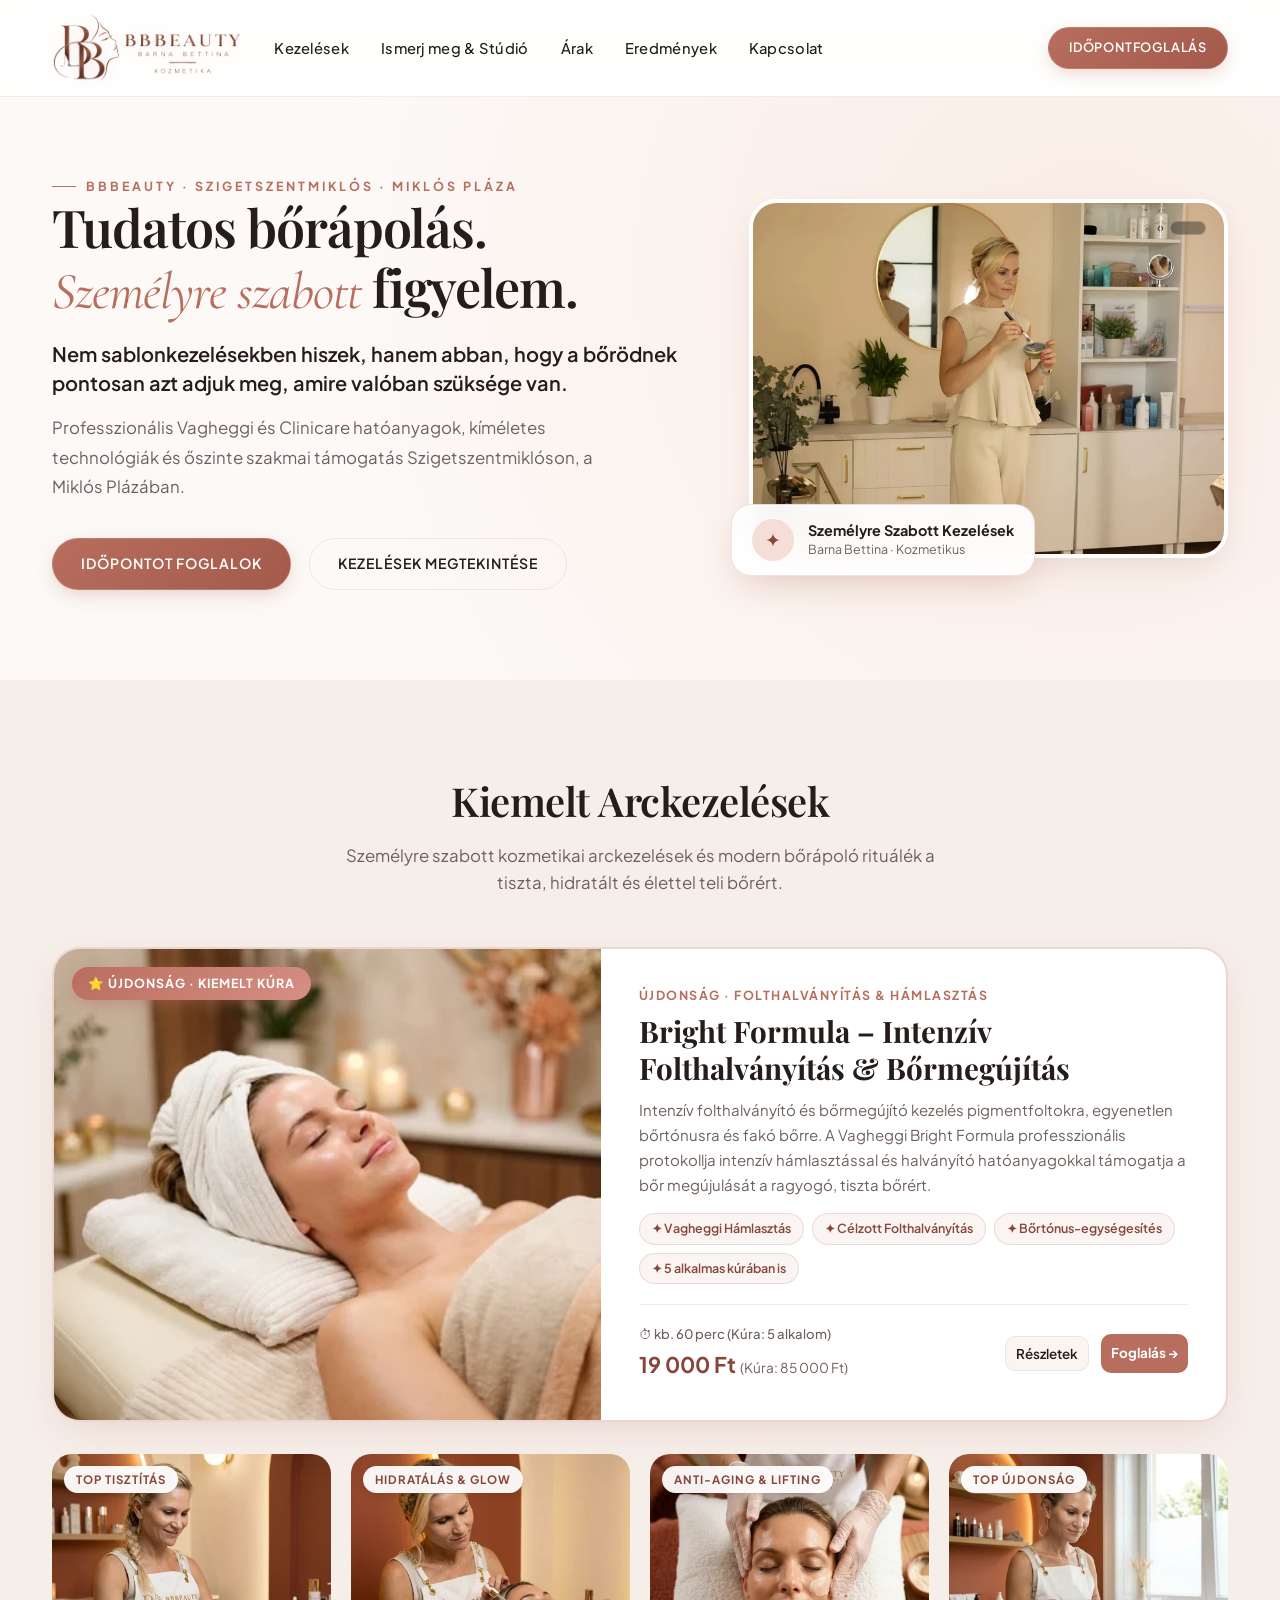
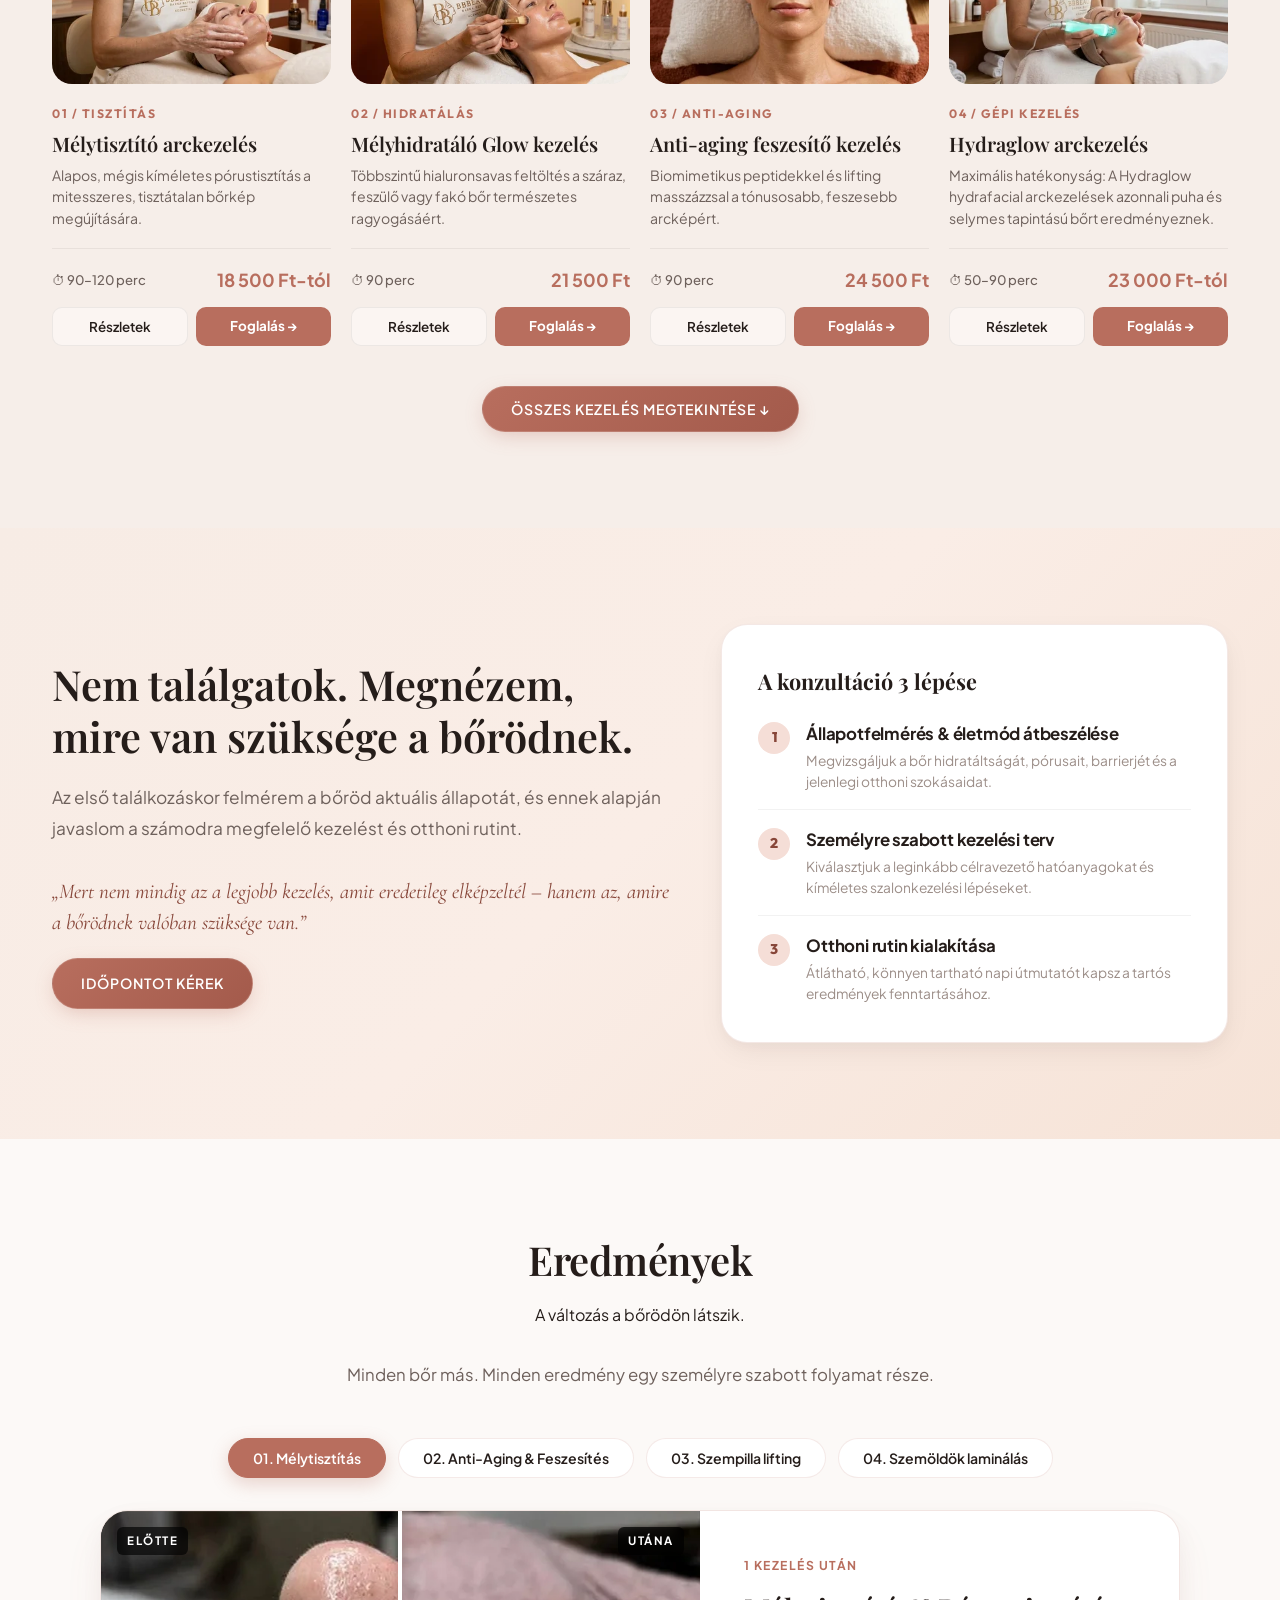
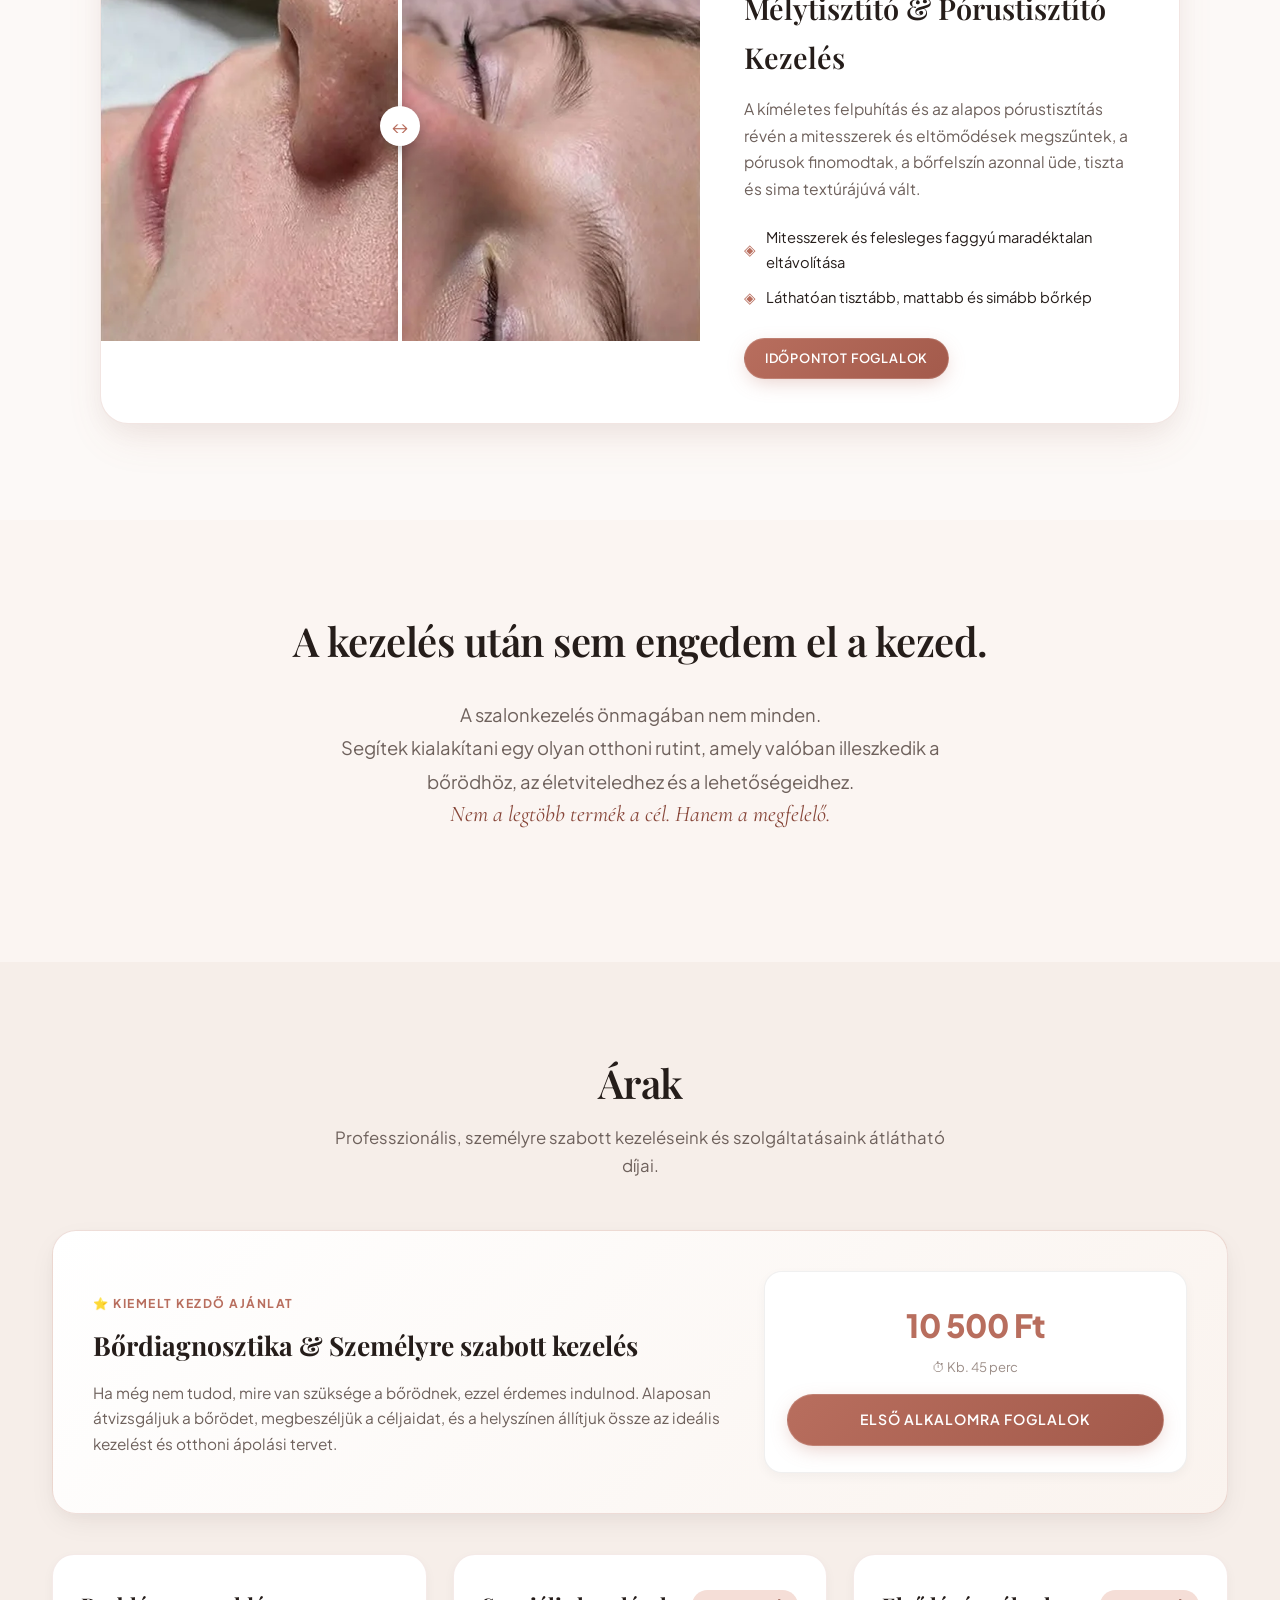
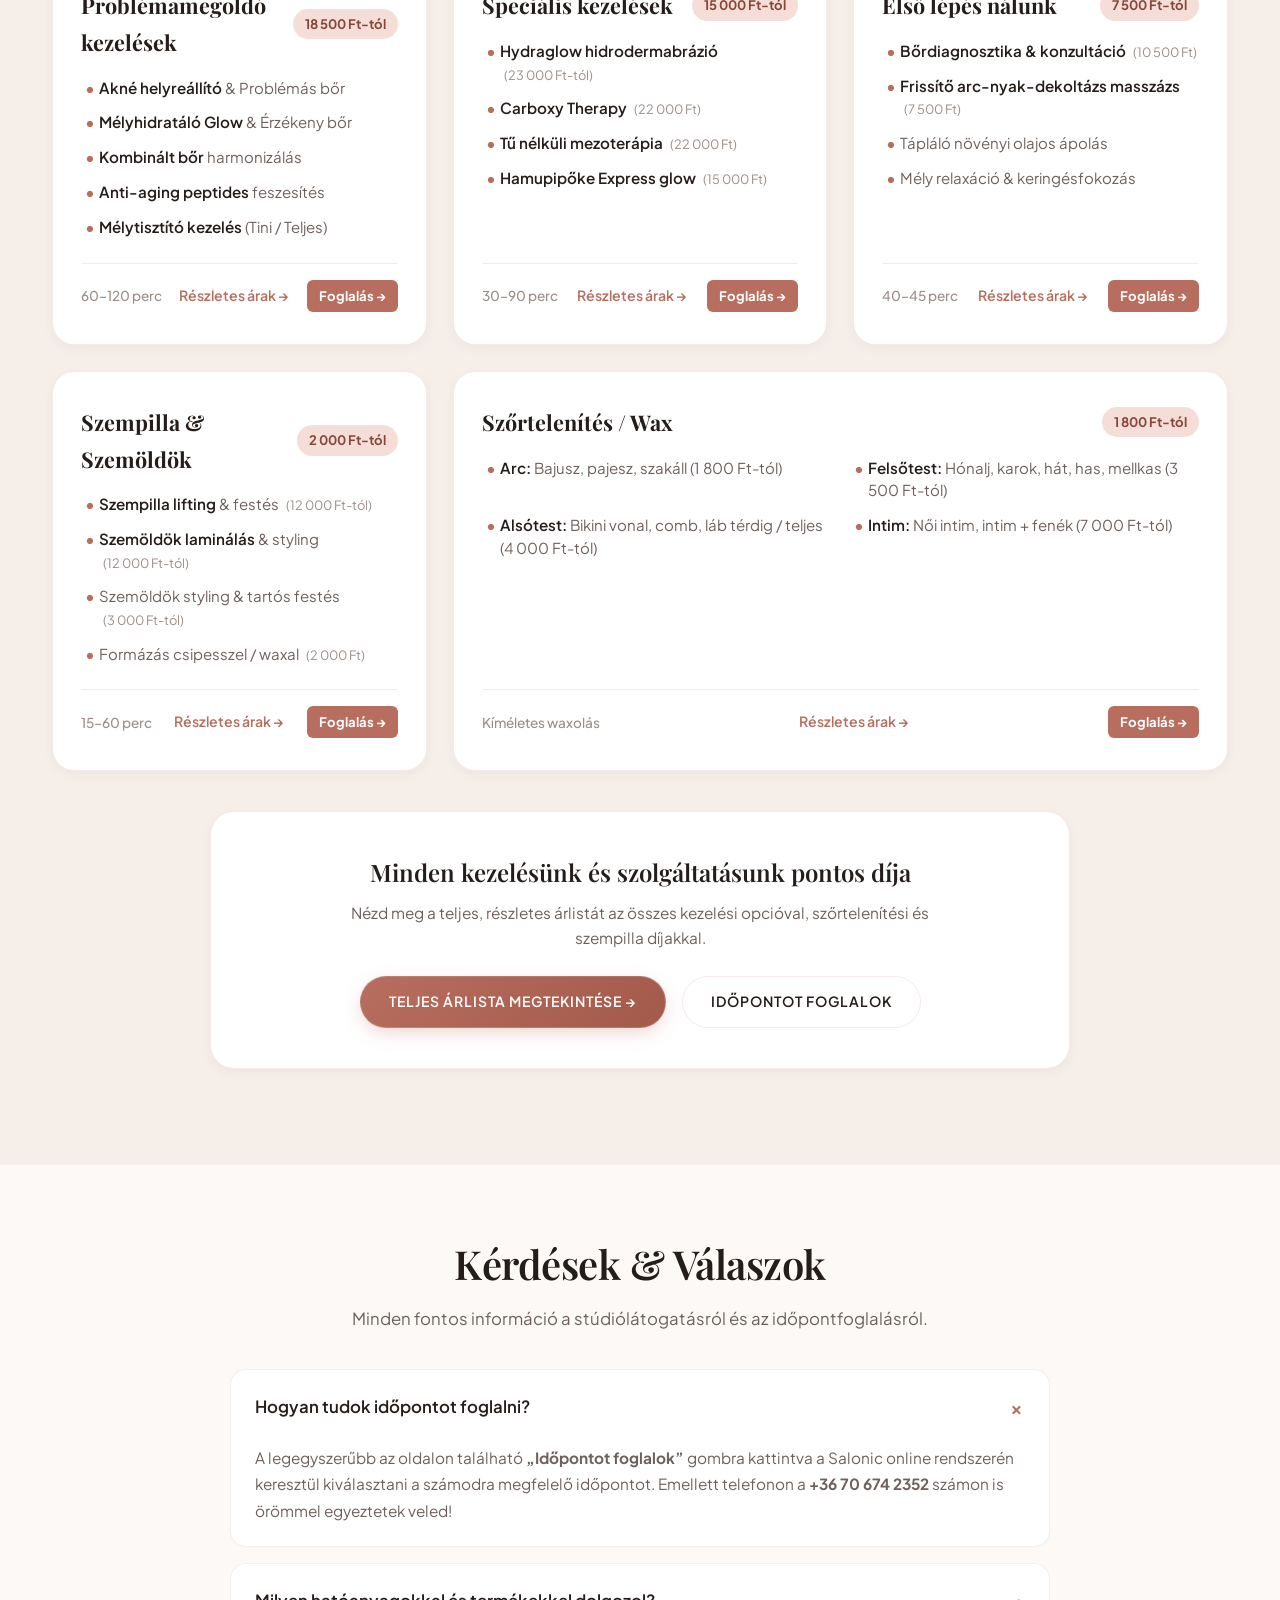
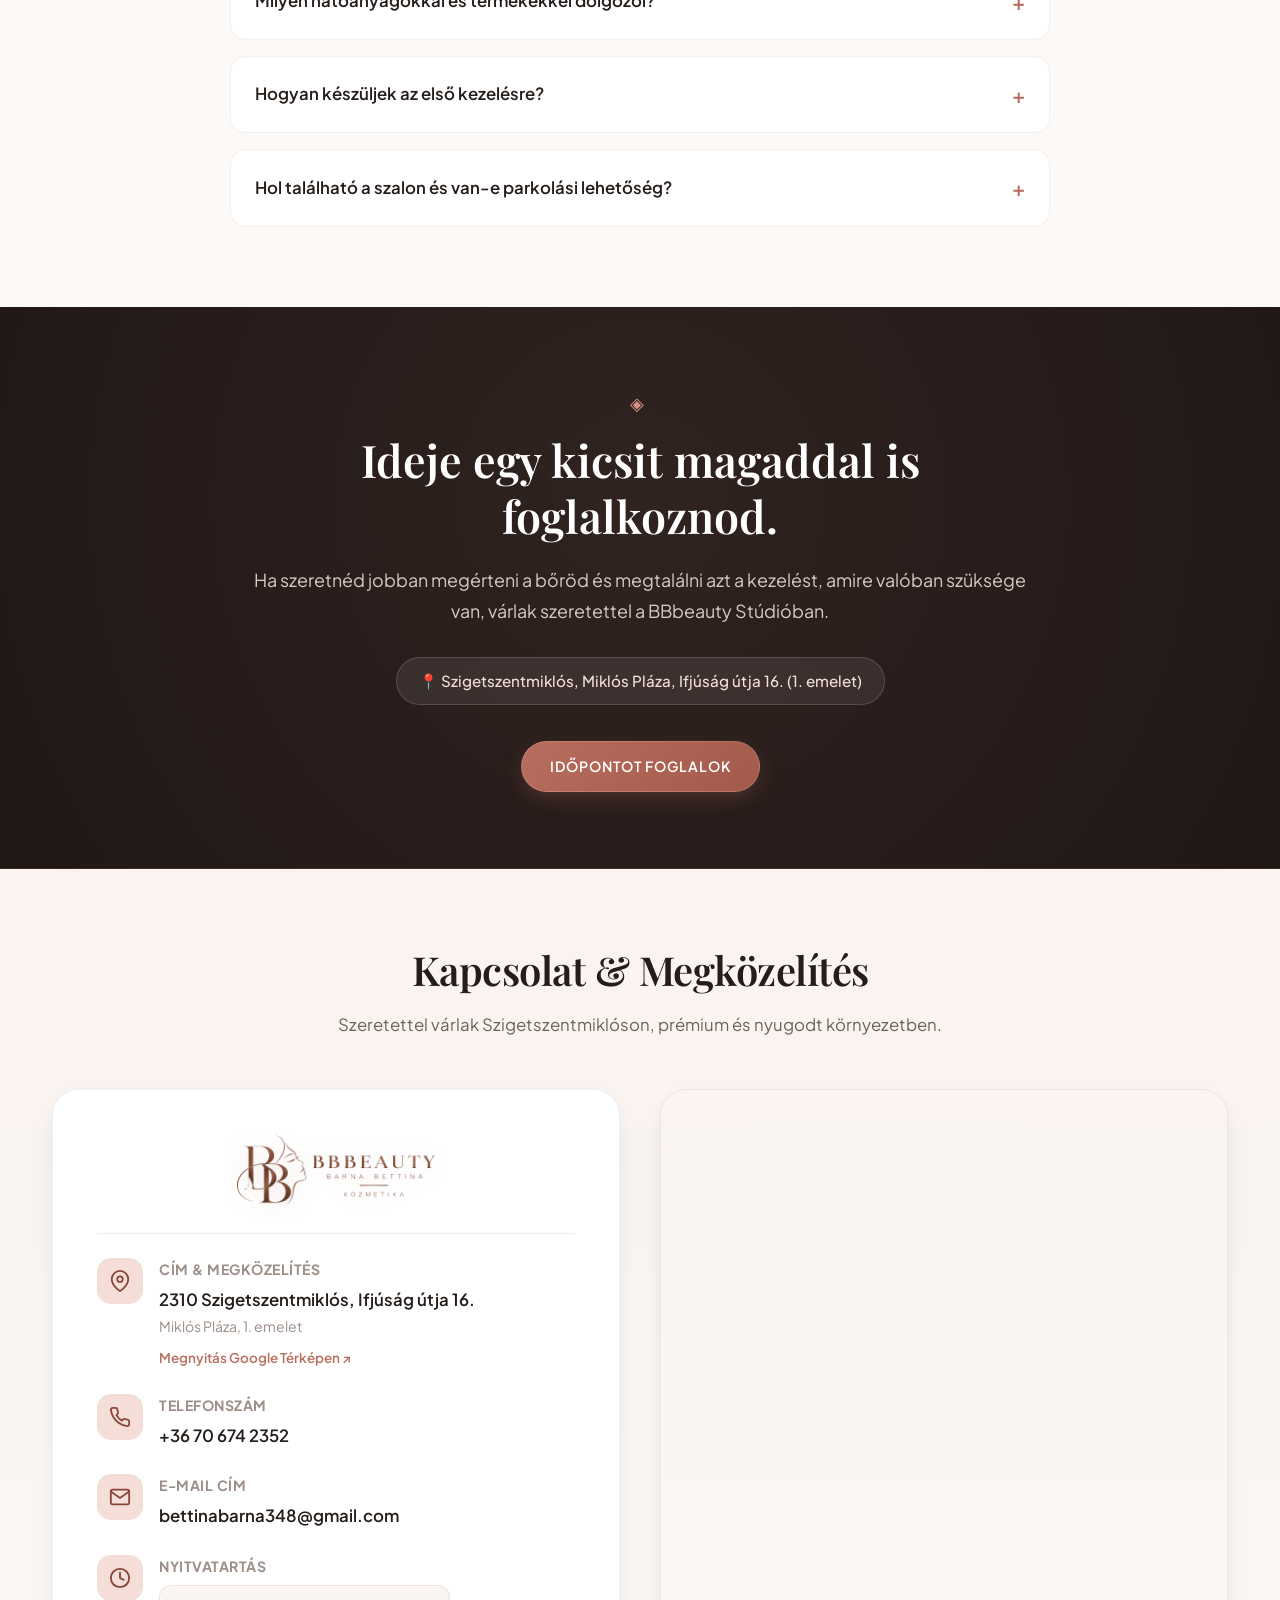
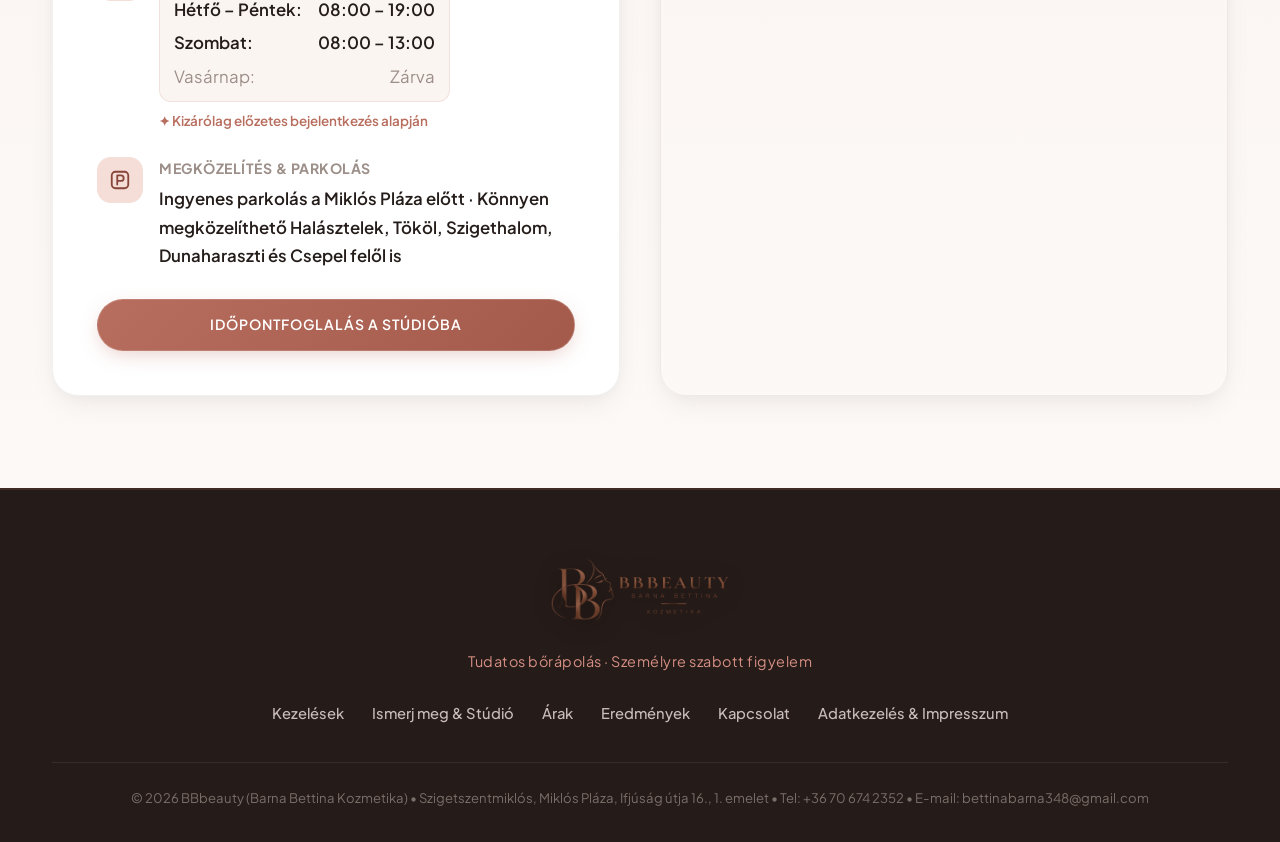
<file: index.html>
<!DOCTYPE html>

<html lang="hu">
<head>
<!-- Google tag (gtag.js) -->
<script async src="https://www.googletagmanager.com/gtag/js?id=G-3BNVEBYM7K"></script>
<script>
  window.dataLayer = window.dataLayer || [];
  function gtag(){dataLayer.push(arguments);}
  gtag('js', new Date());

  gtag('config', 'G-3BNVEBYM7K');
  gtag('config', 'AW-18446564317');
</script>
<meta charset="utf-8"/>
<meta content="width=device-width, initial-scale=1.0" name="viewport"/>
<title>BBbeauty Kozmetika Szigetszentmiklós · Prémium Arckezelések</title>
<meta content="Tudatos bőrápolás Szigetszentmiklóson a Miklós Plázában. Vagheggi és Clinicare kezelések, mélytisztítás, hialuronsavas és oxigénes arckezelések. Foglalj időpontot!" name="description"/>
<meta content="index, follow, max-image-preview:large, max-snippet:-1, max-video-preview:-1" name="robots"/>
<link href="https://bbbeautykozmetika.hu/" rel="canonical"/>
<link href="favicon.ico" rel="icon" sizes="any"/>
<link href="favicon-32x32.png" rel="icon" sizes="32x32" type="image/png"/>
<link href="favicon-16x16.png" rel="icon" sizes="16x16" type="image/png"/>
<link href="apple-touch-icon.png" rel="apple-touch-icon"/>
<link href="manifest.json" rel="manifest"/>
<meta content="#B86E5E" name="theme-color"/>
<!-- OpenGraph / Social SEO -->
<meta content="website" property="og:type"/>
<meta content="hu_HU" property="og:locale"/>
<meta content="https://bbbeautykozmetika.hu/" property="og:url"/>
<meta content="BBbeauty Kozmetika Szigetszentmiklós" property="og:site_name"/>
<meta content="BBbeauty Kozmetika Szigetszentmiklós · Prémium Arckezelések" property="og:title"/>
<meta content="Tudatos bőrápolás Szigetszentmiklóson a Miklós Plázában. Vagheggi és Clinicare kezelések, mélytisztítás, hialuronsavas és oxigénes arckezelések. Foglalj időpontot!" property="og:description"/>
<meta content="https://bbbeautykozmetika.hu/images/bbbeauty-oxytech-glow-arckezeles-szigetszentmiklos-1200.jpg" property="og:image"/>
<meta content="1200" property="og:image:width"/>
<meta content="900" property="og:image:height"/>
<meta content="BBbeauty Kozmetika Szigetszentmiklós - Barna Bettina" property="og:image:alt"/>
<meta content="summary_large_image" name="twitter:card"/>
<meta content="BBbeauty Kozmetika Szigetszentmiklós · Prémium Arckezelések" name="twitter:title"/>
<meta content="https://bbbeautykozmetika.hu/images/bbbeauty-oxytech-glow-arckezeles-szigetszentmiklos-1200.jpg" name="twitter:image"/>
<!-- Schema.org LocalBusiness Structured Data -->
<script type="application/ld+json">
{
  "@context": "https://schema.org",
  "@graph": [
    {
      "@type": "BeautySalon",
      "@id": "https://bbbeautykozmetika.hu/#salon",
      "name": "BBbeauty Kozmetika - Barna Bettina",
      "url": "https://bbbeautykozmetika.hu/",
      "image": [
        "https://bbbeautykozmetika.hu/images/bbbeauty-bright-formula-folthalvanyito-kezeles-1200.jpg",
        "https://bbbeautykozmetika.hu/images/bbbeauty-oxytech-glow-arckezeles-szigetszentmiklos-1200.jpg",
        "https://bbbeautykozmetika.hu/images/bbbeauty-barna-bettina-kozmetikus-szigetszentmiklos-1200.jpg"
      ],
      "description": "Személyre szabott arckezelések, tudatos bőrápolás, Vagheggi Bright Formula hámlasztás, gépi kezelések és olasz fitokozmetika Szigetszentmiklóson a Miklós Plázában.",
      "serviceType": [
        "Kozmetika Szigetszentmiklós",
        "Bright Formula pigmentfolt halványítás és hámlasztás",
        "Bőrmegújító arckezelések",
        "Személyre szabott arckezelés",
        "Arctisztítás és akné kezelés",
        "Hydraglow hidrodermabrázió",
        "Anti-aging kezelés",
        "Szempilla lifting",
        "Szemöldök laminálás"
      ],
      "areaServed": [
        "Szigetszentmiklós",
        "Halásztelek",
        "Tököl",
        "Szigethalom",
        "Dunaharaszti",
        "Csepel"
      ],
      "address": {
        "@type": "PostalAddress",
        "streetAddress": "Ifjúság útja 16., Miklós Pláza 1. emelet",
        "addressLocality": "Szigetszentmiklós",
        "postalCode": "2310",
        "addressCountry": "HU"
      },
      "geo": {
        "@type": "GeoCoordinates",
        "latitude": 47.3456,
        "longitude": 19.0483
      },
      "telephone": "+36706742352",
      "email": "bettinabarna348@gmail.com",
      "priceRange": "$$",
      "openingHoursSpecification": [
        {
          "@type": "OpeningHoursSpecification",
          "dayOfWeek": ["Monday", "Tuesday", "Wednesday", "Thursday", "Friday"],
          "opens": "08:00",
          "closes": "19:00"
        },
        {
          "@type": "OpeningHoursSpecification",
          "dayOfWeek": "Saturday",
          "opens": "08:00",
          "closes": "13:00"
        }
      ]
    },
    {
      "@type": "FAQPage",
      "@id": "https://bbbeautykozmetika.hu/#faq",
      "mainEntity": [
        {
          "@type": "Question",
          "name": "Hogyan tudok időpontot foglalni?",
          "acceptedAnswer": {
            "@type": "Answer",
            "text": "A legegyszerűbb az oldalon található 'Időpontot foglalok' gombra kattintva a Salonic online rendszerén keresztül kiválasztani a számodra megfelelő időpontot. Emellett telefonon a +36 70 674 2352 számon is egyeztethetünk."
          }
        },
        {
          "@type": "Question",
          "name": "Milyen hatóanyagokkal és termékekkel dolgozol?",
          "acceptedAnswer": {
            "@type": "Answer",
            "text": "A kezelések során professzionális, magas hatóanyag-tartalmú Vagheggi olasz fitokozmetikumokkal és Clinicare orvos-kozmetikai termékekkel dolgozom a bőr egyéni állapotához igazítva."
          }
        },
        {
          "@type": "Question",
          "name": "Hogyan készüljek az első kezelésre?",
          "acceptedAnswer": {
            "@type": "Answer",
            "text": "Különösebb előkészület nem szükséges. Nyugodtan érkezhetsz sminkben is, a stúdióban kíméletesen megtisztítom az arcodat. Érdemes átgondolnod, milyen termékeket használsz most otthon."
          }
        },
        {
          "@type": "Question",
          "name": "Hol található a szalon és van-e parkolási lehetőség?",
          "acceptedAnswer": {
            "@type": "Answer",
            "text": "A stúdió Szigetszentmiklóson, a Miklós Pláza 1. emeletén található (Ifjúság útja 16.). Az épület előtt kényelmes és ingyenes parkolóhelyek állnak rendelkezésedre."
          }
        }
      ]
    }
  ]
}
</script>
<!-- Google Fonts (Non-blocking Asynchronous Preloading) -->
<link href="https://fonts.googleapis.com" rel="preconnect"/>
<link crossorigin="" href="https://fonts.gstatic.com" rel="preconnect"/>
<link as="style" href="https://fonts.googleapis.com/css2?family=Cormorant+Garamond:ital,wght@0,400;0,500;0,600;0,700;1,400;1,600&amp;family=Outfit:wght@400;500;600;700;800&amp;family=Playfair+Display:ital,wght@0,400;0,600;0,700;1,400&amp;family=Plus+Jakarta+Sans:wght@300;400;500;600;700;800&amp;display=swap" rel="preload"/>
<link href="https://fonts.googleapis.com/css2?family=Cormorant+Garamond:ital,wght@0,400;0,500;0,600;0,700;1,400;1,600&amp;family=Outfit:wght@400;500;600;700;800&amp;family=Playfair+Display:ital,wght@0,400;0,600;0,700;1,400&amp;family=Plus+Jakarta+Sans:wght@300;400;500;600;700;800&amp;display=swap" media="print" onload="this.media='all'" rel="stylesheet"/>
<noscript>
<link href="https://fonts.googleapis.com/css2?family=Cormorant+Garamond:ital,wght@0,400;0,500;0,600;0,700;1,400;1,600&amp;family=Outfit:wght@400;500;600;700;800&amp;family=Playfair+Display:ital,wght@0,400;0,600;0,700;1,400&amp;family=Plus+Jakarta+Sans:wght@300;400;500;600;700;800&amp;display=swap" rel="stylesheet"/>
</noscript>
<link href="styles.css?v=8.2" rel="stylesheet"/>
</head>
<body id="top">
<!-- ================= HEADER & NAVIGATION ================= -->
<header class="site-header">
<div class="container">
<nav class="navbar">
<a class="brand-logo" href="#top" title="BBbeauty - Vissza a tetejére">
<img alt="BBbeauty Logo Szigetszentmiklós" class="brand-logo-img" height="60" src="images/logonyujtott.png" width="168"/>
</a>
<ul class="nav-links">
<li><a class="nav-link" href="#kezelesek">Kezelések</a></li>
<li><a class="nav-link" href="rolam.html">Ismerj meg &amp; Stúdió</a></li>
<li><a class="nav-link" href="arak.html">Árak</a></li>
<li><a class="nav-link" href="#eredmenyek">Eredmények</a></li>
<li><a class="nav-link" href="#kapcsolat">Kapcsolat</a></li>
</ul>
<div class="nav-actions">
<a class="btn btn-primary btn-sm" href="https://bbbeautykozmetika.salonic.hu/showServices/?employeeId=33059&amp;placeId=14908&amp;serviceId=0" rel="noopener noreferrer" target="_blank">
            Időpontfoglalás
          </a>
<button aria-label="Menü megnyitása" class="hamburger-btn">
<span></span><span></span><span></span>
</button>
</div>
</nav>
</div>
</header>
<!-- Mobil Drawer Menü -->
<div class="drawer-backdrop"></div>
<div aria-hidden="true" class="mobile-nav-drawer">
<div class="drawer-header">
<img alt="BBbeauty Logo" decoding="async" height="54" loading="lazy" src="images/logonyujtott.png" style="height: 52px; width: auto; object-fit: contain;" width="150"/>
<button aria-label="Menü bezárása" class="drawer-close-btn">×</button>
</div>
<ul class="drawer-links">
<li><a href="#kezelesek">Kezelések</a></li>
<li><a href="rolam.html">Ismerj meg &amp; Stúdió</a></li>
<li><a href="arak.html">Árak</a></li>
<li><a href="#eredmenyek">Eredmények</a></li>
<li><a href="#arcdiagnosztika">Arcdiagnosztika</a></li>
<li><a href="#gyik">GYIK</a></li>
<li><a href="#kapcsolat">Kapcsolat</a></li>
</ul>
<div style="margin-top: auto; padding-top: 24px;">
<a class="btn btn-primary" href="https://bbbeautykozmetika.salonic.hu/showServices/?employeeId=33059&amp;placeId=14908&amp;serviceId=0" rel="noopener noreferrer" style="width: 100%;" target="_blank">
        Időpontfoglalás
      </a>
</div>
</div>
<!-- ================= 1. HERO SZEKCIÓ (SLIDERREL & V8 BRANDING) ================= -->
<section class="hero-section">
<div class="container">
<div class="hero-grid">
<div class="hero-content">
<div class="hero-tag">BBbeauty · Szigetszentmiklós · Miklós Pláza</div>
<h1 class="hero-title">
            Tudatos bőrápolás.<br/>
<em>Személyre szabott</em> figyelem.
          </h1>
<p class="hero-subtitle">
            Nem sablonkezelésekben hiszek, hanem abban, hogy a bőrödnek pontosan azt adjuk meg, amire valóban szüksége van.
          </p>
<p class="hero-lead">
            Professzionális Vagheggi és Clinicare hatóanyagok, kíméletes technológiák és őszinte szakmai támogatás Szigetszentmiklóson, a Miklós Plázában.
          </p>
<div class="hero-actions">
<a class="btn btn-primary" href="https://bbbeautykozmetika.salonic.hu/showServices/?employeeId=33059&amp;placeId=14908&amp;serviceId=0" rel="noopener noreferrer" target="_blank">
              Időpontot foglalok
            </a>
<a class="btn btn-outline" href="#kezelesek">
              Kezelések megtekintése
            </a>
</div>
</div>
<div class="hero-visual">
<div class="portrait-card">
<!-- 3 Képes Finom Hero Slider -->
<div class="hero-slider-frame">
<div class="hero-slide active">
<img alt="BBbeauty Kozmetika Szigetszentmiklós - Professzionális tálkeverés és hatóanyagok előkészítése" fetchpriority="high" height="450" loading="eager" sizes="(max-width: 768px) 100vw, 600px" src="images/bbbeauty-szalon-kezeles-elokeszites-800.webp" srcset="images/bbbeauty-szalon-kezeles-elokeszites-480.webp 480w, images/bbbeauty-szalon-kezeles-elokeszites-800.webp 800w, images/bbbeauty-szalon-kezeles-elokeszites-1200.webp 1200w" width="600"/>
</div>
<div class="hero-slide">
<img alt="BBbeauty Kozmetika - Exkluzív kezelőágy és prémium szalonkörnyezet Szigetszentmiklóson" decoding="async" height="600" loading="lazy" sizes="(max-width: 768px) 100vw, 600px" src="images/bbbeauty-szalon-kezeloagy-vagheggi-800.webp" srcset="images/bbbeauty-szalon-kezeloagy-vagheggi-480.webp 480w, images/bbbeauty-szalon-kezeloagy-vagheggi-800.webp 800w, images/bbbeauty-szalon-kezeloagy-vagheggi-1200.webp 1200w" width="600"/>
</div>
<div class="hero-slide">
<img alt="BBbeauty Kozmetika - Barna Bettina kozmetikus a kezelőágynál" decoding="async" height="600" loading="lazy" sizes="(max-width: 768px) 100vw, 600px" src="images/bbbeauty-barna-bettina-kezeles-kozben-800.webp" srcset="images/bbbeauty-barna-bettina-kezeles-kozben-480.webp 480w, images/bbbeauty-barna-bettina-kezeles-kozben-800.webp 800w, images/bbbeauty-barna-bettina-kezeles-kozben-1200.webp 1200w" width="600"/>
</div>
<!-- Slider navigációs pontok -->
<div class="hero-slider-dots">
<button aria-label="1. kép megtekintése" class="slider-dot active"></button>
<button aria-label="2. kép megtekintése" class="slider-dot"></button>
<button aria-label="3. kép megtekintése" class="slider-dot"></button>
</div>
</div>
<!-- Lebegő Prémium Badge -->
<div class="portrait-floating-badge">
<div class="floating-badge-icon">✦</div>
<div>
<div class="floating-badge-title">Személyre Szabott Kezelések</div>
<div class="floating-badge-sub">Barna Bettina · Kozmetikus</div>
</div>
</div>
</div>
</div>
</div>
</div>
</section>
<!-- ================= 2. KEZELÉSEK (TOP 4 KÉPES KÁRTYA & TELJES KATALÓGUS) ================= -->
<section class="site-section section-alt" id="kezelesek">
<div class="container">
<div class="section-head-center">
<h2 class="section-title-large">Kiemelt Arckezelések</h2>
<p class="section-desc">
          Személyre szabott kozmetikai arckezelések és modern bőrápoló rituálék a tiszta, hidratált és élettel teli bőrért.
        </p>
</div>
<!-- 1. Fekvő Kiemelt Kezelés (Bright Formula – Intenzív Folthalványítás & Hámlasztás) -->
<div class="v8-signature-card">
<div class="v8-signature-img-wrap">
<img alt="BBbeauty Kozmetika Szigetszentmiklós - Bright Formula folthalványító és hámlasztó kezelés" height="900" loading="lazy" sizes="(max-width: 600px) 100vw, (max-width: 1024px) 50vw, 360px" src="images/bbbeauty-bright-formula-folthalvanyito-kezeles-800.webp" srcset="images/bbbeauty-bright-formula-folthalvanyito-kezeles-480.webp 480w, images/bbbeauty-bright-formula-folthalvanyito-kezeles-800.webp 800w, images/bbbeauty-bright-formula-folthalvanyito-kezeles-1200.webp 1200w" width="1200"/>
<span class="v8-signature-badge">⭐ Újdonság · Kiemelt Kúra</span>
</div>
<div class="v8-signature-body">
<div>
<span class="v8-signature-tag">Újdonság · Folthalványítás &amp; Hámlasztás</span>
<h3 class="v8-signature-title">Bright Formula – Intenzív Folthalványítás &amp; Bőrmegújítás</h3>
<p class="v8-signature-desc">
              Intenzív folthalványító és bőrmegújító kezelés pigmentfoltokra, egyenetlen bőrtónusra és fakó bőrre. A Vagheggi Bright Formula professzionális protokollja intenzív hámlasztással és halványító hatóanyagokkal támogatja a bőr megújulását a ragyogó, tiszta bőrért.
            </p>
<div class="v8-signature-features">
<span class="v8-signature-pill">✦ Vagheggi Hámlasztás</span>
<span class="v8-signature-pill">✦ Célzott Folthalványítás</span>
<span class="v8-signature-pill">✦ Bőrtónus-egységesítés</span>
<span class="v8-signature-pill">✦ 5 alkalmas kúrában is</span>
</div>
</div>
<div class="v8-signature-footer">
<div class="v8-signature-meta">
<span class="v8-signature-duration">⏱ kb. 60 perc (Kúra: 5 alkalom)</span>
<span class="v8-signature-price">19 000 Ft <span style="font-size: 0.85rem; font-weight: normal; color: var(--text-muted);">(Kúra: 85 000 Ft)</span></span>
</div>
<div class="v8-signature-actions">
<button class="btn-detail-link btn-treatment-detail" data-id="bright-formula">Részletek</button>
<a class="btn-card-book" href="https://bbbeautykozmetika.salonic.hu/selectDate/?employeeId=33059&amp;placeId=14908&amp;serviceId=481673&amp;back=/selectEmployee/?placeId=14908&amp;serviceId=481673" rel="noopener noreferrer" target="_blank">Foglalás →</a>
</div>
</div>
</div>
</div>
<!-- 2. További 4 Kiemelt Kezelés (4-es Kártyarács) -->
<div class="v8-top-grid">
<!-- 1. Mélytisztító arckezelés -->
<div class="v8-top-card">
<div class="v8-top-img-wrap">
<img alt="BBbeauty Kozmetika Szigetszentmiklós - Mélytisztító arckezelés és pórustisztítás" height="900" loading="lazy" sizes="(max-width: 600px) 100vw, (max-width: 1024px) 50vw, 360px" src="images/bbbeauty-melytisztito-arckezeles-szigetszentmiklos-800.webp" srcset="images/bbbeauty-melytisztito-arckezeles-szigetszentmiklos-480.webp 480w, images/bbbeauty-melytisztito-arckezeles-szigetszentmiklos-800.webp 800w, images/bbbeauty-melytisztito-arckezeles-szigetszentmiklos-1200.webp 1200w" width="1200"/>
<span class="v8-top-badge">Top Tisztítás</span>
</div>
<div class="v8-top-body">
<div>
<span class="v8-top-num">01 / TISZTÍTÁS</span>
<h3 class="v8-top-title">Mélytisztító arckezelés</h3>
<p class="v8-top-desc">Alapos, mégis kíméletes pórustisztítás a mitesszeres, tisztátalan bőrkép megújítására.</p>
</div>
<div class="v8-top-footer">
<div class="v8-top-meta">
<span class="v8-top-duration">⏱ 90–120 perc</span>
<span class="v8-top-price">18 500 Ft-tól</span>
</div>
<div class="card-action-btns">
<button class="btn-detail-link btn-treatment-detail" data-id="melytisztito-arckezeles">Részletek</button>
<a class="btn-card-book btn-treatment-detail" data-id="melytisztito-arckezeles" href="https://bbbeautykozmetika.salonic.hu/selectEmployee/?placeId=14908&amp;serviceId=479903" rel="noopener noreferrer">Foglalás →</a>
</div>
</div>
</div>
</div>
<!-- 2. Mélyhidratáló Glow kezelés -->
<div class="v8-top-card">
<div class="v8-top-img-wrap">
<img alt="BBbeauty Kozmetika Szigetszentmiklós - Mélyhidratáló Glow hialuronsavas arckezelés" height="900" loading="lazy" sizes="(max-width: 600px) 100vw, (max-width: 1024px) 50vw, 360px" src="images/bbbeauty-melyhidralato-glow-arckezeles-800.webp" srcset="images/bbbeauty-melyhidralato-glow-arckezeles-480.webp 480w, images/bbbeauty-melyhidralato-glow-arckezeles-800.webp 800w, images/bbbeauty-melyhidralato-glow-arckezeles-1200.webp 1200w" width="1200"/>
<span class="v8-top-badge">Hidratálás &amp; Glow</span>
</div>
<div class="v8-top-body">
<div>
<span class="v8-top-num">02 / HIDRATÁLÁS</span>
<h3 class="v8-top-title">Mélyhidratáló Glow kezelés</h3>
<p class="v8-top-desc">Többszintű hialuronsavas feltöltés a száraz, feszülő vagy fakó bőr természetes ragyogásáért.</p>
</div>
<div class="v8-top-footer">
<div class="v8-top-meta">
<span class="v8-top-duration">⏱ 90 perc</span>
<span class="v8-top-price">21 500 Ft</span>
</div>
<div class="card-action-btns">
<button class="btn-detail-link btn-treatment-detail" data-id="melyhidralato-glow">Részletek</button>
<a class="btn-card-book" href="https://bbbeautykozmetika.salonic.hu/selectEmployee/?placeId=14908&amp;serviceId=479908" rel="noopener noreferrer" target="_blank">Foglalás →</a>
</div>
</div>
</div>
</div>
<!-- 3. Anti-aging feszesítő kezelés -->
<div class="v8-top-card">
<div class="v8-top-img-wrap">
<img alt="BBbeauty Kozmetika Szigetszentmiklós - Anti-aging peptides lifting kezelés" height="900" loading="lazy" sizes="(max-width: 600px) 100vw, (max-width: 1024px) 50vw, 360px" src="images/bbbeauty-anti-aging-feszesito-kezeles-800.webp" srcset="images/bbbeauty-anti-aging-feszesito-kezeles-480.webp 480w, images/bbbeauty-anti-aging-feszesito-kezeles-800.webp 800w, images/bbbeauty-anti-aging-feszesito-kezeles-1200.webp 1200w" width="1200"/>
<span class="v8-top-badge">Anti-Aging &amp; Lifting</span>
</div>
<div class="v8-top-body">
<div>
<span class="v8-top-num">03 / ANTI-AGING</span>
<h3 class="v8-top-title">Anti-aging feszesítő kezelés</h3>
<p class="v8-top-desc">Biomimetikus peptidekkel és lifting masszázzsal a tónusosabb, feszesebb arcképért.</p>
</div>
<div class="v8-top-footer">
<div class="v8-top-meta">
<span class="v8-top-duration">⏱ 90 perc</span>
<span class="v8-top-price">24 500 Ft</span>
</div>
<div class="card-action-btns">
<button class="btn-detail-link btn-treatment-detail" data-id="anti-aging-feszesito">Részletek</button>
<a class="btn-card-book" href="https://bbbeautykozmetika.salonic.hu/selectEmployee/?placeId=14908&amp;serviceId=479914" rel="noopener noreferrer" target="_blank">Foglalás →</a>
</div>
</div>
</div>
</div>
<!-- 4. Hydraglow hidrodermabráziós arckezelés -->
<div class="v8-top-card">
<div class="v8-top-img-wrap">
<img alt="BBbeauty Kozmetika Szigetszentmiklós - Hydraglow hidrodermabráziós arckezelés" height="900" loading="lazy" sizes="(max-width: 600px) 100vw, (max-width: 1024px) 50vw, 360px" src="images/bbbeauty-hydraglow-hidrodermabrazio-kezeles-800.webp" srcset="images/bbbeauty-hydraglow-hidrodermabrazio-kezeles-480.webp 480w, images/bbbeauty-hydraglow-hidrodermabrazio-kezeles-800.webp 800w, images/bbbeauty-hydraglow-hidrodermabrazio-kezeles-1200.webp 1200w" width="1200"/>
<span class="v8-top-badge">Top Újdonság</span>
</div>
<div class="v8-top-body">
<div>
<span class="v8-top-num">04 / GÉPI KEZELÉS</span>
<h3 class="v8-top-title">Hydraglow arckezelés</h3>
<p class="v8-top-desc">Maximális hatékonyság: A Hydraglow hydrafacial arckezelések azonnali puha és selymes tapintású bőrt eredményeznek.</p>
</div>
<div class="v8-top-footer">
<div class="v8-top-meta">
<span class="v8-top-duration">⏱ 50–90 perc</span>
<span class="v8-top-price">23 000 Ft-tól</span>
</div>
<div class="card-action-btns">
<button class="btn-detail-link btn-treatment-detail" data-id="hydraglow-arckezeles">Részletek</button>
<a class="btn-card-book btn-treatment-detail" data-id="hydraglow-arckezeles" href="https://bbbeautykozmetika.salonic.hu/selectEmployee/?placeId=14908&amp;serviceId=480622" rel="noopener noreferrer">Foglalás →</a>
</div>
</div>
</div>
</div>
</div>
<!-- Összes kezelés megtekintése Gomb -->
<div style="text-align: center;">
<button class="btn btn-primary" id="toggleCatalogBtn">
          Összes kezelés megtekintése ↓
        </button>
</div>
<!-- Lenyíló / Részletes Katalógus Blokk (9 Kezelés Kategória Szűrőkkel) -->
<div class="treatments-catalog-wrap" id="catalogWrap" style="display: none;">
<div class="filter-tabs-bar">
<button class="filter-tab-btn active" data-filter="all">Összes Kezelés</button>
<button class="filter-tab-btn" data-filter="bormegujitas">Bőrmegújítás &amp; Halványítás</button>
<button class="filter-tab-btn" data-filter="cleansing">Mélytisztítás</button>
<button class="filter-tab-btn" data-filter="glow">Hidratálás &amp; Glow</button>
<button class="filter-tab-btn" data-filter="antiaging">Anti-aging &amp; Feszesítés</button>
<button class="filter-tab-btn" data-filter="problemas">Problémás Bőr</button>
<button class="filter-tab-btn" data-filter="sensitive">Érzékeny Bőr</button>
<button class="filter-tab-btn" data-filter="special">Gépi Kezelések</button>
</div>
<div class="treatments-grid">
<!-- 1. Bright Formula – Intenzív folthalványító & bőrmegújító kezelés -->
<div class="treatment-card-item" data-category="bormegujitas">
<div class="treatment-img-wrap">
<img alt="BBbeauty Kozmetika Szigetszentmiklós - Bright Formula folthalványító és hámlasztó kezelés" height="900" loading="lazy" sizes="(max-width: 600px) 100vw, (max-width: 1024px) 50vw, 360px" src="images/bbbeauty-bright-formula-folthalvanyito-kezeles-800.webp" srcset="images/bbbeauty-bright-formula-folthalvanyito-kezeles-480.webp 480w, images/bbbeauty-bright-formula-folthalvanyito-kezeles-800.webp 800w, images/bbbeauty-bright-formula-folthalvanyito-kezeles-1200.webp 1200w" width="1200"/>
<span class="treatment-badge-tag">⭐ Kiemelt Kúra</span>
</div>
<div class="treatment-body">
<div>
<h3 class="treatment-title">Bright Formula – Folthalványítás</h3>
<p class="treatment-desc">Intenzív folthalványító &amp; bőrmegújító kezelés pigmentfoltokra, egyenetlen bőrtónusra Vagheggi hámlasztással.</p>
</div>
<div class="treatment-footer">
<div class="treatment-meta-info">
<span class="treatment-duration">⏱ 60 perc</span>
<span class="treatment-price">19 000 Ft</span>
</div>
<div class="card-action-btns">
<button class="btn-detail-link btn-treatment-detail" data-id="bright-formula">Részletek</button>
<a class="btn-card-book" href="https://bbbeautykozmetika.salonic.hu/selectDate/?employeeId=33059&amp;placeId=14908&amp;serviceId=481673&amp;back=/selectEmployee/?placeId=14908&amp;serviceId=481673" rel="noopener noreferrer" target="_blank">Foglalás →</a>
</div>
</div>
</div>
</div>
<!-- 2. BBbeauty OxyTech Glow -->
<div class="treatment-card-item" data-category="bormegujitas special glow antiaging">
<div class="treatment-img-wrap">
<img alt="BBbeauty Kozmetika Szigetszentmiklós - OxyTech Glow oxigénes kezelés" height="900" loading="lazy" sizes="(max-width: 600px) 100vw, (max-width: 1024px) 50vw, 360px" src="images/bbbeauty-oxytech-glow-arckezeles-szigetszentmiklos-800.webp" srcset="images/bbbeauty-oxytech-glow-arckezeles-szigetszentmiklos-480.webp 480w, images/bbbeauty-oxytech-glow-arckezeles-szigetszentmiklos-800.webp 800w, images/bbbeauty-oxytech-glow-arckezeles-szigetszentmiklos-1200.webp 1200w" width="1200"/>
<span class="treatment-badge-tag">Csúcs-technológia</span>
</div>
<div class="treatment-body">
<div>
<h3 class="treatment-title">BBbeauty OxyTech Glow</h3>
<p class="treatment-desc">Komplex non-invazív oxigénterápia: gyengéd CO₂ hámlasztás, ultrahangos szérumbevitel és RF bőrfeszesítés.</p>
</div>
<div class="treatment-footer">
<div class="treatment-meta-info">
<span class="treatment-duration">⏱ 60 perc</span>
<span class="treatment-price">29 000 Ft</span>
</div>
<div class="card-action-btns">
<button class="btn-detail-link btn-treatment-detail" data-id="oxytech-glow">Részletek</button>
<a class="btn-card-book" href="https://bbbeautykozmetika.salonic.hu/selectEmployee/?placeId=14908&amp;serviceId=480621" rel="noopener noreferrer" target="_blank">Foglalás →</a>
</div>
</div>
</div>
</div>
<!-- 2. Mélytisztító arckezelés -->
<div class="treatment-card-item" data-category="cleansing">
<div class="treatment-img-wrap">
<img alt="BBbeauty Kozmetika Szigetszentmiklós - Mélytisztító arckezelés és pórustisztítás" height="900" loading="lazy" sizes="(max-width: 600px) 100vw, (max-width: 1024px) 50vw, 360px" src="images/bbbeauty-melytisztito-arckezeles-szigetszentmiklos-800.webp" srcset="images/bbbeauty-melytisztito-arckezeles-szigetszentmiklos-480.webp 480w, images/bbbeauty-melytisztito-arckezeles-szigetszentmiklos-800.webp 800w, images/bbbeauty-melytisztito-arckezeles-szigetszentmiklos-1200.webp 1200w" width="1200"/>
<span class="treatment-badge-tag">Mélytisztítás</span>
</div>
<div class="treatment-body">
<div>
<h3 class="treatment-title">Mélytisztító arckezelés</h3>
<p class="treatment-desc">Alapos, mégis kíméletes pórustisztítás a mitesszeres, tisztátalan bőrkép megújítására.</p>
</div>
<div class="treatment-footer">
<div class="treatment-meta-info">
<span class="treatment-duration">⏱ 90–120 perc</span>
<span class="treatment-price">18 500 Ft-tól</span>
</div>
<div class="card-action-btns">
<button class="btn-detail-link btn-treatment-detail" data-id="melytisztito-arckezeles">Részletek</button>
<a class="btn-card-book btn-treatment-detail" data-id="melytisztito-arckezeles" href="https://bbbeautykozmetika.salonic.hu/selectEmployee/?placeId=14908&amp;serviceId=479903" rel="noopener noreferrer">Foglalás →</a>
</div>
</div>
</div>
</div>
<!-- 3. Mélyhidratáló Glow kezelés -->
<div class="treatment-card-item" data-category="glow">
<div class="treatment-img-wrap">
<img alt="BBbeauty Kozmetika Szigetszentmiklós - Mélyhidratáló Glow hialuronsavas arckezelés" height="900" loading="lazy" sizes="(max-width: 600px) 100vw, (max-width: 1024px) 50vw, 360px" src="images/bbbeauty-melyhidralato-glow-arckezeles-800.webp" srcset="images/bbbeauty-melyhidralato-glow-arckezeles-480.webp 480w, images/bbbeauty-melyhidralato-glow-arckezeles-800.webp 800w, images/bbbeauty-melyhidralato-glow-arckezeles-1200.webp 1200w" width="1200"/>
<span class="treatment-badge-tag">Hidratálás</span>
</div>
<div class="treatment-body">
<div>
<h3 class="treatment-title">Mélyhidratáló Glow kezelés</h3>
<p class="treatment-desc">Többszintű hialuronsavas feltöltés a száraz, feszülő vagy fakó bőr természetes ragyogásáért.</p>
</div>
<div class="treatment-footer">
<div class="treatment-meta-info">
<span class="treatment-duration">⏱ 90 perc</span>
<span class="treatment-price">21 500 Ft</span>
</div>
<div class="card-action-btns">
<button class="btn-detail-link btn-treatment-detail" data-id="melyhidralato-glow">Részletek</button>
<a class="btn-card-book" href="https://bbbeautykozmetika.salonic.hu/selectEmployee/?placeId=14908&amp;serviceId=479908" rel="noopener noreferrer" target="_blank">Foglalás →</a>
</div>
</div>
</div>
</div>
<!-- 4. Anti-aging feszesítő kezelés -->
<div class="treatment-card-item" data-category="antiaging">
<div class="treatment-img-wrap">
<img alt="BBbeauty Kozmetika Szigetszentmiklós - Anti-aging peptides lifting kezelés" height="900" loading="lazy" sizes="(max-width: 600px) 100vw, (max-width: 1024px) 50vw, 360px" src="images/bbbeauty-anti-aging-feszesito-kezeles-800.webp" srcset="images/bbbeauty-anti-aging-feszesito-kezeles-480.webp 480w, images/bbbeauty-anti-aging-feszesito-kezeles-800.webp 800w, images/bbbeauty-anti-aging-feszesito-kezeles-1200.webp 1200w" width="1200"/>
<span class="treatment-badge-tag">Anti-Aging</span>
</div>
<div class="treatment-body">
<div>
<h3 class="treatment-title">Anti-aging feszesítő kezelés</h3>
<p class="treatment-desc">Biomimetikus peptidekkel és lifting masszázzsal a tónusosabb, feszesebb arcképért.</p>
</div>
<div class="treatment-footer">
<div class="treatment-meta-info">
<span class="treatment-duration">⏱ 90 perc</span>
<span class="treatment-price">24 500 Ft</span>
</div>
<div class="card-action-btns">
<button class="btn-detail-link btn-treatment-detail" data-id="anti-aging-feszesito">Részletek</button>
<a class="btn-card-book" href="https://bbbeautykozmetika.salonic.hu/selectEmployee/?placeId=14908&amp;serviceId=479914" rel="noopener noreferrer" target="_blank">Foglalás →</a>
</div>
</div>
</div>
</div>
<!-- 5. Akné helyreállító kezelés -->
<div class="treatment-card-item" data-category="problemas">
<div class="treatment-img-wrap">
<img alt="BBbeauty Kozmetika Szigetszentmiklós - Akné helyreállító problémás bőr kezelés" height="900" loading="lazy" sizes="(max-width: 600px) 100vw, (max-width: 1024px) 50vw, 360px" src="images/bbbeauty-problemas-bor-akne-kezeles-800.webp" srcset="images/bbbeauty-problemas-bor-akne-kezeles-480.webp 480w, images/bbbeauty-problemas-bor-akne-kezeles-800.webp 800w, images/bbbeauty-problemas-bor-akne-kezeles-1200.webp 1200w" width="1200"/>
<span class="treatment-badge-tag">Kiegyensúlyozás</span>
</div>
<div class="treatment-body">
<div>
<h3 class="treatment-title">Akné helyreállító kezelés</h3>
<p class="treatment-desc">Gyulladáscsökkentő, faggyúszabályozó ápolás mitesszeres, aknéra hajlamos bőrre.</p>
</div>
<div class="treatment-footer">
<div class="treatment-meta-info">
<span class="treatment-duration">⏱ 90 perc</span>
<span class="treatment-price">21 500 Ft</span>
</div>
<div class="card-action-btns">
<button class="btn-detail-link btn-treatment-detail" data-id="akne-helyreallito">Részletek</button>
<a class="btn-card-book" href="https://bbbeautykozmetika.salonic.hu/selectEmployee/?placeId=14908&amp;serviceId=479906" rel="noopener noreferrer" target="_blank">Foglalás →</a>
</div>
</div>
</div>
</div>
<!-- 6. Érzékeny bőr nyugtató rituálé -->
<div class="treatment-card-item" data-category="sensitive">
<div class="treatment-img-wrap">
<img alt="BBbeauty Kozmetika Szigetszentmiklós - Érzékeny bőr nyugtató barrier rituálé" height="900" loading="lazy" sizes="(max-width: 600px) 100vw, (max-width: 1024px) 50vw, 360px" src="images/bbbeauty-erzekeny-bor-nyugtato-kezeles-800.webp" srcset="images/bbbeauty-erzekeny-bor-nyugtato-kezeles-480.webp 480w, images/bbbeauty-erzekeny-bor-nyugtato-kezeles-800.webp 800w, images/bbbeauty-erzekeny-bor-nyugtato-kezeles-1200.webp 1200w" width="1200"/>
<span class="treatment-badge-tag">Bőrbarrier</span>
</div>
<div class="treatment-body">
<div>
<h3 class="treatment-title">Érzékeny bőr nyugtató rituálé</h3>
<p class="treatment-desc">Kifejezetten irritált, reaktív vagy kipirosodásra hajlamos arcbőr kíméletes megnyugtatása.</p>
</div>
<div class="treatment-footer">
<div class="treatment-meta-info">
<span class="treatment-duration">⏱ 90 perc</span>
<span class="treatment-price">23 500 Ft</span>
</div>
<div class="card-action-btns">
<button class="btn-detail-link btn-treatment-detail" data-id="erzekeny-bor-nyugtato">Részletek</button>
<a class="btn-card-book" href="https://bbbeautykozmetika.salonic.hu/selectEmployee/?placeId=14908&amp;serviceId=479910" rel="noopener noreferrer" target="_blank">Foglalás →</a>
</div>
</div>
</div>
</div>
<!-- 7. Kombinált bőrregeneráló kezelés -->
<div class="treatment-card-item" data-category="problemas glow">
<div class="treatment-img-wrap">
<img alt="BBbeauty Kozmetika Szigetszentmiklós - Kombinált bőrregeneráló maszkos kezelés" height="900" loading="lazy" sizes="(max-width: 600px) 100vw, (max-width: 1024px) 50vw, 360px" src="images/bbbeauty-kombinalt-bor-regeneralo-kezeles-800.webp" srcset="images/bbbeauty-kombinalt-bor-regeneralo-kezeles-480.webp 480w, images/bbbeauty-kombinalt-bor-regeneralo-kezeles-800.webp 800w, images/bbbeauty-kombinalt-bor-regeneralo-kezeles-1200.webp 1200w" width="1200"/>
<span class="treatment-badge-tag">Regenerálás</span>
</div>
<div class="treatment-body">
<div>
<h3 class="treatment-title">Kombinált bőrregeneráló kezelés</h3>
<p class="treatment-desc">Kombinált és egyensúlyát vesztett bőr komplex megújítása hatóanyagos mélytáplálással.</p>
</div>
<div class="treatment-footer">
<div class="treatment-meta-info">
<span class="treatment-duration">⏱ 60–90 perc</span>
<span class="treatment-price">18 500 Ft-tól</span>
</div>
<div class="card-action-btns">
<button class="btn-detail-link btn-treatment-detail" data-id="kombinalt-bor-kezeles">Részletek</button>
<a class="btn-card-book btn-treatment-detail" data-id="kombinalt-bor-kezeles" href="https://bbbeautykozmetika.salonic.hu/selectEmployee/?placeId=14908&amp;serviceId=479911" rel="noopener noreferrer">Foglalás →</a>
</div>
</div>
</div>
</div>
<!-- 8. Hydraglow hidrodermabráziós arckezelés -->
<div class="treatment-card-item" data-category="special">
<div class="treatment-img-wrap">
<img alt="BBbeauty Kozmetika Szigetszentmiklós - Hydraglow hidrodermabráziós arckezelés" height="900" loading="lazy" sizes="(max-width: 600px) 100vw, (max-width: 1024px) 50vw, 360px" src="images/bbbeauty-hydraglow-hidrodermabrazio-kezeles-800.webp" srcset="images/bbbeauty-hydraglow-hidrodermabrazio-kezeles-480.webp 480w, images/bbbeauty-hydraglow-hidrodermabrazio-kezeles-800.webp 800w, images/bbbeauty-hydraglow-hidrodermabrazio-kezeles-1200.webp 1200w" width="1200"/>
<span class="treatment-badge-tag">Hydrafacial</span>
</div>
<div class="treatment-body">
<div>
<h3 class="treatment-title">Hydraglow arckezelés</h3>
<p class="treatment-desc">Vákuumos Vortex folyadéksugaras pórustisztítás, savas hámlasztás és hatóanyag-bevitel.</p>
</div>
<div class="treatment-footer">
<div class="treatment-meta-info">
<span class="treatment-duration">⏱ 50–90 perc</span>
<span class="treatment-price">23 000 Ft-tól</span>
</div>
<div class="card-action-btns">
<button class="btn-detail-link btn-treatment-detail" data-id="hydraglow-arckezeles">Részletek</button>
<a class="btn-card-book btn-treatment-detail" data-id="hydraglow-arckezeles" href="https://bbbeautykozmetika.salonic.hu/selectEmployee/?placeId=14908&amp;serviceId=480622" rel="noopener noreferrer">Foglalás →</a>
</div>
</div>
</div>
</div>
<!-- 9. Carboxy Therapy -->
<div class="treatment-card-item" data-category="special">
<div class="treatment-img-wrap">
<img alt="BBbeauty Kozmetika Szigetszentmiklós - Carboxy Therapy CO2 megújító kezelés" height="900" loading="lazy" sizes="(max-width: 600px) 100vw, (max-width: 1024px) 50vw, 360px" src="images/bbbeauty-carboxy-therapy-arckezeles-800.webp" srcset="images/bbbeauty-carboxy-therapy-arckezeles-480.webp 480w, images/bbbeauty-carboxy-therapy-arckezeles-800.webp 800w, images/bbbeauty-carboxy-therapy-arckezeles-1200.webp 1200w" width="1200"/>
<span class="treatment-badge-tag">Oxigénterápia</span>
</div>
<div class="treatment-body">
<div>
<h3 class="treatment-title">Carboxy Therapy</h3>
<p class="treatment-desc">Szén-dioxid-alapú kezelés a mikrokeringés felpezsdítésére és a bőrlégzés támogatására.</p>
</div>
<div class="treatment-footer">
<div class="treatment-meta-info">
<span class="treatment-duration">⏱ 60 perc</span>
<span class="treatment-price">22 000 Ft</span>
</div>
<div class="card-action-btns">
<button class="btn-detail-link btn-treatment-detail" data-id="carboxy-therapy">Részletek</button>
<a class="btn-card-book" href="https://bbbeautykozmetika.salonic.hu/selectEmployee/?placeId=14908&amp;serviceId=479955" rel="noopener noreferrer" target="_blank">Foglalás →</a>
</div>
</div>
</div>
</div>
<!-- 10. Tű nélküli mezoterápia -->
<div class="treatment-card-item" data-category="special">
<div class="treatment-img-wrap">
<img alt="BBbeauty Kozmetika Szigetszentmiklós - Tű nélküli mezoterápia elektroporáció" height="900" loading="lazy" sizes="(max-width: 600px) 100vw, (max-width: 1024px) 50vw, 360px" src="images/bbbeauty-tu-nelkuli-mezoterapia-kezeles-800.webp" srcset="images/bbbeauty-tu-nelkuli-mezoterapia-kezeles-480.webp 480w, images/bbbeauty-tu-nelkuli-mezoterapia-kezeles-800.webp 800w, images/bbbeauty-tu-nelkuli-mezoterapia-kezeles-1200.webp 1200w" width="1200"/>
<span class="treatment-badge-tag">Elektroporáció</span>
</div>
<div class="treatment-body">
<div>
<h3 class="treatment-title">Tű nélküli mezoterápia</h3>
<p class="treatment-desc">Modern elektroporációs kezelés tűszúrás nélkül, steril orvosi hatóanyag-bevitellel.</p>
</div>
<div class="treatment-footer">
<div class="treatment-meta-info">
<span class="treatment-duration">⏱ 60 perc</span>
<span class="treatment-price">22 000 Ft</span>
</div>
<div class="card-action-btns">
<button class="btn-detail-link btn-treatment-detail" data-id="tu-nelkuli-mezoterapia">Részletek</button>
<a class="btn-card-book" href="https://bbbeautykozmetika.salonic.hu/selectEmployee/?placeId=14908&amp;serviceId=479956" rel="noopener noreferrer" target="_blank">Foglalás →</a>
</div>
</div>
</div>
</div>
<!-- 11. Hamupipőke Express -->
<div class="treatment-card-item" data-category="glow">
<div class="treatment-img-wrap">
<img alt="BBbeauty Kozmetika Szigetszentmiklós - Hamupipőke Express ragyogásfokozó kezelés" height="900" loading="lazy" sizes="(max-width: 600px) 100vw, (max-width: 1024px) 50vw, 360px" src="images/bbbeauty-hamupipoke-expressz-arckezeles-800.webp" srcset="images/bbbeauty-hamupipoke-expressz-arckezeles-480.webp 480w, images/bbbeauty-hamupipoke-expressz-arckezeles-800.webp 800w, images/bbbeauty-hamupipoke-expressz-arckezeles-1200.webp 1200w" width="1200"/>
<span class="treatment-badge-tag">Expressz Glow</span>
</div>
<div class="treatment-body">
<div>
<h3 class="treatment-title">Hamupipőke Express</h3>
<p class="treatment-desc">Gyors bőrfelfrissítés fontos esemény előtt az azonnali, üde és sima ragyogásért.</p>
</div>
<div class="treatment-footer">
<div class="treatment-meta-info">
<span class="treatment-duration">⏱ 30 perc</span>
<span class="treatment-price">15 000 Ft</span>
</div>
<div class="card-action-btns">
<button class="btn-detail-link btn-treatment-detail" data-id="hamupipoke-expressz">Részletek</button>
<a class="btn-card-book" href="https://bbbeautykozmetika.salonic.hu/selectEmployee/?placeId=14908&amp;serviceId=479957" rel="noopener noreferrer" target="_blank">Foglalás →</a>
</div>
</div>
</div>
</div>
</div>
</div>
</div>
</section>
<!-- ================= 3. ARCDIAGNOSZTIKA ================= -->
<section class="diagnostics-section" id="arcdiagnosztika">
<div class="container">
<div class="diagnostics-grid">
<div>
<h2 class="diagnostics-headline">
            Nem találgatok. Megnézem, mire van szüksége a bőrödnek.
          </h2>
<p class="diagnostics-text">
            Az első találkozáskor felmérem a bőröd aktuális állapotát, és ennek alapján javaslom a számodra megfelelő
            kezelést és otthoni rutint.
          </p>
<div class="diagnostics-quote-line">
            „Mert nem mindig az a legjobb kezelés, amit eredetileg elképzeltél – hanem az, amire a bőrödnek valóban
            szüksége van.”
          </div>
<a class="btn btn-primary" href="https://bbbeautykozmetika.salonic.hu/selectEmployee/?placeId=14908&amp;serviceId=479899" rel="noopener noreferrer" target="_blank">
            Időpontot kérek
          </a>
</div>
<div class="diagnostics-card">
<h3 style="font-family: var(--font-serif); font-size: 1.35rem; color: var(--text-main); margin-bottom: 20px;">
            A konzultáció 3 lépése
          </h3>
<div class="diag-steps-list">
<div class="diag-step-item">
<div class="diag-step-num">1</div>
<div>
<div class="diag-step-title">Állapotfelmérés &amp; életmód átbeszélése</div>
<div class="diag-step-desc">Megvizsgáljuk a bőr hidratáltságát, pórusait, barrierjét és a jelenlegi
                  otthoni szokásaidat.</div>
</div>
</div>
<div class="diag-step-item">
<div class="diag-step-num">2</div>
<div>
<div class="diag-step-title">Személyre szabott kezelési terv</div>
<div class="diag-step-desc">Kiválasztjuk a leginkább célravezető hatóanyagokat és kíméletes
                  szalonkezelési lépéseket.</div>
</div>
</div>
<div class="diag-step-item">
<div class="diag-step-num">3</div>
<div>
<div class="diag-step-title">Otthoni rutin kialakítása</div>
<div class="diag-step-desc">Átlátható, könnyen tartható napi útmutatót kapsz a tartós eredmények
                  fenntartásához.</div>
</div>
</div>
</div>
</div>
</div>
</div>
</section>
<!-- ================= 4. EREDMÉNYEK (BEFORE/AFTER SLIDER) ================= -->
<section class="site-section" id="eredmenyek">
<div class="container">
<div class="section-head-center">
<h2 class="section-title-large">Eredmények</h2>
<div class="results-subheading">
          A változás a bőrödön látszik.
        </div>
<p class="section-desc">
          Minden bőr más. Minden eredmény egy személyre szabott folyamat része.
        </p>
</div>
<div class="results-showcase">
<!-- Esettanulmány fülek -->
<div class="case-tabs-bar">
<button class="case-tab-btn active" data-index="0">01. Mélytisztítás</button>
<button class="case-tab-btn" data-index="1">02. Anti-Aging &amp; Feszesítés</button>
<button class="case-tab-btn" data-index="2">03. Szempilla lifting</button>
<button class="case-tab-btn" data-index="3">04. Szemöldök laminálás</button>
</div>
<!-- 1. Slide: Mélytisztítás -->
<div class="case-slide active" data-index="0">
<div class="ba-slider-container">
<div class="ba-img after">
<img alt="BBbeauty Szigetszentmiklós - Mélytisztító arckezelés eredménye utána" decoding="async" height="600" loading="lazy" sizes="(max-width: 768px) 100vw, 550px" src="images/bbbeauty-melytisztitas-eredmeny-utana-800.webp" srcset="images/bbbeauty-melytisztitas-eredmeny-utana-480.webp 480w, images/bbbeauty-melytisztitas-eredmeny-utana-800.webp 800w, images/bbbeauty-melytisztitas-eredmeny-utana-1200.webp 1200w" width="800"/>
<span class="ba-tag tag-after">Utána</span>
</div>
<div class="ba-img before">
<img alt="BBbeauty Szigetszentmiklós - Mélytisztító arckezelés előtt - mitesszeres pórusok" decoding="async" height="600" loading="lazy" sizes="(max-width: 768px) 100vw, 550px" src="images/bbbeauty-melytisztitas-eredmeny-elotte-800.webp" srcset="images/bbbeauty-melytisztitas-eredmeny-elotte-480.webp 480w, images/bbbeauty-melytisztitas-eredmeny-elotte-800.webp 800w, images/bbbeauty-melytisztitas-eredmeny-elotte-1200.webp 1200w" width="800"/>
<span class="ba-tag tag-before">Előtte</span>
</div>
<div class="ba-slider-handle">
<div class="ba-handle-btn">↔</div>
</div>
</div>
<div class="case-info-content">
<span class="case-badge">1 kezelés után</span>
<h3 class="case-title">Mélytisztító &amp; Pórustisztító Kezelés</h3>
<p class="case-text">
              A kíméletes felpuhítás és az alapos pórustisztítás révén a mitesszerek és eltömődések megszűntek, a pórusok finomodtak, a bőrfelszín azonnal üde, tiszta és sima textúrájúvá vált.
            </p>
<div class="case-points">
<div class="case-point-item">Mitesszerek és felesleges faggyú maradéktalan eltávolítása</div>
<div class="case-point-item">Láthatóan tisztább, mattabb és simább bőrkép</div>
</div>
<div>
<a class="btn btn-primary btn-sm" href="https://bbbeautykozmetika.salonic.hu/selectEmployee/?placeId=14908&amp;serviceId=479904" rel="noopener noreferrer" target="_blank">
                Időpontot foglalok
              </a>
</div>
</div>
</div>
<!-- 2. Slide: Anti-aging -->
<div class="case-slide" data-index="1">
<div class="ba-slider-container">
<div class="ba-img after">
<img alt="BBbeauty Szigetszentmiklós - Anti-aging feszesítő kezelés eredménye utána" decoding="async" height="600" loading="lazy" sizes="(max-width: 768px) 100vw, 550px" src="images/bbbeauty-antiaging-eredmeny-utana-800.webp" srcset="images/bbbeauty-antiaging-eredmeny-utana-480.webp 480w, images/bbbeauty-antiaging-eredmeny-utana-800.webp 800w, images/bbbeauty-antiaging-eredmeny-utana-1200.webp 1200w" width="800"/>
<span class="ba-tag tag-after">Utána</span>
</div>
<div class="ba-img before">
<img alt="BBbeauty Szigetszentmiklós - Anti-aging kezelés előtt - finom vonalak" decoding="async" height="600" loading="lazy" sizes="(max-width: 768px) 100vw, 550px" src="images/bbbeauty-antiaging-eredmeny-elotte-800.webp" srcset="images/bbbeauty-antiaging-eredmeny-elotte-480.webp 480w, images/bbbeauty-antiaging-eredmeny-elotte-800.webp 800w, images/bbbeauty-antiaging-eredmeny-elotte-1200.webp 1200w" width="800"/>
<span class="ba-tag tag-before">Előtte</span>
</div>
<div class="ba-slider-handle">
<div class="ba-handle-btn">↔</div>
</div>
</div>
<div class="case-info-content">
<span class="case-badge">Kezelés után</span>
<h3 class="case-title">Anti-Aging Peptides Feszesítés</h3>
<p class="case-text">
              A biomimetikus peptidek és a célzott lifting masszázs hatására a finom mimikai vonalak kisimultak, a bőr tónusosabb, feszesebb, hidratáltabb és élettel teli lett.
            </p>
<div class="case-points">
<div class="case-point-item">Mimikai vonalak és ráncok látható finomodása</div>
<div class="case-point-item">Feszesebb arckontúr, feltöltött és ragyogó bőr</div>
</div>
<div>
<a class="btn btn-primary btn-sm" href="https://bbbeautykozmetika.salonic.hu/selectEmployee/?placeId=14908&amp;serviceId=479914" rel="noopener noreferrer" target="_blank">
                Időpontot foglalok
              </a>
</div>
</div>
</div>
<!-- 3. Slide: Szempilla lifting -->
<div class="case-slide" data-index="2">
<div class="ba-slider-container">
<div class="ba-img after">
<img alt="BBbeauty Szigetszentmiklós - Szempilla lifting és tartós festés utána" decoding="async" height="600" loading="lazy" sizes="(max-width: 768px) 100vw, 550px" src="images/bbbeauty-szempillalifting-eredmeny-utana-800.webp" srcset="images/bbbeauty-szempillalifting-eredmeny-utana-480.webp 480w, images/bbbeauty-szempillalifting-eredmeny-utana-800.webp 800w, images/bbbeauty-szempillalifting-eredmeny-utana-1200.webp 1200w" width="800"/>
<span class="ba-tag tag-after">Utána</span>
</div>
<div class="ba-img before">
<img alt="BBbeauty Szigetszentmiklós - Szempilla lifting előtt" decoding="async" height="600" loading="lazy" sizes="(max-width: 768px) 100vw, 550px" src="images/bbbeauty-szempillalifting-eredmeny-elotte-800.webp" srcset="images/bbbeauty-szempillalifting-eredmeny-elotte-480.webp 480w, images/bbbeauty-szempillalifting-eredmeny-elotte-800.webp 800w, images/bbbeauty-szempillalifting-eredmeny-elotte-1200.webp 1200w" width="800"/>
<span class="ba-tag tag-before">Előtte</span>
</div>
<div class="ba-slider-handle">
<div class="ba-handle-btn">↔</div>
</div>
</div>
<div class="case-info-content">
<span class="case-badge">Tartós 6–8 hét</span>
<h3 class="case-title">Szempilla Lifting &amp; Tartós Festés</h3>
<p class="case-text">
              A saját szempillák tövétől való kíméletes megemelése és mélyfekete festése optikailag azonnal megnyitja a tekintetet, dúsabb és íveltebb hatást biztosítva hetekig.
            </p>
<div class="case-points">
<div class="case-point-item">Természetes íveltség és azonnal nyitottabb tekintet</div>
<div class="case-point-item">Szempillaspirál nélküli, rendezett és tartós hatás</div>
</div>
<div>
<a class="btn btn-primary btn-sm" href="https://bbbeautykozmetika.salonic.hu/selectEmployee/?placeId=14908&amp;serviceId=479960" rel="noopener noreferrer" target="_blank">
                Időpontot foglalok
              </a>
</div>
</div>
</div>
<!-- 4. Slide: Szemöldök laminálás -->
<div class="case-slide" data-index="3">
<div class="ba-slider-container">
<div class="ba-img after">
<img alt="BBbeauty Szigetszentmiklós - Szemöldök laminálás és styling utána" decoding="async" height="600" loading="lazy" sizes="(max-width: 768px) 100vw, 550px" src="images/bbbeauty-szemoldoklaminalas-eredmeny-utana-800.webp" srcset="images/bbbeauty-szemoldoklaminalas-eredmeny-utana-480.webp 480w, images/bbbeauty-szemoldoklaminalas-eredmeny-utana-800.webp 800w, images/bbbeauty-szemoldoklaminalas-eredmeny-utana-1200.webp 1200w" width="800"/>
<span class="ba-tag tag-after">Utána</span>
</div>
<div class="ba-img before">
<img alt="BBbeauty Szigetszentmiklós - Szemöldök laminálás előtt" decoding="async" height="600" loading="lazy" sizes="(max-width: 768px) 100vw, 550px" src="images/bbbeauty-szemoldoklaminalas-eredmeny-elotte-800.webp" srcset="images/bbbeauty-szemoldoklaminalas-eredmeny-elotte-480.webp 480w, images/bbbeauty-szemoldoklaminalas-eredmeny-elotte-800.webp 800w, images/bbbeauty-szemoldoklaminalas-eredmeny-elotte-1200.webp 1200w" width="800"/>
<span class="ba-tag tag-before">Előtte</span>
</div>
<div class="ba-slider-handle">
<div class="ba-handle-btn">↔</div>
</div>
</div>
<div class="case-info-content">
<span class="case-badge">Tartós 5–7 hét</span>
<h3 class="case-title">Szemöldök Laminálás &amp; Styling</h3>
<p class="case-text">
              A kósza vagy ritkásnak tűnő szőrszálak precíz irányba fésülése, tartós fixálása és formázása, amely telt, dús és szimmetrikus szemöldökívet ad az arc karakterének.
            </p>
<div class="case-points">
<div class="case-point-item">Dúsabb, szimmetrikus és rendezett szemöldökforma</div>
<div class="case-point-item">Precíz festés és hosszantartó tartás a mindennapokban</div>
</div>
<div>
<a class="btn btn-primary btn-sm" href="https://bbbeautykozmetika.salonic.hu/selectEmployee/?placeId=14908&amp;serviceId=479964" rel="noopener noreferrer" target="_blank">
                Időpontot foglalok
              </a>
</div>
</div>
</div>
</div>
</div>
</section>
<!-- ================= 5. OTTHONI BŐRÁPOLÁS ================= -->
<section class="site-section section-subtle" id="otthoni-apolas">
<div class="container">
<div class="section-head-center" style="max-width: 820px; margin: 0 auto; text-align: center;">
<h2 class="section-title-large">A kezelés után sem engedem el a kezed.</h2>
<p class="section-desc" style="font-size: 1.15rem; line-height: 1.8; margin-top: 16px;">
          A szalonkezelés önmagában nem minden.<br/>
          Segítek kialakítani egy olyan otthoni rutint, amely valóban illeszkedik a bőrödhöz, az életviteledhez és a
          lehetőségeidhez.
        </p>
<div class="home-care-statement">
          Nem a legtöbb termék a cél. Hanem a megfelelő.
        </div>
</div>
</div>
</section>
<!-- ================= 6. ÁRAK SZEKCIÓ ================= -->
<section class="site-section section-alt" id="arak">
<div class="container">
<div class="section-head-center">
<h2 class="section-title-large">Árak</h2>
<p class="section-desc">
          Professzionális, személyre szabott kezeléseink és szolgáltatásaink átlátható díjai.
        </p>
</div>
<!-- Kiemelt Első Lépés Nálunk Kártya -->
<div class="pricing-first-card">
<div>
<span class="first-tag">⭐ Kiemelt Kezdő Ajánlat</span>
<h3 class="first-title">Bőrdiagnosztika &amp; Személyre szabott kezelés</h3>
<p class="first-desc">
            Ha még nem tudod, mire van szüksége a bőrödnek, ezzel érdemes indulnod. Alaposan átvizsgáljuk a bőrödet,
            megbeszéljük a céljaidat, és a helyszínen állítjuk össze az ideális kezelést és otthoni ápolási tervet.
          </p>
</div>
<div class="first-action-box">
<div class="first-price">10 500 Ft</div>
<div class="first-time">⏱ Kb. 45 perc</div>
<a class="btn btn-primary" href="https://bbbeautykozmetika.salonic.hu/selectEmployee/?placeId=14908&amp;serviceId=479899" rel="noopener noreferrer" style="width: 100%;" target="_blank">
            Első alkalomra foglalok
          </a>
</div>
</div>
<!-- Kategória Áttekintés Rács -->
<div class="pricing-cat-grid">
<!-- 1. Probléma megoldó kezelések -->
<div class="price-box">
<div>
<div class="price-box-title">
<span>Problémamegoldó kezelések</span>
<span class="price-box-badge">18 500 Ft-tól</span>
</div>
<ul class="price-box-list">
<li><strong>Akné helyreállító</strong> &amp; Problémás bőr</li>
<li><strong>Mélyhidratáló Glow</strong> &amp; Érzékeny bőr</li>
<li><strong>Kombinált bőr</strong> harmonizálás</li>
<li><strong>Anti-aging peptides</strong> feszesítés</li>
<li><strong>Mélytisztító kezelés</strong> (Tini / Teljes)</li>
</ul>
</div>
<div class="price-box-footer">
<span class="price-box-duration">60–120 perc</span>
<a class="price-box-link" href="arak.html#problema-megoldo">Részletes árak →</a>
<a class="price-box-book-link" href="https://bbbeautykozmetika.salonic.hu/showServices/?employeeId=33059&amp;placeId=14908&amp;serviceId=0" rel="noopener noreferrer" target="_blank">Foglalás →</a>
</div>
</div>
<!-- 2. Speciális kezelések -->
<div class="price-box">
<div>
<div class="price-box-title">
<span>Speciális kezelések</span>
<span class="price-box-badge">15 000 Ft-tól</span>
</div>
<ul class="price-box-list">
<li><strong>Hydraglow hidrodermabrázió</strong> <span class="price-item-sub">(23 000 Ft-tól)</span></li>
<li><strong>Carboxy Therapy</strong> <span class="price-item-sub">(22 000 Ft)</span></li>
<li><strong>Tű nélküli mezoterápia</strong> <span class="price-item-sub">(22 000 Ft)</span></li>
<li><strong>Hamupipőke Express glow</strong> <span class="price-item-sub">(15 000 Ft)</span></li>
</ul>
</div>
<div class="price-box-footer">
<span class="price-box-duration">30–90 perc</span>
<a class="price-box-link" href="arak.html#specialis">Részletes árak →</a>
<a class="price-box-book-link" href="https://bbbeautykozmetika.salonic.hu/showServices/?employeeId=33059&amp;placeId=14908&amp;serviceId=0" rel="noopener noreferrer" target="_blank">Foglalás →</a>
</div>
</div>
<!-- 3. Frissítő masszázs & Első lépés -->
<div class="price-box">
<div>
<div class="price-box-title">
<span>Első lépés nálunk</span>
<span class="price-box-badge">7 500 Ft-tól</span>
</div>
<ul class="price-box-list">
<li><strong>Bőrdiagnosztika &amp; konzultáció</strong> <span class="price-item-sub">(10 500 Ft)</span></li>
<li><strong>Frissítő arc-nyak-dekoltázs masszázs</strong> <span class="price-item-sub">(7 500 Ft)</span></li>
<li>Tápláló növényi olajos ápolás</li>
<li>Mély relaxáció &amp; keringésfokozás</li>
</ul>
</div>
<div class="price-box-footer">
<span class="price-box-duration">40–45 perc</span>
<a class="price-box-link" href="arak.html#elso-lepes">Részletes árak →</a>
<a class="price-box-book-link" href="https://bbbeautykozmetika.salonic.hu/showServices/?employeeId=33059&amp;placeId=14908&amp;serviceId=0" rel="noopener noreferrer" target="_blank">Foglalás →</a>
</div>
</div>
<!-- 4. Szempilla & Szemöldök -->
<div class="price-box">
<div>
<div class="price-box-title">
<span>Szempilla &amp; Szemöldök</span>
<span class="price-box-badge">2 000 Ft-tól</span>
</div>
<ul class="price-box-list">
<li><strong>Szempilla lifting</strong> &amp; festés <span class="price-item-sub">(12 000 Ft-tól)</span></li>
<li><strong>Szemöldök laminálás</strong> &amp; styling <span class="price-item-sub">(12 000 Ft-tól)</span></li>
<li>Szemöldök styling &amp; tartós festés <span class="price-item-sub">(3 000 Ft-tól)</span></li>
<li>Formázás csipesszel / waxal <span class="price-item-sub">(2 000 Ft)</span></li>
</ul>
</div>
<div class="price-box-footer">
<span class="price-box-duration">15–60 perc</span>
<a class="price-box-link" href="arak.html#szempilla-szemoldok">Részletes árak →</a>
<a class="price-box-book-link" href="https://bbbeautykozmetika.salonic.hu/showServices/?employeeId=33059&amp;placeId=14908&amp;serviceId=0" rel="noopener noreferrer" target="_blank">Foglalás →</a>
</div>
</div>
<!-- 5. Szőrtelenítés / Wax -->
<div class="price-box price-box-wide">
<div>
<div class="price-box-title">
<span>Szőrtelenítés / Wax</span>
<span class="price-box-badge">1 800 Ft-tól</span>
</div>
<ul class="price-box-list price-box-list-grid">
<li><strong>Arc:</strong> Bajusz, pajesz, szakáll (1 800 Ft-tól)</li>
<li><strong>Felsőtest:</strong> Hónalj, karok, hát, has, mellkas (3 500 Ft-tól)</li>
<li><strong>Alsótest:</strong> Bikini vonal, comb, láb térdig / teljes (4 000 Ft-tól)</li>
<li><strong>Intim:</strong> Női intim, intim + fenék (7 000 Ft-tól)</li>
</ul>
</div>
<div class="price-box-footer">
<span class="price-box-duration">Kíméletes waxolás</span>
<a class="price-box-link" href="arak.html#szortelenites">Részletes árak →</a>
<a class="price-box-book-link" href="https://bbbeautykozmetika.salonic.hu/showServices/?employeeId=33059&amp;placeId=14908&amp;serviceId=0" rel="noopener noreferrer" target="_blank">Foglalás →</a>
</div>
</div>
</div>
<!-- Központi Árlista Navigációs Sáv -->
<div class="price-banner-box">
<h3 class="price-banner-title">Minden kezelésünk és szolgáltatásunk pontos díja</h3>
<p class="price-banner-desc">
          Nézd meg a teljes, részletes árlistát az összes kezelési opcióval, szőrtelenítési és szempilla díjakkal.
        </p>
<div style="display: flex; justify-content: center; gap: 16px; flex-wrap: wrap;">
<a class="btn btn-primary" href="arak.html">
            Teljes árlista megtekintése →
          </a>
<a class="btn btn-outline" href="https://bbbeautykozmetika.salonic.hu/showServices/?employeeId=33059&amp;placeId=14908&amp;serviceId=0" rel="noopener noreferrer" target="_blank">
            Időpontot foglalok
          </a>
</div>
</div>
</div>
</section>
<!-- ================= 7. GYIK ================= -->
<section class="site-section" id="gyik">
<div class="container">
<div class="section-head-center">
<h2 class="section-title-large">Kérdések &amp; Válaszok</h2>
<p class="section-desc">Minden fontos információ a stúdiólátogatásról és az időpontfoglalásról.</p>
</div>
<div class="faq-wrap">
<div class="faq-item open">
<div class="faq-header">
<span>Hogyan tudok időpontot foglalni?</span>
<span class="faq-icon">+</span>
</div>
<div class="faq-body">
<p>
              A legegyszerűbb az oldalon található <strong>„Időpontot foglalok”</strong> gombra kattintva a Salonic online rendszerén keresztül kiválasztani a számodra megfelelő időpontot. Emellett telefonon a <strong>+36 70 674 2352</strong> számon is örömmel egyeztetek veled!
            </p>
</div>
</div>
<div class="faq-item">
<div class="faq-header">
<span>Milyen hatóanyagokkal és termékekkel dolgozol?</span>
<span class="faq-icon">+</span>
</div>
<div class="faq-body">
<p>
              A kezelések során professzionális, magas hatóanyag-tartalmú kozmetikumokkal dolgozom, a bőr aktuális állapotához és egyéni igényeihez igazítva.
            </p>
<p>
              Kiemelt márkám a <strong>Vagheggi</strong>, amelynek professzionális kezelési protokolljait és otthoni bőrápolási termékeit is alkalmazom.
            </p>
<p>
              A kezelések során többek között olyan értékes hatóanyagokkal dolgozom, mint:
            </p>
<ul class="faq-body-list">
<li>hialuronsav</li>
<li>peptidek</li>
<li>antioxidánsok</li>
<li>vitaminok</li>
<li>növényi kivonatok &amp; exoszómák</li>
<li>AHA-savak</li>
<li style="grid-column: span 2;">bőrazonos és hidratáló összetevők</li>
</ul>
<p>
              Bizonyos célzott kezelésekhez (pl. Carboxy Therapy, Hamupipőke Express) a <strong>Clinicare</strong> professzionális hatóanyagait és kezelési protokolljait alkalmazom.
            </p>
</div>
</div>
<div class="faq-item">
<div class="faq-header">
<span>Hogyan készüljek az első kezelésre?</span>
<span class="faq-icon">+</span>
</div>
<div class="faq-body">
<p>
              Különösebb előkészület nem szükséges. Nyugodtan érkezhetsz sminkben is, a stúdióban kíméletesen megtisztítom az arcodat. Érdemes átgondolnod, milyen termékeket használsz most otthon, hogy a bőrdiagnosztika során azokat is át tudjuk beszélni.
            </p>
</div>
</div>
<div class="faq-item">
<div class="faq-header">
<span>Hol található a szalon és van-e parkolási lehetőség?</span>
<span class="faq-icon">+</span>
</div>
<div class="faq-body">
<p>
              A stúdió <strong>Szigetszentmiklóson, a Miklós Pláza 1. emeletén</strong> található (Ifjúság útja 16.). Az épület előtt kényelmes és ingyenes parkolóhelyek állnak rendelkezésedre.
            </p>
</div>
</div>
</div>
</div>
</section>
<!-- ================= 8. ZÁRÓ CTA SZEKCIÓ ================= -->
<section class="final-cta-section" id="idopont">
<div class="container">
<div class="final-cta-card">
<div class="final-cta-ornament">◈</div>
<h2 class="final-cta-title">
          Ideje egy kicsit magaddal is foglalkoznod.
        </h2>
<p class="final-cta-desc">
          Ha szeretnéd jobban megérteni a bőröd és megtalálni azt a kezelést, amire valóban szüksége van, várlak
          szeretettel a BBbeauty Stúdióban.
        </p>
<div class="final-location-badge">
          📍 Szigetszentmiklós, Miklós Pláza, Ifjúság útja 16. (1. emelet)
        </div>
<div>
<a class="btn btn-primary" href="https://bbbeautykozmetika.salonic.hu/showServices/?employeeId=33059&amp;placeId=14908&amp;serviceId=0" rel="noopener noreferrer" target="_blank">
            Időpontot foglalok
          </a>
</div>
</div>
</div>
</section>
<!-- ================= 9. KAPCSOLAT & TÉRKÉP ================= -->
<section class="site-section" id="kapcsolat">
<div class="container">
<div class="section-head-center">
<h2 class="section-title-large">Kapcsolat &amp; Megközelítés</h2>
<p class="section-desc">Szeretettel várlak Szigetszentmiklóson, prémium és nyugodt környezetben.</p>
</div>
<div class="contact-grid">
<div class="contact-card-box">
<div>
<div style="text-align: center; margin-bottom: 24px; padding-bottom: 20px; border-bottom: 1px solid var(--border-subtle);">
<img alt="BBbeauty Logo" src="images/logonyujtott.png" style="height: 72px; width: auto; object-fit: contain; display: inline-block; filter: drop-shadow(0 2px 10px rgba(184, 110, 94, 0.22));"/>
</div>
<div class="contact-items" style="margin-top: 0;">
<div class="contact-row-item">
<div class="contact-icon-bubble">
<svg fill="none" height="20" stroke="currentColor" stroke-linecap="round" stroke-linejoin="round" stroke-width="2" viewbox="0 0 24 24" width="20"><path d="M21 10c0 7-9 13-9 13s-9-6-9-13a9 9 0 0 1 18 0z"></path><circle cx="12" cy="10" r="3"></circle></svg>
</div>
<div class="contact-details">
<strong>Cím &amp; Megközelítés</strong>
<span>2310 Szigetszentmiklós, Ifjúság útja 16.</span>
<div style="font-size: 0.88rem; color: var(--text-light); margin-bottom: 4px;">Miklós Pláza, 1. emelet</div>
<a href="https://www.google.com/maps/search/?api=1&amp;query=Mikl%C3%B3s+Pl%C3%A1za+Szigetszentmikl%C3%B3s+Ifj%C3%BAs%C3%A1g+%C3%BAtja+16" rel="noopener noreferrer" style="font-size: 0.84rem; color: var(--primary); font-weight: 600; display: inline-flex; align-items: center; gap: 4px;" target="_blank">
                    Megnyitás Google Térképen ↗
                  </a>
</div>
</div>
<div class="contact-row-item">
<div class="contact-icon-bubble">
<svg fill="none" height="20" stroke="currentColor" stroke-linecap="round" stroke-linejoin="round" stroke-width="2" viewbox="0 0 24 24" width="20"><path d="M22 16.92v3a2 2 0 0 1-2.18 2 19.79 19.79 0 0 1-8.63-3.07 19.5 19.5 0 0 1-6-6 19.79 19.79 0 0 1-3.07-8.67A2 2 0 0 1 4.11 2h3a2 2 0 0 1 2 1.72 12.84 12.84 0 0 0 .7 2.81 2 2 0 0 1-.45 2.11L8.09 9.91a16 16 0 0 0 6 6l1.27-1.27a2 2 0 0 1 2.11-.45 12.84 12.84 0 0 0 2.81.7A2 2 0 0 1 22 16.92z"></path></svg>
</div>
<div class="contact-details">
<strong>Telefonszám</strong>
<a href="tel:+36706742352">+36 70 674 2352</a>
</div>
</div>
<div class="contact-row-item">
<div class="contact-icon-bubble">
<svg fill="none" height="20" stroke="currentColor" stroke-linecap="round" stroke-linejoin="round" stroke-width="2" viewbox="0 0 24 24" width="20"><path d="M4 4h16c1.1 0 2 .9 2 2v12c0 1.1-.9 2-2 2H4c-1.1 0-2-.9-2-2V6c0-1.1.9-2 2-2z"></path><polyline points="22,6 12,13 2,6"></polyline></svg>
</div>
<div class="contact-details">
<strong>E-mail cím</strong>
<a href="mailto:bettinabarna348@gmail.com">bettinabarna348@gmail.com</a>
</div>
</div>
<div class="contact-row-item">
<div class="contact-icon-bubble">
<svg fill="none" height="20" stroke="currentColor" stroke-linecap="round" stroke-linejoin="round" stroke-width="2" viewbox="0 0 24 24" width="20"><circle cx="12" cy="12" r="10"></circle><polyline points="12 6 12 12 16 14"></polyline></svg>
</div>
<div class="contact-details">
<strong>Nyitvatartás</strong>
<div class="opening-hours-grid">
<div class="hours-row">
<span class="hours-day">Hétfő – Péntek:</span>
<span class="hours-time">08:00 – 19:00</span>
</div>
<div class="hours-row">
<span class="hours-day">Szombat:</span>
<span class="hours-time">08:00 – 13:00</span>
</div>
<div class="hours-row is-closed">
<span class="hours-day">Vasárnap:</span>
<span class="hours-time">Zárva</span>
</div>
</div>
<div class="hours-note">✦ Kizárólag előzetes bejelentkezés alapján</div>
</div>
</div>
<div class="contact-row-item">
<div class="contact-icon-bubble">
<svg fill="none" height="20" stroke="currentColor" stroke-linecap="round" stroke-linejoin="round" stroke-width="2" viewbox="0 0 24 24" width="20"><rect height="18" rx="4" width="18" x="3" y="3"></rect><path d="M9 17V7h4a3 3 0 0 1 0 6H9"></path></svg>
</div>
<div class="contact-details">
<strong>Megközelítés &amp; Parkolás</strong>
<span>Ingyenes parkolás a Miklós Pláza előtt · Könnyen megközelíthető Halásztelek, Tököl, Szigethalom, Dunaharaszti és Csepel felől is</span>
</div>
</div>
</div>
</div>
<a class="btn btn-primary" href="https://bbbeautykozmetika.salonic.hu/showServices/?employeeId=33059&amp;placeId=14908&amp;serviceId=0" rel="noopener noreferrer" style="width: 100%;" target="_blank">
            Időpontfoglalás a stúdióba
          </a>
</div>
<div class="map-container">
<iframe loading="lazy" referrerpolicy="no-referrer-when-downgrade" src="https://maps.google.com/maps?q=Mikl%C3%B3s+Pl%C3%A1za,+Szigetszentmikl%C3%B3s,+Ifj%C3%BAs%C3%A1g+%C3%BAtja+16,+2310&amp;t=&amp;z=16&amp;ie=UTF8&amp;iwloc=&amp;output=embed" title="BBbeauty Kozmetika - Miklós Pláza, Szigetszentmiklós, Ifjúság útja 16.">
</iframe>
</div>
</div>
</div>
</section>
<!-- ================= FOOTER ================= -->
<footer class="site-footer">
<div class="container">
<div class="footer-logo-wrap">
<img alt="BBbeauty Logo - Barna Bettina Kozmetika" class="footer-logo-img" height="76" src="images/logonyujtott.png" width="200"/>
</div>
<div class="footer-tagline">Tudatos bőrápolás · Személyre szabott figyelem</div>
<div class="footer-links">
<a href="#kezelesek">Kezelések</a>
<a href="rolam.html">Ismerj meg &amp; Stúdió</a>
<a href="arak.html">Árak</a>
<a href="#eredmenyek">Eredmények</a>
<a href="#kapcsolat">Kapcsolat</a>
<a href="adatvedelem.html">Adatkezelés &amp; Impresszum</a>
</div>
<div class="footer-copyright">
        © 2026 BBbeauty (Barna Bettina Kozmetika) • Szigetszentmiklós, Miklós Pláza, Ifjúság útja 16., 1. emelet • Tel: <a href="tel:+36706742352" style="color: inherit; text-decoration: none;">+36 70 674 2352</a> • E-mail: <a href="mailto:bettinabarna348@gmail.com" style="color: inherit; text-decoration: none;">bettinabarna348@gmail.com</a></div>
</div>
</footer>
<!-- ================= KEZELÉS RÉSZLETEK MODAL (BŐVÍTETT) ================= -->
<div aria-labelledby="modalTitle" aria-modal="true" class="modal-backdrop" id="treatmentDetailModal" role="dialog">
<div class="modal-container-card">
<button aria-label="Ablak bezárása" class="modal-close-btn">×</button>
<span class="section-badge" id="modalBadge" style="margin-bottom: 8px;">Kezelés</span>
<h2 id="modalTitle" style="font-family: var(--font-serif); font-size: 1.6rem; color: var(--text-main); margin-bottom: 6px;">Kezelés Neve</h2>
<div id="modalSubtitle" style="font-size: 0.95rem; font-weight: 600; color: var(--primary); margin-bottom: 16px;"></div>
<!-- Tagline kiemelés (pl. Hydraglow) -->
<div class="modal-tagline" id="modalTagline" style="display: none;"></div>
<!-- Változatok és Árak áttekintő blokk -->
<div id="modalPricingWrap" style="margin-bottom: 20px; display: none;">
<span class="modal-section-title">Elérhető Változatok &amp; Árak</span>
<div class="modal-pricing-grid" id="modalPricingGrid"></div>
</div>
<!-- Részletes leírás -->
<div style="margin-bottom: 18px;">
<span class="modal-section-title">Kezelés Leírása</span>
<p id="modalDesc" style="font-size: 0.94rem; color: var(--text-muted); line-height: 1.6;"></p>
</div>
<!-- Kinek ajánlott -->
<div style="margin-bottom: 18px;">
<span class="modal-section-title">Kinek ajánlott?</span>
<ul class="modal-bullet-list" id="modalAudienceList"></ul>
</div>
<!-- Kiemelt hatóanyagok -->
<div id="modalIngredientsWrap" style="margin-bottom: 18px; display: none;">
<span class="modal-section-title">Kiemelt Hatóanyagok</span>
<div class="modal-ingredients-grid" id="modalIngredientsList"></div>
</div>
<!-- Mit fogsz érezni? -->
<div id="modalFeelingsWrap" style="margin-bottom: 18px; display: none;">
<span class="modal-section-title">Mit fogsz érezni a kezelés alatt és után?</span>
<ul class="modal-bullet-list" id="modalFeelingsList"></ul>
</div>
<!-- Kezelés lépései / változatok -->
<div style="margin-bottom: 20px;">
<span class="modal-section-title">Kezelés Lépései &amp; Protokoll</span>
<div id="modalStepsContainer"></div>
</div>
<!-- Otthoni ápolás támogatása -->
<div id="modalHomeCareWrap" style="margin-bottom: 22px; display: none; background: var(--bg-main); padding: 14px 16px; border-radius: 12px; border: 1px solid var(--border-subtle);">
<span class="modal-section-title" style="margin-bottom: 4px;">Otthoni ápolás támogatása</span>
<p id="modalHomeCare" style="font-size: 0.88rem; color: var(--text-muted); line-height: 1.5; margin: 0;"></p>
</div>
<!-- Modal Lábléc & Foglalás -->
<div class="modal-footer-wrap">
<div>
<span style="font-size: 0.78rem; color: var(--text-light); display: block;">Ár:</span>
<strong id="modalPriceVal" style="font-size: 1.3rem; color: var(--primary);">18 500 Ft-tól</strong>
</div>
<div id="modalFooterActions" style="display: flex; gap: 8px; flex-wrap: wrap;">
<a class="btn btn-primary" href="https://bbbeautykozmetika.salonic.hu/showServices/?employeeId=33059&amp;placeId=14908&amp;serviceId=0" id="modalBookBtn" rel="noopener noreferrer" target="_blank">
          Időpontot kérek
        </a>
</div>
</div>
</div>
</div>
<!-- Scripts -->
<script src="treatments-data.js?v=8.1"></script>
<script src="script.js?v=8.2"></script>
</body>
</html>
</file>
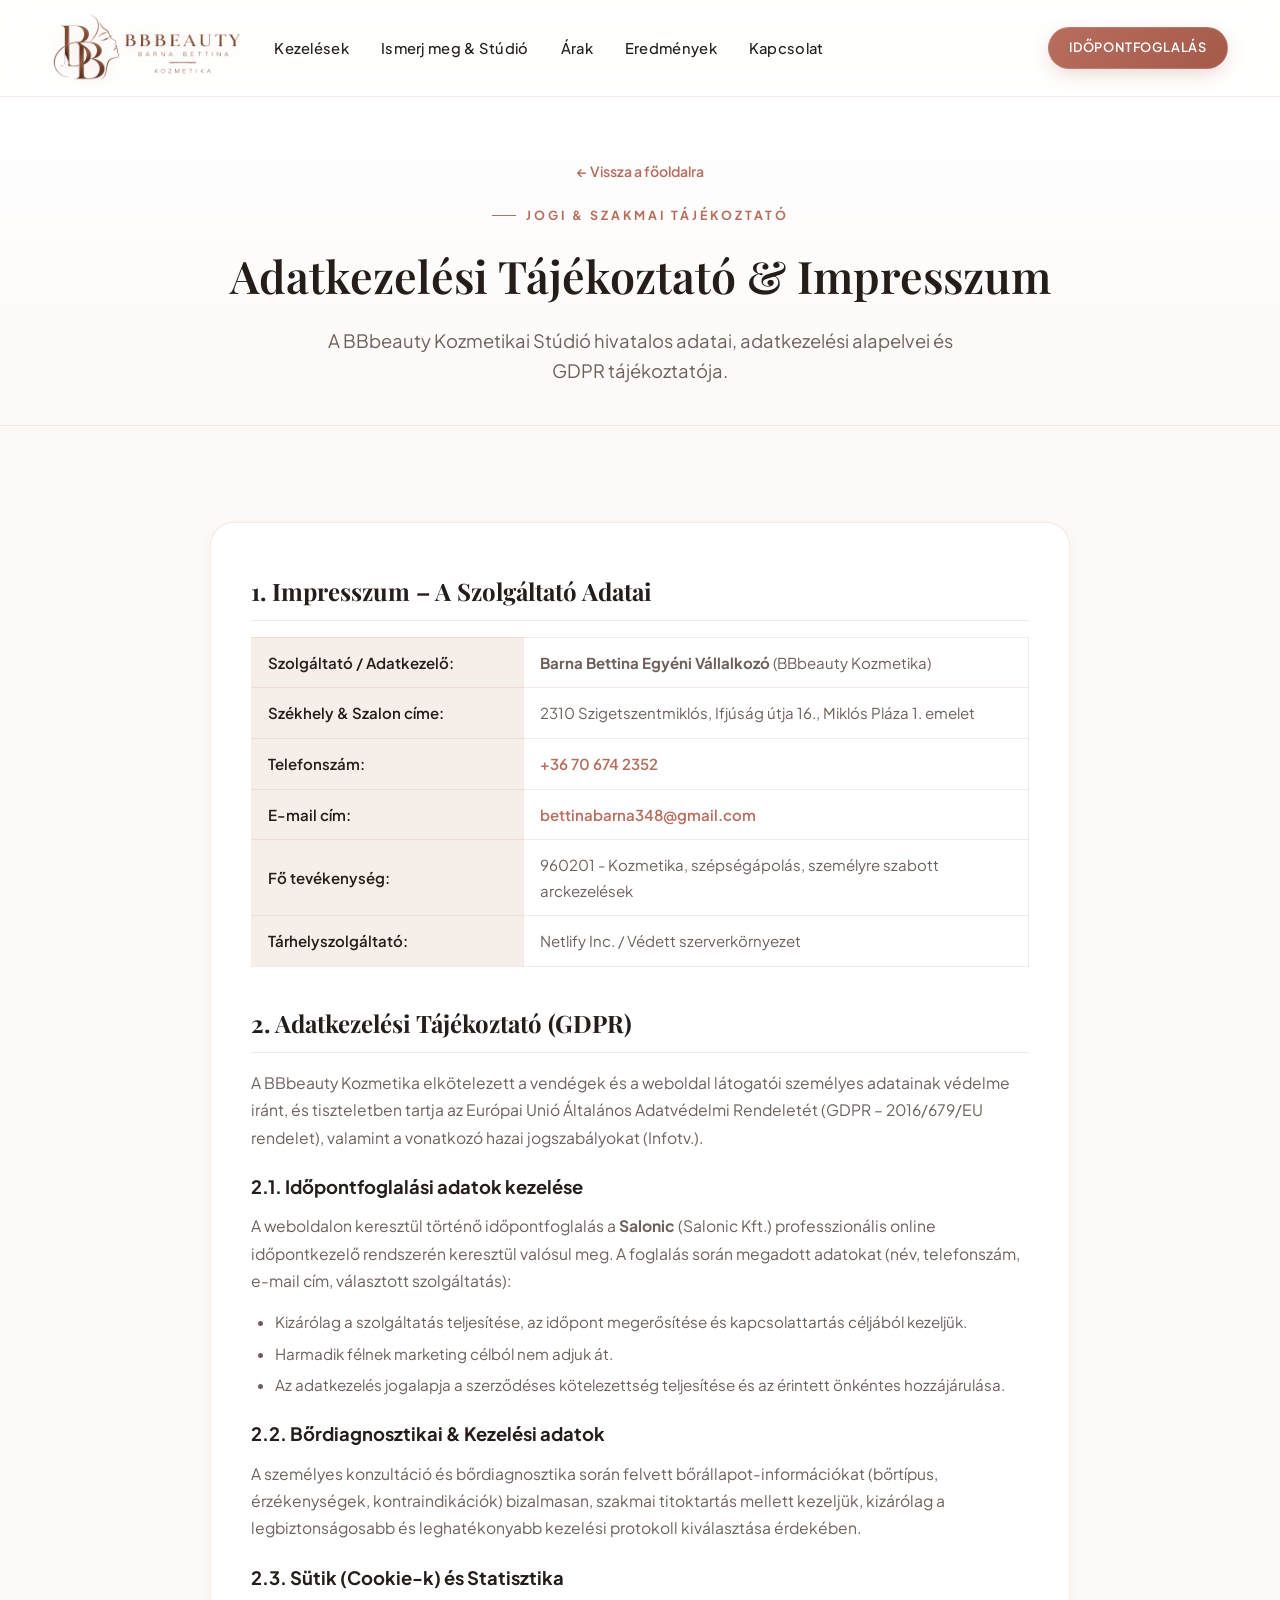
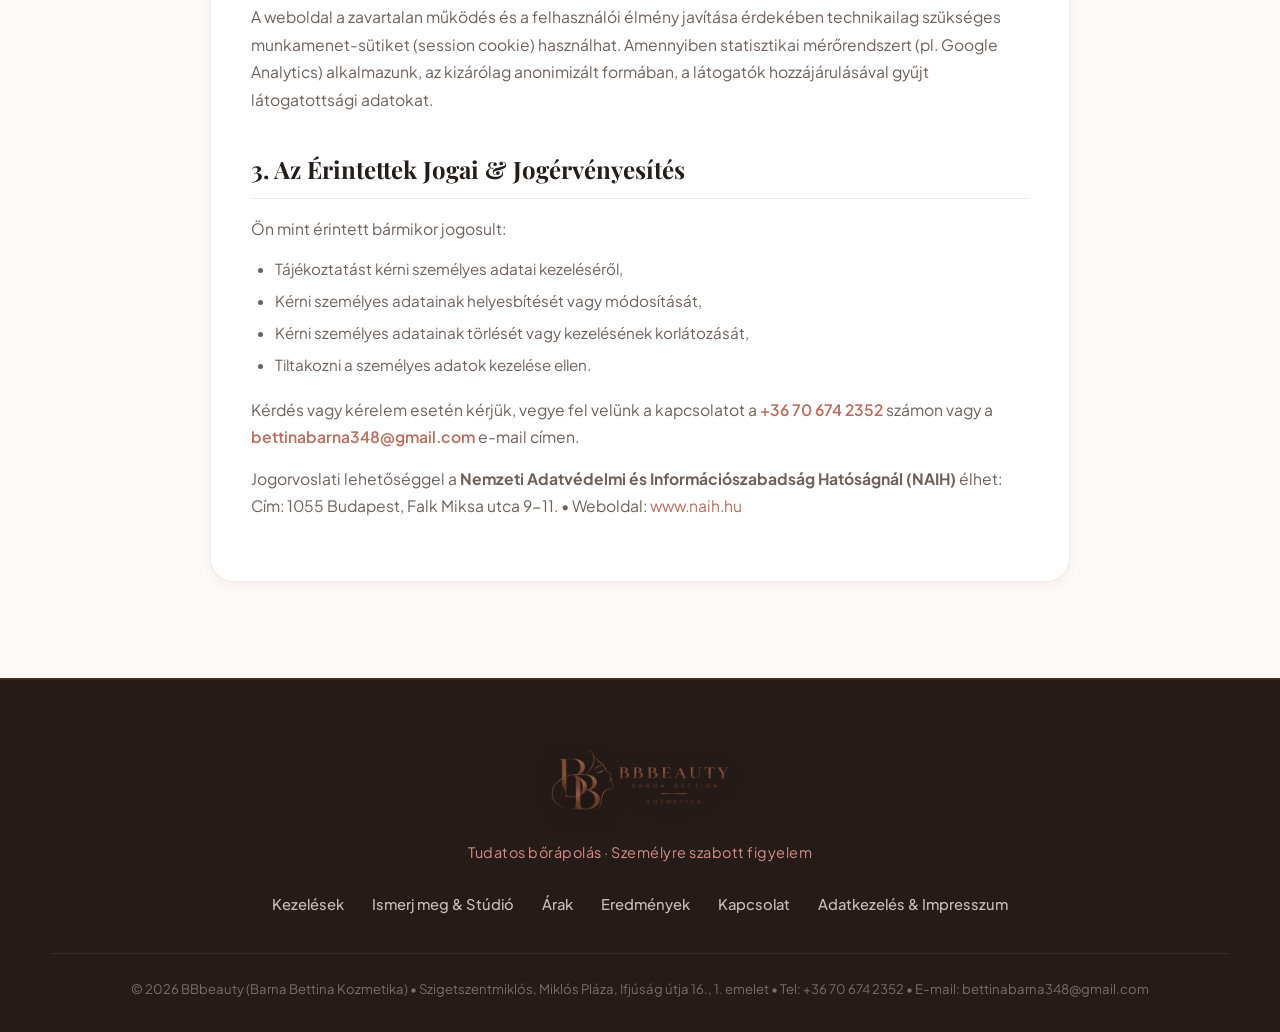
<file: adatvedelem.html>
<!DOCTYPE html>

<html lang="hu">
<head>
<!-- Google tag (gtag.js) -->
<script async src="https://www.googletagmanager.com/gtag/js?id=G-3BNVEBYM7K"></script>
<script>
  window.dataLayer = window.dataLayer || [];
  function gtag(){dataLayer.push(arguments);}
  gtag('js', new Date());

  gtag('config', 'G-3BNVEBYM7K');
  gtag('config', 'AW-18446564317');
</script>
<meta charset="utf-8"/>
<meta content="width=device-width, initial-scale=1.0" name="viewport"/>
<title>Adatkezelési Tájékoztató &amp; Impresszum | BBbeauty Szigetszentmiklós</title>
<meta content="BBbeauty Kozmetika (Barna Bettina) hivatalos adatkezelési tájékoztatója és impresszuma. Szigetszentmiklós, Miklós Pláza." name="description"/>
<meta content="index, follow" name="robots"/>
<link href="https://bbbeautykozmetika.hu/adatvedelem.html" rel="canonical"/>
<link href="favicon.ico" rel="icon" sizes="any"/>
<link href="favicon-32x32.png" rel="icon" sizes="32x32" type="image/png"/>
<link href="favicon-16x16.png" rel="icon" sizes="16x16" type="image/png"/>
<link href="apple-touch-icon.png" rel="apple-touch-icon"/>
<link href="manifest.json" rel="manifest"/>
<meta content="#B86E5E" name="theme-color"/>
<!-- OpenGraph / Social SEO -->
<meta content="article" property="og:type"/>
<meta content="hu_HU" property="og:locale"/>
<meta content="https://bbbeautykozmetika.hu/adatvedelem.html" property="og:url"/>
<meta content="BBbeauty Kozmetika Szigetszentmiklós" property="og:site_name"/>
<meta content="Adatkezelési Tájékoztató &amp; Impresszum | BBbeauty Szigetszentmiklós" property="og:title"/>
<meta content="BBbeauty Kozmetika (Barna Bettina) hivatalos adatkezelési tájékoztatója és impresszuma. Szigetszentmiklós, Miklós Pláza." property="og:description"/>
<meta content="https://bbbeautykozmetika.hu/images/bbbeauty-oxytech-glow-arckezeles-szigetszentmiklos-1200.jpg" property="og:image"/>
<meta content="summary_large_image" name="twitter:card"/>
<!-- Google Fonts (Non-blocking Asynchronous Preloading) -->
<link href="https://fonts.googleapis.com" rel="preconnect"/>
<link crossorigin="" href="https://fonts.gstatic.com" rel="preconnect"/>
<link as="style" href="https://fonts.googleapis.com/css2?family=Cormorant+Garamond:ital,wght@0,400;0,500;0,600;0,700;1,400;1,600&amp;family=Outfit:wght@400;500;600;700;800&amp;family=Playfair+Display:ital,wght@0,400;0,600;0,700;1,400&amp;family=Plus+Jakarta+Sans:wght@300;400;500;600;700;800&amp;display=swap" rel="preload"/>
<link href="https://fonts.googleapis.com/css2?family=Cormorant+Garamond:ital,wght@0,400;0,500;0,600;0,700;1,400;1,600&amp;family=Outfit:wght@400;500;600;700;800&amp;family=Playfair+Display:ital,wght@0,400;0,600;0,700;1,400&amp;family=Plus+Jakarta+Sans:wght@300;400;500;600;700;800&amp;display=swap" media="print" onload="this.media='all'" rel="stylesheet"/>
<noscript>
<link href="https://fonts.googleapis.com/css2?family=Cormorant+Garamond:ital,wght@0,400;0,500;0,600;0,700;1,400;1,600&amp;family=Outfit:wght@400;500;600;700;800&amp;family=Playfair+Display:ital,wght@0,400;0,600;0,700;1,400&amp;family=Plus+Jakarta+Sans:wght@300;400;500;600;700;800&amp;display=swap" rel="stylesheet"/>
</noscript>
<link href="styles.css?v=8.2" rel="stylesheet"/>
<style>
    .legal-content-wrap {
      max-width: 860px;
      margin: 0 auto;
      background: var(--bg-surface);
      border: 1px solid var(--border-subtle);
      border-radius: 24px;
      padding: 48px 40px;
      box-shadow: var(--shadow-sm);
    }
    .legal-section-block {
      margin-bottom: 36px;
    }
    .legal-section-block:last-child {
      margin-bottom: 0;
    }
    .legal-h2 {
      font-family: var(--font-serif);
      font-size: 1.5rem;
      color: var(--text-main);
      margin-bottom: 16px;
      padding-bottom: 8px;
      border-bottom: 1px solid var(--border-subtle);
    }
    .legal-p {
      font-size: 0.98rem;
      color: var(--text-muted);
      line-height: 1.75;
      margin-bottom: 14px;
    }
    .legal-list {
      margin: 12px 0 18px 24px;
      color: var(--text-muted);
      font-size: 0.95rem;
      line-height: 1.7;
    }
    .legal-list li {
      margin-bottom: 6px;
    }
    .data-table {
      width: 100%;
      border-collapse: collapse;
      margin: 16px 0 24px 0;
      font-size: 0.94rem;
    }
    .data-table th, .data-table td {
      padding: 12px 16px;
      border: 1px solid var(--border-subtle);
      text-align: left;
    }
    .data-table th {
      background: var(--bg-alt);
      color: var(--text-main);
      font-weight: 600;
      width: 35%;
    }
    .data-table td {
      color: var(--text-muted);
      background: var(--bg-surface);
    }
    @media (max-width: 600px) {
      .legal-content-wrap {
        padding: 32px 20px;
      }
      .data-table th, .data-table td {
        padding: 8px 10px;
        font-size: 0.88rem;
      }
    }
  </style>
</head>
<body id="top">
<!-- ================= HEADER & NAVIGATION ================= -->
<header class="site-header">
<div class="container">
<nav class="navbar">
<a class="brand-logo" href="index.html" title="BBbeauty - Vissza a főoldalra">
<img alt="BBbeauty Logo" class="brand-logo-img" height="60" src="images/logonyujtott.png" width="168"/>
</a>
<ul class="nav-links">
<li><a class="nav-link" href="index.html#kezelesek">Kezelések</a></li>
<li><a class="nav-link" href="rolam.html">Ismerj meg &amp; Stúdió</a></li>
<li><a class="nav-link" href="arak.html">Árak</a></li>
<li><a class="nav-link" href="index.html#eredmenyek">Eredmények</a></li>
<li><a class="nav-link" href="index.html#kapcsolat">Kapcsolat</a></li>
</ul>
<div class="nav-actions">
<a class="btn btn-primary btn-sm" href="https://bbbeautykozmetika.salonic.hu/showServices/?employeeId=33059&amp;placeId=14908&amp;serviceId=0" rel="noopener noreferrer" target="_blank">
            Időpontfoglalás
          </a>
<button aria-label="Menü megnyitása" class="hamburger-btn">
<span></span><span></span><span></span>
</button>
</div>
</nav>
</div>
</header>
<!-- Mobil Drawer Menü -->
<div class="drawer-backdrop"></div>
<div aria-hidden="true" class="mobile-nav-drawer">
<div class="drawer-header">
<img alt="BBbeauty Logo" decoding="async" height="54" loading="lazy" src="images/logonyujtott.png" style="height: 52px; width: auto; object-fit: contain;" width="150"/>
<button aria-label="Menü bezárása" class="drawer-close-btn">×</button>
</div>
<ul class="drawer-links">
<li><a href="index.html#kezelesek">Kezelések</a></li>
<li><a href="rolam.html">Ismerj meg &amp; Stúdió</a></li>
<li><a href="arak.html">Árak</a></li>
<li><a href="index.html#eredmenyek">Eredmények</a></li>
<li><a href="index.html#arcdiagnosztika">Arcdiagnosztika</a></li>
<li><a href="index.html#gyik">GYIK</a></li>
<li><a href="index.html#kapcsolat">Kapcsolat</a></li>
</ul>
<div style="margin-top: auto; padding-top: 24px;">
<a class="btn btn-primary" href="https://bbbeautykozmetika.salonic.hu/showServices/?employeeId=33059&amp;placeId=14908&amp;serviceId=0" rel="noopener noreferrer" style="width: 100%;" target="_blank">
        Időpontfoglalás
      </a>
</div>
</div>
<!-- ================= HERO ================= -->
<section class="page-hero">
<div class="container">
<div style="margin-bottom: 12px;">
<a href="index.html" style="font-size: 0.88rem; font-weight: 600; color: var(--primary);">← Vissza a főoldalra</a>
</div>
<div class="hero-tag" style="margin-bottom: 12px;">Jogi &amp; Szakmai Tájékoztató</div>
<h1 class="page-hero-title">Adatkezelési Tájékoztató &amp; Impresszum</h1>
<p class="page-hero-subtitle">
        A BBbeauty Kozmetikai Stúdió hivatalos adatai, adatkezelési alapelvei és GDPR tájékoztatója.
      </p>
</div>
</section>
<!-- ================= MAIN CONTENT ================= -->
<main class="site-section">
<div class="container">
<div class="legal-content-wrap">
<!-- 1. Impresszum -->
<div class="legal-section-block">
<h2 class="legal-h2">1. Impresszum – A Szolgáltató Adatai</h2>
<table class="data-table">
<tbody>
<tr>
<th>Szolgáltató / Adatkezelő:</th>
<td><strong>Barna Bettina Egyéni Vállalkozó</strong> (BBbeauty Kozmetika)</td>
</tr>
<tr>
<th>Székhely &amp; Szalon címe:</th>
<td>2310 Szigetszentmiklós, Ifjúság útja 16., Miklós Pláza 1. emelet</td>
</tr>
<tr>
<th>Telefonszám:</th>
<td><a href="tel:+36706742352" style="color: var(--primary); font-weight: 600;">+36 70 674 2352</a></td>
</tr>
<tr>
<th>E-mail cím:</th>
<td><a href="mailto:bettinabarna348@gmail.com" style="color: var(--primary); font-weight: 600;">bettinabarna348@gmail.com</a></td>
</tr>
<tr>
<th>Fő tevékenység:</th>
<td>960201 - Kozmetika, szépségápolás, személyre szabott arckezelések</td>
</tr>
<tr>
<th>Tárhelyszolgáltató:</th>
<td>Netlify Inc. / Védett szerverkörnyezet</td>
</tr>
</tbody>
</table>
</div>
<!-- 2. Adatkezelési Alapelvek -->
<div class="legal-section-block">
<h2 class="legal-h2">2. Adatkezelési Tájékoztató (GDPR)</h2>
<p class="legal-p">
            A BBbeauty Kozmetika elkötelezett a vendégek és a weboldal látogatói személyes adatainak védelme iránt, és tiszteletben tartja az Európai Unió Általános Adatvédelmi Rendeletét (GDPR – 2016/679/EU rendelet), valamint a vonatkozó hazai jogszabályokat (Infotv.).
          </p>
<h3 style="font-size: 1.15rem; color: var(--text-main); margin: 20px 0 10px 0;">2.1. Időpontfoglalási adatok kezelése</h3>
<p class="legal-p">
            A weboldalon keresztül történő időpontfoglalás a <strong>Salonic</strong> (Salonic Kft.) professzionális online időpontkezelő rendszerén keresztül valósul meg. A foglalás során megadott adatokat (név, telefonszám, e-mail cím, választott szolgáltatás):
          </p>
<ul class="legal-list">
<li>Kizárólag a szolgáltatás teljesítése, az időpont megerősítése és kapcsolattartás céljából kezeljük.</li>
<li>Harmadik félnek marketing célból nem adjuk át.</li>
<li>Az adatkezelés jogalapja a szerződéses kötelezettség teljesítése és az érintett önkéntes hozzájárulása.</li>
</ul>
<h3 style="font-size: 1.15rem; color: var(--text-main); margin: 20px 0 10px 0;">2.2. Bőrdiagnosztikai &amp; Kezelési adatok</h3>
<p class="legal-p">
            A személyes konzultáció és bőrdiagnosztika során felvett bőrállapot-információkat (bőrtípus, érzékenységek, kontraindikációk) bizalmasan, szakmai titoktartás mellett kezeljük, kizárólag a legbiztonságosabb és leghatékonyabb kezelési protokoll kiválasztása érdekében.
          </p>
<h3 style="font-size: 1.15rem; color: var(--text-main); margin: 20px 0 10px 0;">2.3. Sütik (Cookie-k) és Statisztika</h3>
<p class="legal-p">
            A weboldal a zavartalan működés és a felhasználói élmény javítása érdekében technikailag szükséges munkamenet-sütiket (session cookie) használhat. Amennyiben statisztikai mérőrendszert (pl. Google Analytics) alkalmazunk, az kizárólag anonimizált formában, a látogatók hozzájárulásával gyűjt látogatottsági adatokat.
          </p>
</div>
<!-- 3. Érintettek Jogai -->
<div class="legal-section-block">
<h2 class="legal-h2">3. Az Érintettek Jogai &amp; Jogérvényesítés</h2>
<p class="legal-p">
            Ön mint érintett bármikor jogosult:
          </p>
<ul class="legal-list">
<li>Tájékoztatást kérni személyes adatai kezeléséről,</li>
<li>Kérni személyes adatainak helyesbítését vagy módosítását,</li>
<li>Kérni személyes adatainak törlését vagy kezelésének korlátozását,</li>
<li>Tiltakozni a személyes adatok kezelése ellen.</li>
</ul>
<p class="legal-p">
            Kérdés vagy kérelem esetén kérjük, vegye fel velünk a kapcsolatot a <a href="tel:+36706742352" style="color: var(--primary); font-weight: 600;">+36 70 674 2352</a> számon vagy a <a href="mailto:bettinabarna348@gmail.com" style="color: var(--primary); font-weight: 600;">bettinabarna348@gmail.com</a> e-mail címen.
          </p>
<p class="legal-p">
            Jogorvoslati lehetőséggel a <strong>Nemzeti Adatvédelmi és Információszabadság Hatóságnál (NAIH)</strong> élhet:<br/>
            Cím: 1055 Budapest, Falk Miksa utca 9-11. • Weboldal: <a href="https://www.naih.hu" rel="noopener noreferrer" style="color: var(--primary);" target="_blank">www.naih.hu</a>
</p>
</div>
</div>
</div>
</main>
<!-- ================= FOOTER ================= -->
<footer class="site-footer">
<div class="container">
<div class="footer-logo-wrap">
<img alt="BBbeauty Logo - Barna Bettina Kozmetika" class="footer-logo-img" height="76" src="images/logonyujtott.png" width="200"/>
</div>
<div class="footer-tagline">Tudatos bőrápolás · Személyre szabott figyelem</div>
<div class="footer-links">
<a href="index.html#kezelesek">Kezelések</a>
<a href="rolam.html">Ismerj meg &amp; Stúdió</a>
<a href="arak.html">Árak</a>
<a href="index.html#eredmenyek">Eredmények</a>
<a href="index.html#kapcsolat">Kapcsolat</a>
<a href="adatvedelem.html">Adatkezelés &amp; Impresszum</a>
</div>
<div class="footer-copyright">
        © 2026 BBbeauty (Barna Bettina Kozmetika) • Szigetszentmiklós, Miklós Pláza, Ifjúság útja 16., 1. emelet • Tel: <a href="tel:+36706742352" style="color: inherit; text-decoration: none;">+36 70 674 2352</a> • E-mail: <a href="mailto:bettinabarna348@gmail.com" style="color: inherit; text-decoration: none;">bettinabarna348@gmail.com</a></div>
</div>
</footer>
<script src="script.js?v=8.2"></script>
</body>
</html>
</file>
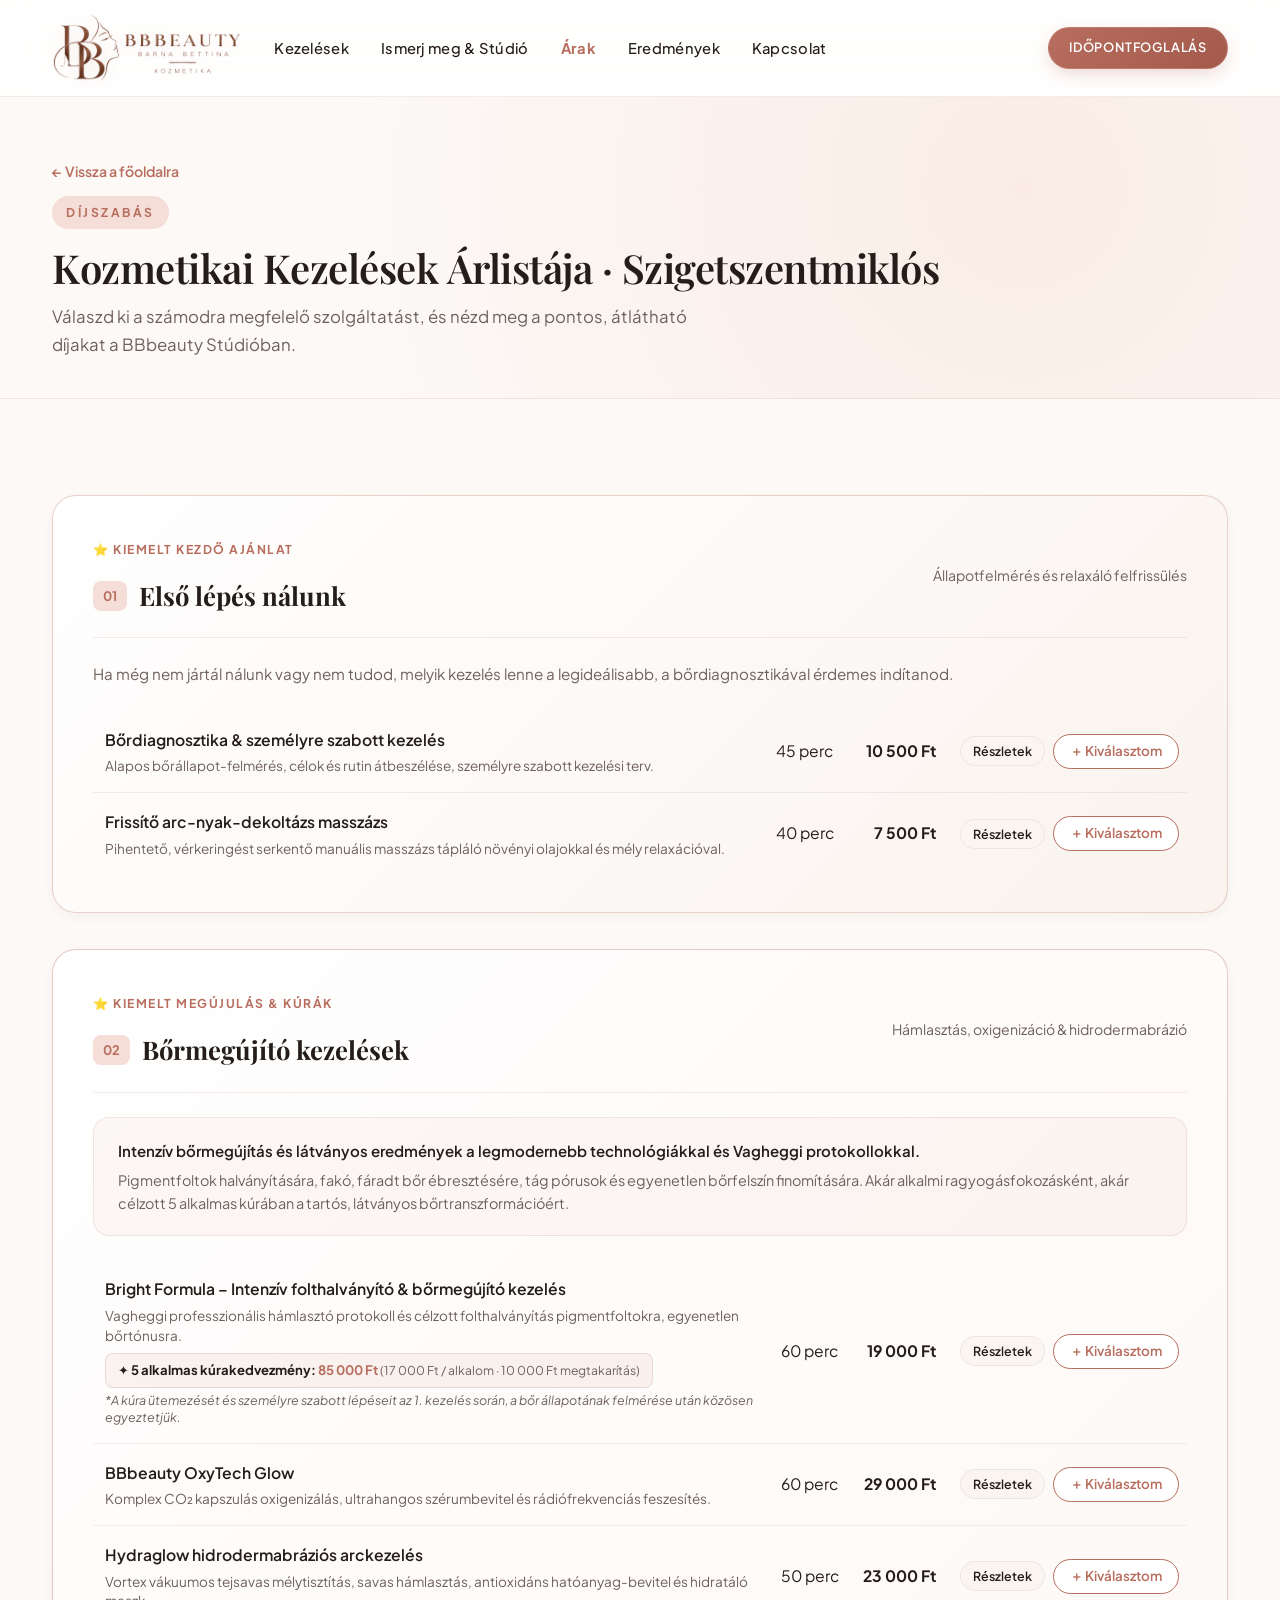
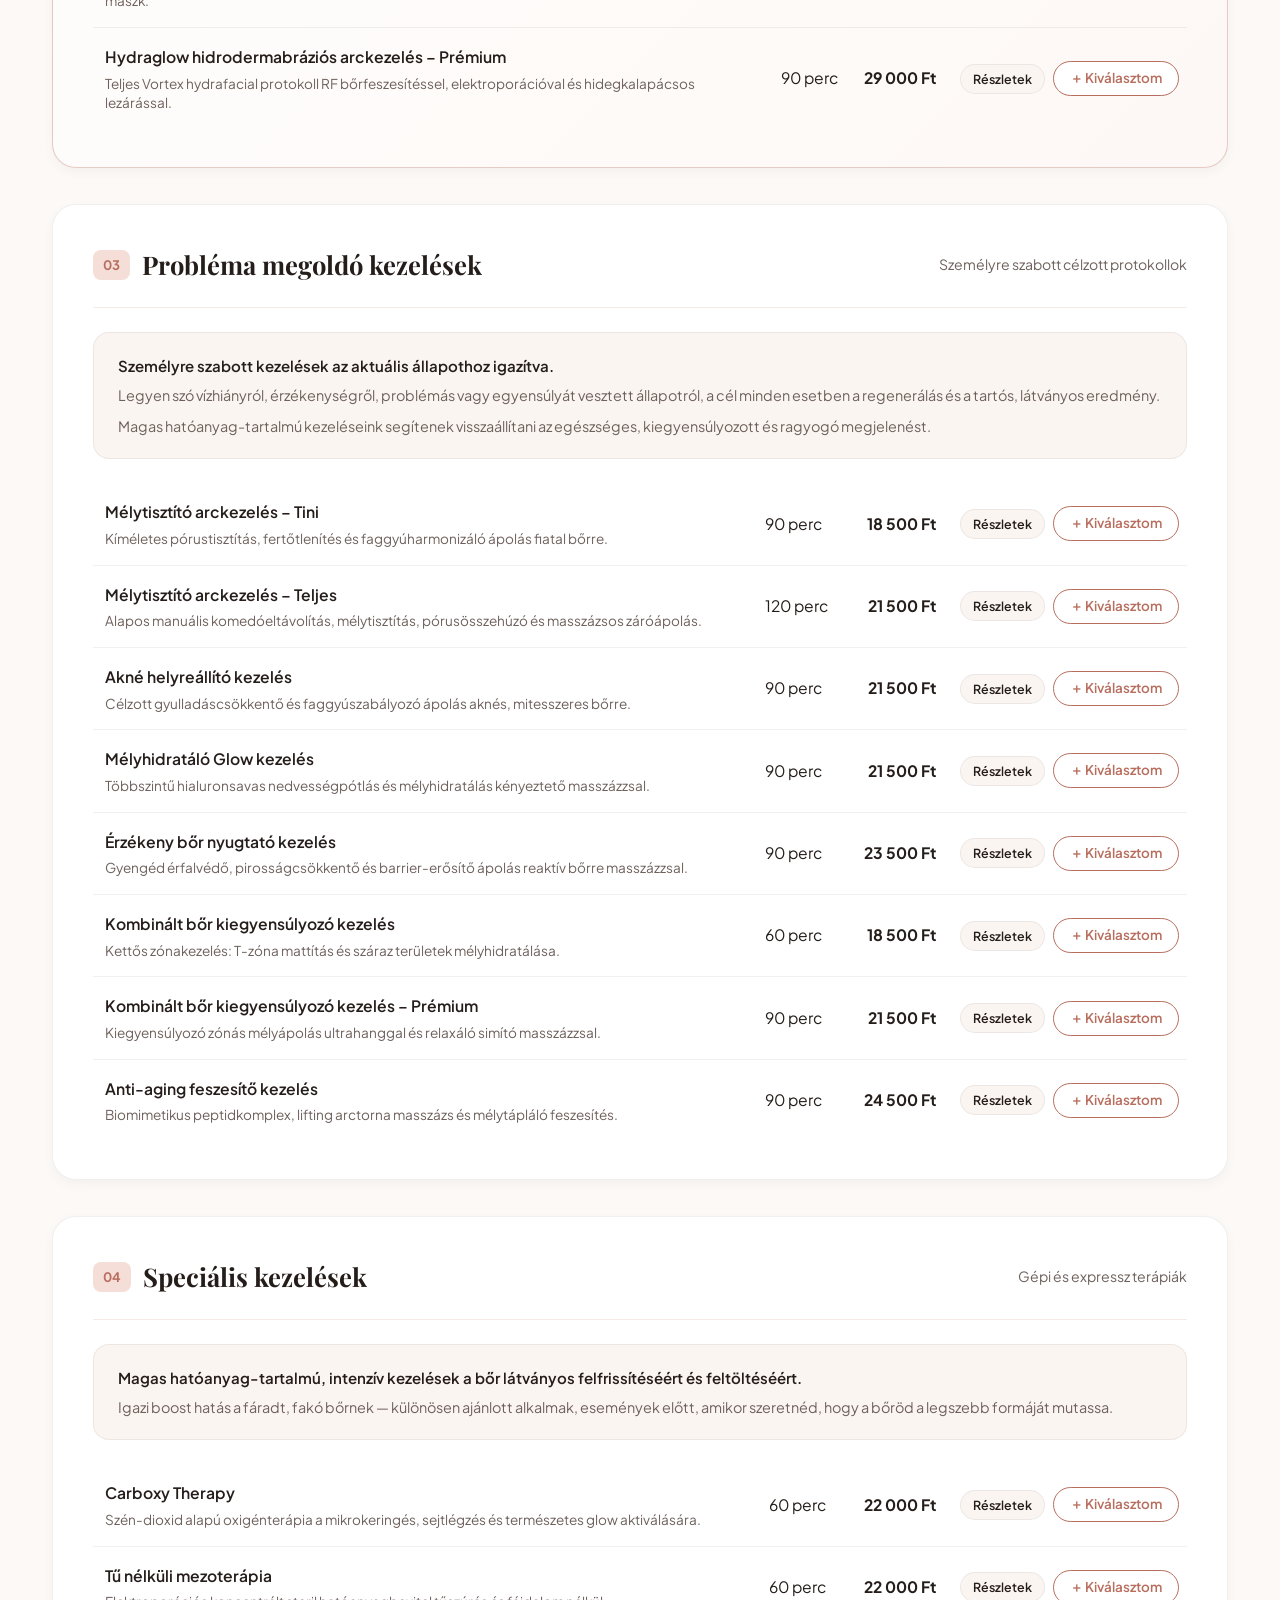
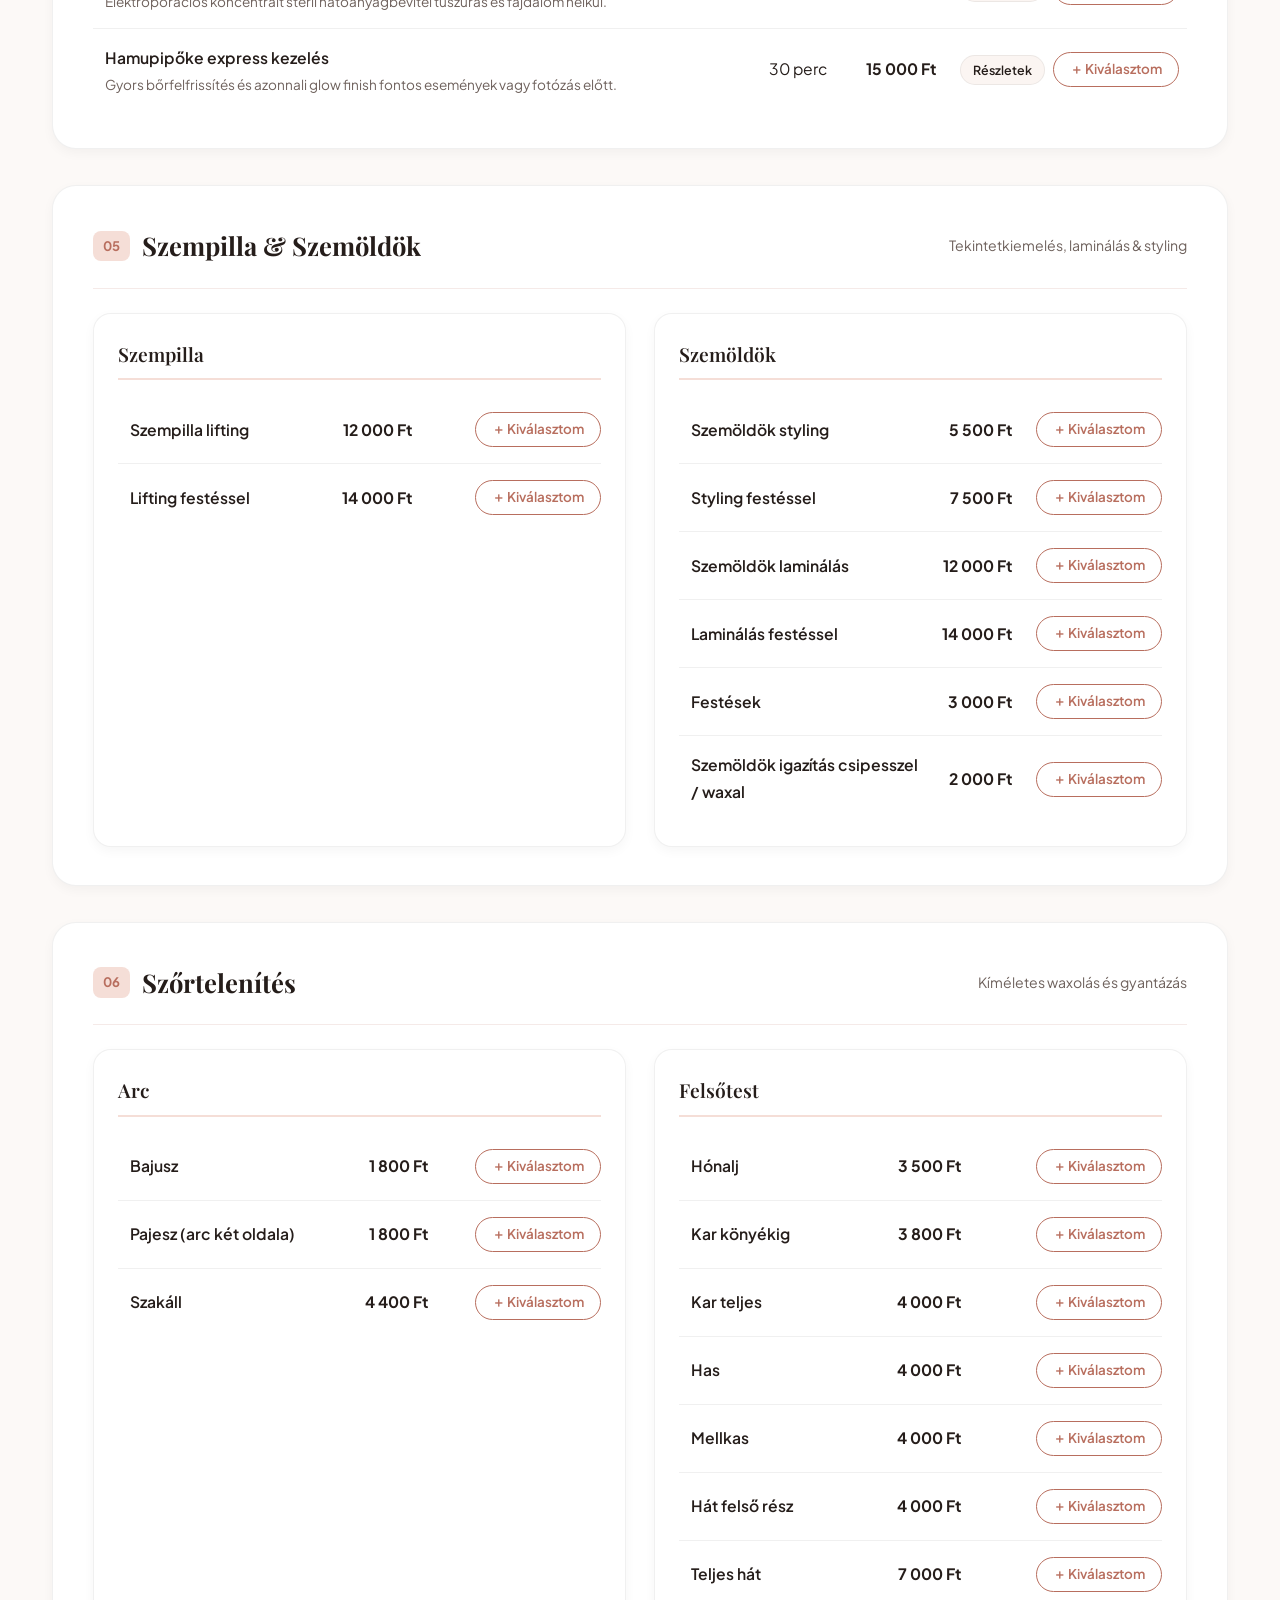
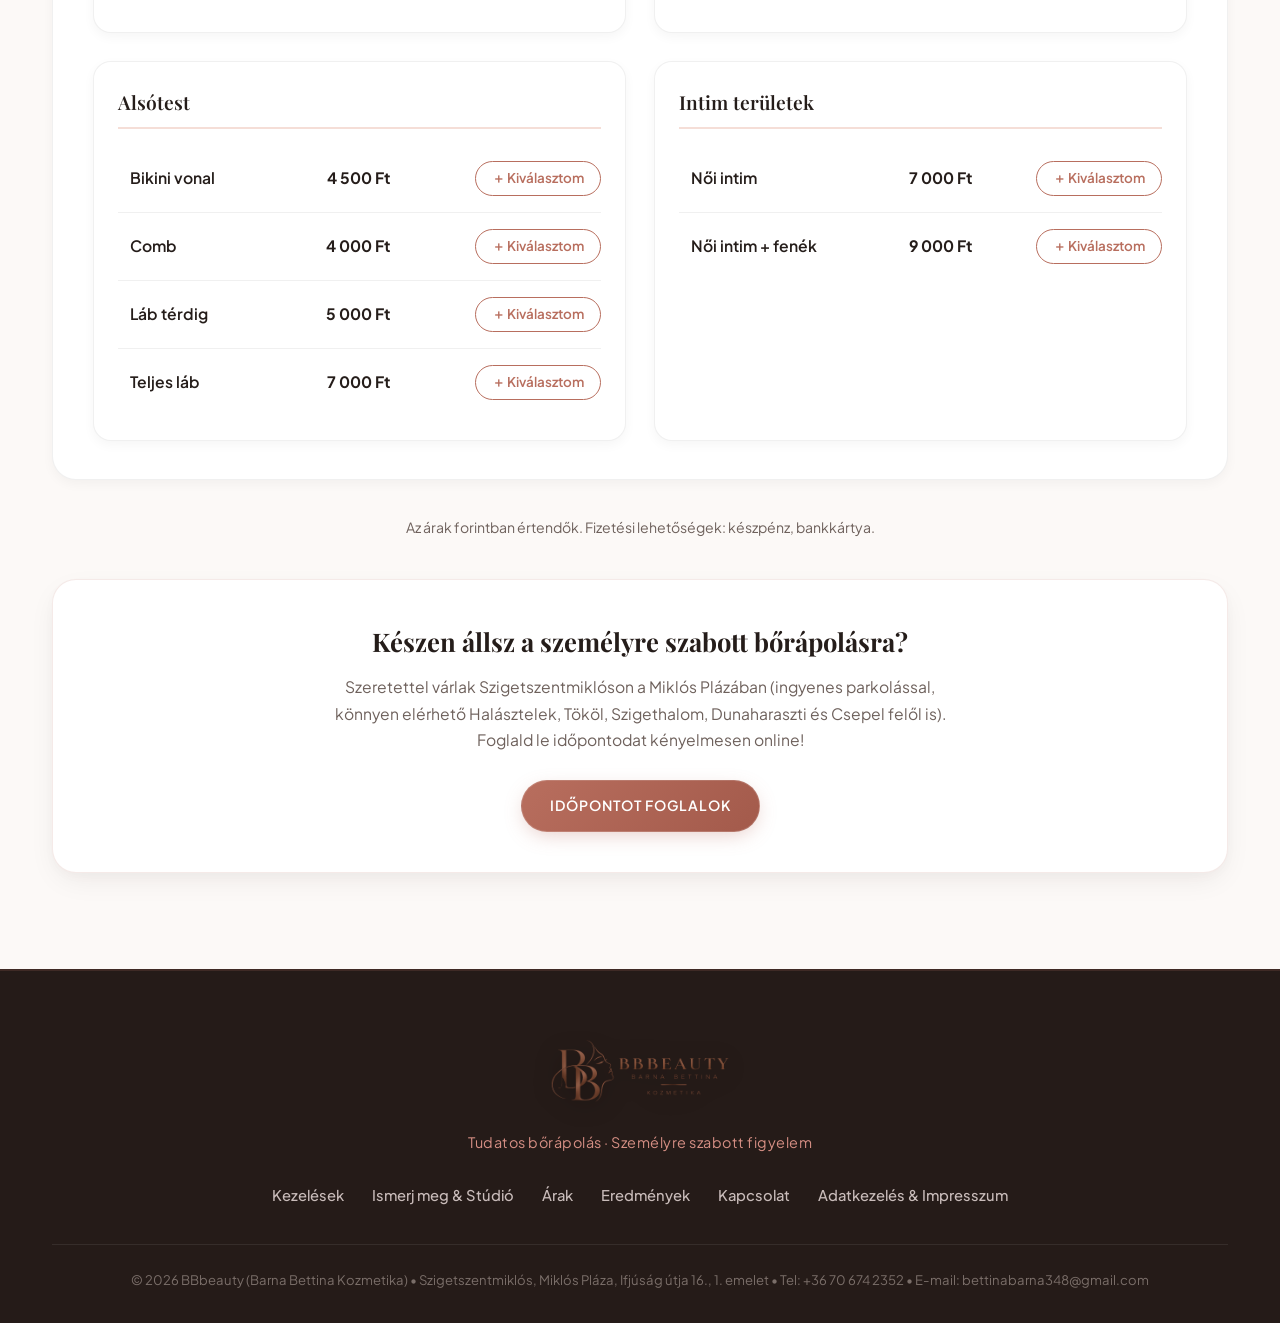
<file: arak.html>
<!DOCTYPE html>

<html lang="hu">
<head>
<!-- Google tag (gtag.js) -->
<script async src="https://www.googletagmanager.com/gtag/js?id=G-3BNVEBYM7K"></script>
<script>
  window.dataLayer = window.dataLayer || [];
  function gtag(){dataLayer.push(arguments);}
  gtag('js', new Date());

  gtag('config', 'G-3BNVEBYM7K');
  gtag('config', 'AW-18446564317');
</script>
<meta charset="utf-8"/>
<meta content="width=device-width, initial-scale=1.0" name="viewport"/>
<title>Részletes Árlista | BBbeauty · Barna Bettina Kozmetika Szigetszentmiklós</title>
<meta content="BBbeauty Kozmetika részletes árlistája Szigetszentmiklóson: bőrdiagnosztika, akné kezelés, hydraglow, szempilla lifting és wax árak. Barna Bettina kozmetikus." name="description"/>
<meta content="index, follow, max-image-preview:large, max-snippet:-1, max-video-preview:-1" name="robots"/>
<link href="https://bbbeautykozmetika.hu/arak.html" rel="canonical"/>
<link href="favicon.ico" rel="icon" sizes="any"/>
<link href="favicon-32x32.png" rel="icon" sizes="32x32" type="image/png"/>
<link href="favicon-16x16.png" rel="icon" sizes="16x16" type="image/png"/>
<link href="apple-touch-icon.png" rel="apple-touch-icon"/>
<link href="manifest.json" rel="manifest"/>
<meta content="#B86E5E" name="theme-color"/>
<!-- OpenGraph / Social SEO -->
<meta content="website" property="og:type"/>
<meta content="hu_HU" property="og:locale"/>
<meta content="https://bbbeautykozmetika.hu/arak.html" property="og:url"/>
<meta content="BBbeauty Kozmetika Szigetszentmiklós" property="og:site_name"/>
<meta content="Részletes Árlista | BBbeauty · Barna Bettina Kozmetika Szigetszentmiklós" property="og:title"/>
<meta content="BBbeauty Kozmetika részletes, átlátható árlistája: bőrdiagnosztika, problémamegoldó kezelések, hydraglow hidrodermabrázió, szempilla, szemöldök és wax díjszabás. Barna Bettina · Miklós Pláza." property="og:description"/>
<meta content="https://bbbeautykozmetika.hu/images/bbbeauty-oxytech-glow-arckezeles-szigetszentmiklos-1200.jpg" property="og:image"/>
<meta content="1200" property="og:image:width"/>
<meta content="900" property="og:image:height"/>
<meta content="BBbeauty Kozmetika Szigetszentmiklós Árlista" property="og:image:alt"/>
<meta content="summary_large_image" name="twitter:card"/>
<meta content="https://bbbeautykozmetika.hu/images/bbbeauty-oxytech-glow-arckezeles-szigetszentmiklos-1200.jpg" name="twitter:image"/>
<!-- Google Fonts (Non-blocking Asynchronous Preloading) -->
<link href="https://fonts.googleapis.com" rel="preconnect"/>
<link crossorigin="" href="https://fonts.gstatic.com" rel="preconnect"/>
<link as="style" href="https://fonts.googleapis.com/css2?family=Cormorant+Garamond:ital,wght@0,400;0,500;0,600;0,700;1,400;1,600&amp;family=Outfit:wght@400;500;600;700;800&amp;family=Playfair+Display:ital,wght@0,400;0,600;0,700;1,400&amp;family=Plus+Jakarta+Sans:wght@300;400;500;600;700;800&amp;display=swap" rel="preload"/>
<link href="https://fonts.googleapis.com/css2?family=Cormorant+Garamond:ital,wght@0,400;0,500;0,600;0,700;1,400;1,600&amp;family=Outfit:wght@400;500;600;700;800&amp;family=Playfair+Display:ital,wght@0,400;0,600;0,700;1,400&amp;family=Plus+Jakarta+Sans:wght@300;400;500;600;700;800&amp;display=swap" media="print" onload="this.media='all'" rel="stylesheet"/>
<noscript>
<link href="https://fonts.googleapis.com/css2?family=Cormorant+Garamond:ital,wght@0,400;0,500;0,600;0,700;1,400;1,600&amp;family=Outfit:wght@400;500;600;700;800&amp;family=Playfair+Display:ital,wght@0,400;0,600;0,700;1,400&amp;family=Plus+Jakarta+Sans:wght@300;400;500;600;700;800&amp;display=swap" rel="stylesheet"/>
</noscript>
<link href="styles.css?v=8.2" rel="stylesheet"/>
<!-- Schema.org OfferCatalog Structured Data -->
<script type="application/ld+json">
{
  "@context": "https://schema.org",
  "@type": "BeautySalon",
  "name": "BBbeauty Kozmetika - Barna Bettina",
  "url": "https://bbbeautykozmetika.hu/arak.html",
  "telephone": "+36706742352",
      "email": "bettinabarna348@gmail.com",
  "priceRange": "$$",
  "hasOfferCatalog": {
    "@type": "OfferCatalog",
    "name": "BBbeauty Kozmetikai Kezelések Árlistája",
    "itemListElement": [
      {
        "@type": "Offer",
        "itemOffered": {
          "@type": "Service",
          "name": "Bright Formula – Folthalványító & Hámlasztó kezelés (1 alkalom)"
        },
        "price": "19000",
        "priceCurrency": "HUF"
      },
      {
        "@type": "Offer",
        "itemOffered": {
          "@type": "Service",
          "name": "Bright Formula – Intenzív folthalványító kúra (5 alkalom)"
        },
        "price": "85000",
        "priceCurrency": "HUF"
      },
      {
        "@type": "Offer",
        "itemOffered": {
          "@type": "Service",
          "name": "Bőrdiagnosztika & Személyre szabott kezelés"
        },
        "price": "10500",
        "priceCurrency": "HUF"
      },
      {
        "@type": "Offer",
        "itemOffered": {
          "@type": "Service",
          "name": "Mélytisztító arckezelés"
        },
        "price": "18500",
        "priceCurrency": "HUF"
      },
      {
        "@type": "Offer",
        "itemOffered": {
          "@type": "Service",
          "name": "Mélyhidratáló Glow kezelés"
        },
        "price": "21500",
        "priceCurrency": "HUF"
      },
      {
        "@type": "Offer",
        "itemOffered": {
          "@type": "Service",
          "name": "BBbeauty OxyTech Glow"
        },
        "price": "29000",
        "priceCurrency": "HUF"
      },
      {
        "@type": "Offer",
        "itemOffered": {
          "@type": "Service",
          "name": "Hydraglow hidrodermabrázió"
        },
        "price": "23000",
        "priceCurrency": "HUF"
      }
    ]
  }
}
</script>
</head>
<body id="top">
<!-- ================= HEADER & NAVIGATION ================= -->
<header class="site-header">
<div class="container">
<nav class="navbar">
<a class="brand-logo" href="index.html" title="BBbeauty - Vissza a főoldalra">
<img alt="BBbeauty Logo" class="brand-logo-img" height="60" src="images/logonyujtott.png" width="168"/>
</a>
<ul class="nav-links">
<li><a class="nav-link" href="index.html#kezelesek">Kezelések</a></li>
<li><a class="nav-link" href="rolam.html">Ismerj meg &amp; Stúdió</a></li>
<li><a class="nav-link active" href="arak.html" style="color: var(--primary); font-weight: 700;">Árak</a></li>
<li><a class="nav-link" href="index.html#eredmenyek">Eredmények</a></li>
<li><a class="nav-link" href="index.html#kapcsolat">Kapcsolat</a></li>
</ul>
<div class="nav-actions">
<a class="btn btn-primary btn-sm" href="https://bbbeautykozmetika.salonic.hu/showServices/?employeeId=33059&amp;placeId=14908&amp;serviceId=0" rel="noopener noreferrer" target="_blank">
            Időpontfoglalás
          </a>
<button aria-label="Menü megnyitása" class="hamburger-btn">
<span></span><span></span><span></span>
</button>
</div>
</nav>
</div>
</header>
<!-- Mobile Drawer -->
<div class="drawer-backdrop"></div>
<div aria-hidden="true" class="mobile-nav-drawer">
<div class="drawer-header">
<img alt="BBbeauty Logo" decoding="async" height="54" loading="lazy" src="images/logonyujtott.png" style="height: 52px; width: auto; object-fit: contain;" width="150"/>
<button aria-label="Menü bezárása" class="drawer-close-btn">×</button>
</div>
<ul class="drawer-links">
<li><a href="index.html#kezelesek">Kezelések</a></li>
<li><a href="rolam.html">Ismerj meg &amp; Stúdió</a></li>
<li><a class="active" href="arak.html">Árak</a></li>
<li><a href="index.html#eredmenyek">Eredmények</a></li>
<li><a href="index.html#arcdiagnosztika">Arcdiagnosztika</a></li>
<li><a href="index.html#kapcsolat">Kapcsolat</a></li>
</ul>
<div style="margin-top: auto; padding-top: 24px;">
<a class="btn btn-primary" href="https://bbbeautykozmetika.salonic.hu/showServices/?employeeId=33059&amp;placeId=14908&amp;serviceId=0" rel="noopener noreferrer" style="width: 100%;" target="_blank">
        Időpontfoglalás
      </a>
</div>
</div>
<!-- ================= PRICE PAGE HERO ================= -->
<section class="price-page-hero" style="background: radial-gradient(circle at 80% 30%, #faece5 0%, #fcf9f7 65%); border-bottom: 1px solid var(--border-subtle);">
<div class="container">
<div style="margin-bottom: 12px;">
<a href="index.html" style="font-size: 0.88rem; font-weight: 600; color: var(--primary);">← Vissza a főoldalra</a>
</div>
<span class="section-badge">Díjszabás</span>
<h1 class="section-title-large" style="margin-bottom: 10px;">Kozmetikai Kezelések Árlistája · Szigetszentmiklós</h1>
<p class="section-desc">
        Válaszd ki a számodra megfelelő szolgáltatást, és nézd meg a pontos, átlátható díjakat a BBbeauty Stúdióban.
      </p>
</div>
</section>
<!-- ================= MAIN PRICE CONTENT ================= -->
<section class="site-section price-content-section" style="background: var(--bg-main);">
<div class="container">

<!-- 01 — ELSŐ LÉPÉS NÁLUNK -->
<div class="price-section-box" id="elso-lepes" style="border: 1.5px solid rgba(184, 110, 94, 0.3); background: linear-gradient(135deg, #ffffff 0%, #faf3ee 100%);">
<div class="price-section-head">
<div>
<span class="first-tag">⭐ Kiemelt Kezdő Ajánlat</span>
<h2 class="price-section-title" style="margin-top: 4px;">
<span class="price-sec-num">01</span>
              Első lépés nálunk
            </h2>
</div>
<span style="font-size: 0.88rem; color: var(--text-muted);">Állapotfelmérés és relaxáló felfrissülés</span>
</div>
<p style="font-size: 0.95rem; color: var(--text-muted); line-height: 1.6; margin-bottom: 24px;">
          Ha még nem jártál nálunk vagy nem tudod, melyik kezelés lenne a legideálisabb, a bőrdiagnosztikával érdemes indítanod.
        </p>
<table class="price-list-table">
<tbody>
<tr>
<td>
<span class="price-item-name">Bőrdiagnosztika &amp; személyre szabott kezelés</span>
<span class="price-item-desc">Alapos bőrállapot-felmérés, célok és rutin átbeszélése, személyre szabott kezelési terv.</span>
</td>
<td class="price-item-duration">45 perc</td>
<td class="price-item-val">10 500 Ft</td>
<td class="price-item-book"><div class="table-actions-cell"><button class="btn-table-detail btn-treatment-detail" data-id="bor-diagnosztika" title="Kezelés részletei és protokoll" type="button">Részletek</button><a class="btn-table-book" href="https://bbbeautykozmetika.salonic.hu/selectEmployee/?placeId=14908&amp;serviceId=479899" rel="noopener noreferrer" target="_blank">Foglalás →</a></div></td>
</tr>
<tr>
<td>
<span class="price-item-name">Frissítő arc-nyak-dekoltázs masszázs</span>
<span class="price-item-desc">Pihentető, vérkeringést serkentő manuális masszázs tápláló növényi olajokkal és mély relaxációval.</span>
</td>
<td class="price-item-duration">40 perc</td>
<td class="price-item-val">7 500 Ft</td>
<td class="price-item-book"><div class="table-actions-cell"><button class="btn-table-detail btn-treatment-detail" data-id="frissito-arcmasszazs" title="Kezelés részletei és protokoll" type="button">Részletek</button><a class="btn-table-book" href="https://bbbeautykozmetika.salonic.hu/selectEmployee/?placeId=14908&amp;serviceId=480624" rel="noopener noreferrer" target="_blank">Foglalás →</a></div></td>
</tr>
</tbody>
</table>
</div>
<!-- 02 — BŐRMEGÚJÍTÓ KEZELÉSEK -->
<div class="price-section-box" id="bormegujitas" style="border: 1.5px solid rgba(184, 110, 94, 0.35); background: linear-gradient(135deg, #ffffff 0%, #fdf8f5 100%);">
<div class="price-section-head">
<div>
<span class="first-tag">⭐ Kiemelt Megújulás &amp; Kúrák</span>
<h2 class="price-section-title" style="margin-top: 4px;">
<span class="price-sec-num">02</span>
              Bőrmegújító kezelések
            </h2>
</div>
<span style="font-size: 0.88rem; color: var(--text-muted);">Hámlasztás, oxigenizáció &amp; hidrodermabrázió</span>
</div>
<div style="background: rgba(184, 110, 94, 0.05); border-radius: 16px; padding: 20px 24px; margin-bottom: 24px; border: 1px solid rgba(184, 110, 94, 0.15);">
<p style="font-size: 0.94rem; color: var(--text-main); font-weight: 600; margin-bottom: 6px;">
            Intenzív bőrmegújítás és látványos eredmények a legmodernebb technológiákkal és Vagheggi protokollokkal.
          </p>
<p style="font-size: 0.90rem; color: var(--text-muted); line-height: 1.6;">
            Pigmentfoltok halványítására, fakó, fáradt bőr ébresztésére, tág pórusok és egyenetlen bőrfelszín finomítására. Akár alkalmi ragyogásfokozásként, akár célzott 5 alkalmas kúrában a tartós, látványos bőrtranszformációért.
          </p>
</div>
<table class="price-list-table">
<tbody>
<!-- Bright Formula -->
<tr>
<td>
<span class="price-item-name">Bright Formula – Intenzív folthalványító &amp; bőrmegújító kezelés</span>
<span class="price-item-desc">Vagheggi professzionális hámlasztó protokoll és célzott folthalványítás pigmentfoltokra, egyenetlen bőrtónusra.</span>
<div style="margin-top: 8px; display: inline-flex; align-items: center; flex-wrap: wrap; gap: 6px; background: rgba(184, 110, 94, 0.08); border: 1px solid rgba(184, 110, 94, 0.2); border-radius: 8px; padding: 5px 12px; font-size: 0.82rem; color: var(--text-heading);">
  <span>✦ <strong>5 alkalmas kúrakedvezmény:</strong> <strong style="color: var(--primary);">85 000 Ft</strong> <span style="color: var(--text-muted); font-size: 0.76rem;">(17 000 Ft / alkalom · 10 000 Ft megtakarítás)</span></span>
</div>
<div style="font-size: 0.78rem; color: var(--text-muted); margin-top: 4px; line-height: 1.4;">
  <em>*A kúra ütemezését és személyre szabott lépéseit az 1. kezelés során, a bőr állapotának felmérése után közösen egyeztetjük.</em>
</div>
</td>
<td class="price-item-duration">60 perc</td>
<td class="price-item-val">19 000 Ft</td>
<td class="price-item-book"><div class="table-actions-cell"><button class="btn-table-detail btn-treatment-detail" data-id="bright-formula" title="Kezelés részletei és protokoll" type="button">Részletek</button><a class="btn-table-book" href="https://bbbeautykozmetika.salonic.hu/selectDate/?employeeId=33059&amp;placeId=14908&amp;serviceId=481673&amp;back=/selectEmployee/?placeId=14908&amp;serviceId=481673" rel="noopener noreferrer" target="_blank">Foglalás →</a></div></td>
</tr>
<!-- BBbeauty OxyTech Glow -->
<tr>
<td>
<span class="price-item-name">BBbeauty OxyTech Glow</span>
<span class="price-item-desc">Komplex CO₂ kapszulás oxigenizálás, ultrahangos szérumbevitel és rádiófrekvenciás feszesítés.</span>
</td>
<td class="price-item-duration">60 perc</td>
<td class="price-item-val">29 000 Ft</td>
<td class="price-item-book"><div class="table-actions-cell"><button class="btn-table-detail btn-treatment-detail" data-id="oxytech-glow" title="Kezelés részletei és protokoll" type="button">Részletek</button><a class="btn-table-book" href="https://bbbeautykozmetika.salonic.hu/selectEmployee/?placeId=14908&amp;serviceId=480621" rel="noopener noreferrer" target="_blank">Foglalás →</a></div></td>
</tr>
<!-- Hydraglow Alap -->
<tr>
<td>
<span class="price-item-name">Hydraglow hidrodermabráziós arckezelés</span>
<span class="price-item-desc">Vortex vákuumos tejsavas mélytisztítás, savas hámlasztás, antioxidáns hatóanyag-bevitel és hidratáló maszk.</span>
</td>
<td class="price-item-duration">50 perc</td>
<td class="price-item-val">23 000 Ft</td>
<td class="price-item-book"><div class="table-actions-cell"><button class="btn-table-detail btn-treatment-detail" data-id="hydraglow-arckezeles" title="Kezelés részletei és protokoll" type="button">Részletek</button><a class="btn-table-book" href="https://bbbeautykozmetika.salonic.hu/selectEmployee/?placeId=14908&amp;serviceId=480622" rel="noopener noreferrer" target="_blank">Foglalás →</a></div></td>
</tr>
<!-- Hydraglow Prémium -->
<tr>
<td>
<span class="price-item-name">Hydraglow hidrodermabráziós arckezelés – Prémium</span>
<span class="price-item-desc">Teljes Vortex hydrafacial protokoll RF bőrfeszesítéssel, elektroporációval és hidegkalapácsos lezárással.</span>
</td>
<td class="price-item-duration">90 perc</td>
<td class="price-item-val">29 000 Ft</td>
<td class="price-item-book"><div class="table-actions-cell"><button class="btn-table-detail btn-treatment-detail" data-id="hydraglow-arckezeles" title="Kezelés részletei és protokoll" type="button">Részletek</button><a class="btn-table-book" href="https://bbbeautykozmetika.salonic.hu/selectEmployee/?placeId=14908&amp;serviceId=480623" rel="noopener noreferrer" target="_blank">Foglalás →</a></div></td>
</tr>
</tbody>
</table>
</div>
<!-- 03 — PROBLÉMA MEGOLDÓ KEZELÉSEK -->
<div class="price-section-box" id="problema-megoldo">
<div class="price-section-head">
<h2 class="price-section-title">
<span class="price-sec-num">03</span>
            Probléma megoldó kezelések
          </h2>
<span style="font-size: 0.88rem; color: var(--text-muted);">Személyre szabott célzott protokollok</span>
</div>
<div style="background: var(--bg-subtle); border-radius: 16px; padding: 20px 24px; margin-bottom: 24px; border: 1px solid var(--border-card);">
<p style="font-size: 0.94rem; color: var(--text-main); font-weight: 600; margin-bottom: 6px;">
            Személyre szabott kezelések az aktuális állapothoz igazítva.
          </p>
<p style="font-size: 0.90rem; color: var(--text-muted); line-height: 1.6; margin-bottom: 8px;">
            Legyen szó vízhiányról, érzékenységről, problémás vagy egyensúlyát vesztett állapotról, a cél minden esetben a regenerálás és a tartós, látványos eredmény.
          </p>
<p style="font-size: 0.90rem; color: var(--text-muted); line-height: 1.6;">
            Magas hatóanyag-tartalmú kezeléseink segítenek visszaállítani az egészséges, kiegyensúlyozott és ragyogó megjelenést.
          </p>
</div>
<table class="price-list-table">
<tbody>
<!-- Mélytisztító Tini -->
<tr>
<td>
<span class="price-item-name">Mélytisztító arckezelés – Tini</span>
<span class="price-item-desc">Kíméletes pórustisztítás, fertőtlenítés és faggyúharmonizáló ápolás fiatal bőrre.</span>
</td>
<td class="price-item-duration">90 perc</td>
<td class="price-item-val">18 500 Ft</td>
<td class="price-item-book"><div class="table-actions-cell"><button class="btn-table-detail btn-treatment-detail" data-id="melytisztito-arckezeles" title="Kezelés részletei és protokoll" type="button">Részletek</button><a class="btn-table-book" href="https://bbbeautykozmetika.salonic.hu/selectEmployee/?placeId=14908&amp;serviceId=479903" rel="noopener noreferrer" target="_blank">Foglalás →</a></div></td>
</tr>
<!-- Mélytisztító Teljes -->
<tr>
<td>
<span class="price-item-name">Mélytisztító arckezelés – Teljes</span>
<span class="price-item-desc">Alapos manuális komedóeltávolítás, mélytisztítás, pórusösszehúzó és masszázsos záróápolás.</span>
</td>
<td class="price-item-duration">120 perc</td>
<td class="price-item-val">21 500 Ft</td>
<td class="price-item-book"><div class="table-actions-cell"><button class="btn-table-detail btn-treatment-detail" data-id="melytisztito-arckezeles" title="Kezelés részletei és protokoll" type="button">Részletek</button><a class="btn-table-book" href="https://bbbeautykozmetika.salonic.hu/selectEmployee/?placeId=14908&amp;serviceId=479904" rel="noopener noreferrer" target="_blank">Foglalás →</a></div></td>
</tr>
<!-- Akné helyreállító 90p -->
<tr>
<td>
<span class="price-item-name">Akné helyreállító kezelés</span>
<span class="price-item-desc">Célzott gyulladáscsökkentő és faggyúszabályozó ápolás aknés, mitesszeres bőrre.</span>
</td>
<td class="price-item-duration">90 perc</td>
<td class="price-item-val">21 500 Ft</td>
<td class="price-item-book"><div class="table-actions-cell"><button class="btn-table-detail btn-treatment-detail" data-id="akne-helyreallito" title="Kezelés részletei és protokoll" type="button">Részletek</button><a class="btn-table-book" href="https://bbbeautykozmetika.salonic.hu/selectEmployee/?placeId=14908&amp;serviceId=479906" rel="noopener noreferrer" target="_blank">Foglalás →</a></div></td>
</tr>
<!-- Mélyhidratáló Glow 90p -->
<tr>
<td>
<span class="price-item-name">Mélyhidratáló Glow kezelés</span>
<span class="price-item-desc">Többszintű hialuronsavas nedvességpótlás és mélyhidratálás kényeztető masszázzsal.</span>
</td>
<td class="price-item-duration">90 perc</td>
<td class="price-item-val">21 500 Ft</td>
<td class="price-item-book"><div class="table-actions-cell"><button class="btn-table-detail btn-treatment-detail" data-id="melyhidralato-glow" title="Kezelés részletei és protokoll" type="button">Részletek</button><a class="btn-table-book" href="https://bbbeautykozmetika.salonic.hu/selectEmployee/?placeId=14908&amp;serviceId=479908" rel="noopener noreferrer" target="_blank">Foglalás →</a></div></td>
</tr>
<!-- Érzékeny bőr 90p -->
<tr>
<td>
<span class="price-item-name">Érzékeny bőr nyugtató kezelés</span>
<span class="price-item-desc">Gyengéd érfalvédő, pirosságcsökkentő és barrier-erősítő ápolás reaktív bőrre masszázzsal.</span>
</td>
<td class="price-item-duration">90 perc</td>
<td class="price-item-val">23 500 Ft</td>
<td class="price-item-book"><div class="table-actions-cell"><button class="btn-table-detail btn-treatment-detail" data-id="erzekeny-bor-nyugtato" title="Kezelés részletei és protokoll" type="button">Részletek</button><a class="btn-table-book" href="https://bbbeautykozmetika.salonic.hu/selectEmployee/?placeId=14908&amp;serviceId=479910" rel="noopener noreferrer" target="_blank">Foglalás →</a></div></td>
</tr>
<!-- Kombinált bőr 60p -->
<tr>
<td>
<span class="price-item-name">Kombinált bőr kiegyensúlyozó kezelés</span>
<span class="price-item-desc">Kettős zónakezelés: T-zóna mattítás és száraz területek mélyhidratálása.</span>
</td>
<td class="price-item-duration">60 perc</td>
<td class="price-item-val">18 500 Ft</td>
<td class="price-item-book"><div class="table-actions-cell"><button class="btn-table-detail btn-treatment-detail" data-id="kombinalt-bor-kezeles" title="Kezelés részletei és protokoll" type="button">Részletek</button><a class="btn-table-book" href="https://bbbeautykozmetika.salonic.hu/selectEmployee/?placeId=14908&amp;serviceId=479911" rel="noopener noreferrer" target="_blank">Foglalás →</a></div></td>
</tr>
<!-- Kombinált bőr 90p -->
<tr>
<td>
<span class="price-item-name">Kombinált bőr kiegyensúlyozó kezelés – Prémium</span>
<span class="price-item-desc">Kiegyensúlyozó zónás mélyápolás ultrahanggal és relaxáló simító masszázzsal.</span>
</td>
<td class="price-item-duration">90 perc</td>
<td class="price-item-val">21 500 Ft</td>
<td class="price-item-book"><div class="table-actions-cell"><button class="btn-table-detail btn-treatment-detail" data-id="kombinalt-bor-kezeles" title="Kezelés részletei és protokoll" type="button">Részletek</button><a class="btn-table-book" href="https://bbbeautykozmetika.salonic.hu/selectEmployee/?placeId=14908&amp;serviceId=479912" rel="noopener noreferrer" target="_blank">Foglalás →</a></div></td>
</tr>
<!-- Anti-aging 90p -->
<tr>
<td>
<span class="price-item-name">Anti-aging feszesítő kezelés</span>
<span class="price-item-desc">Biomimetikus peptidkomplex, lifting arctorna masszázs és mélytápláló feszesítés.</span>
</td>
<td class="price-item-duration">90 perc</td>
<td class="price-item-val">24 500 Ft</td>
<td class="price-item-book"><div class="table-actions-cell"><button class="btn-table-detail btn-treatment-detail" data-id="anti-aging-feszesito" title="Kezelés részletei és protokoll" type="button">Részletek</button><a class="btn-table-book" href="https://bbbeautykozmetika.salonic.hu/selectEmployee/?placeId=14908&amp;serviceId=479914" rel="noopener noreferrer" target="_blank">Foglalás →</a></div></td>
</tr>
</tbody>
</table>
</div>
<!-- 04 — SPECIÁLIS KEZELÉSEK -->
<div class="price-section-box" id="specialis">
<div class="price-section-head">
<h2 class="price-section-title">
<span class="price-sec-num">04</span>
            Speciális kezelések
          </h2>
<span style="font-size: 0.88rem; color: var(--text-muted);">Gépi és expressz terápiák</span>
</div>
<div style="background: var(--bg-subtle); border-radius: 16px; padding: 20px 24px; margin-bottom: 24px; border: 1px solid var(--border-card);">
<p style="font-size: 0.94rem; color: var(--text-main); font-weight: 600; margin-bottom: 6px;">
            Magas hatóanyag-tartalmú, intenzív kezelések a bőr látványos felfrissítéséért és feltöltéséért.
          </p>
<p style="font-size: 0.90rem; color: var(--text-muted); line-height: 1.6;">
            Igazi boost hatás a fáradt, fakó bőrnek — különösen ajánlott alkalmak, események előtt, amikor szeretnéd, hogy a bőröd a legszebb formáját mutassa.
          </p>
</div>
<table class="price-list-table">
<tbody>
<!-- Carboxy Therapy -->
<tr>
<td>
<span class="price-item-name">Carboxy Therapy</span>
<span class="price-item-desc">Szén-dioxid alapú oxigénterápia a mikrokeringés, sejtlégzés és természetes glow aktiválására.</span>
</td>
<td class="price-item-duration">60 perc</td>
<td class="price-item-val">22 000 Ft</td>
<td class="price-item-book"><div class="table-actions-cell"><button class="btn-table-detail btn-treatment-detail" data-id="carboxy-therapy" title="Kezelés részletei és protokoll" type="button">Részletek</button><a class="btn-table-book" href="https://bbbeautykozmetika.salonic.hu/selectEmployee/?placeId=14908&amp;serviceId=479955" rel="noopener noreferrer" target="_blank">Foglalás →</a></div></td>
</tr>
<!-- Tű nélküli mezoterápia -->
<tr>
<td>
<span class="price-item-name">Tű nélküli mezoterápia</span>
<span class="price-item-desc">Elektroporációs koncentrált steril hatóanyagbevitel tűszúrás és fájdalom nélkül.</span>
</td>
<td class="price-item-duration">60 perc</td>
<td class="price-item-val">22 000 Ft</td>
<td class="price-item-book"><div class="table-actions-cell"><button class="btn-table-detail btn-treatment-detail" data-id="tu-nelkuli-mezoterapia" title="Kezelés részletei és protokoll" type="button">Részletek</button><a class="btn-table-book" href="https://bbbeautykozmetika.salonic.hu/selectEmployee/?placeId=14908&amp;serviceId=479956" rel="noopener noreferrer" target="_blank">Foglalás →</a></div></td>
</tr>
<!-- Hamupipőke Express -->
<tr>
<td>
<span class="price-item-name">Hamupipőke express kezelés</span>
<span class="price-item-desc">Gyors bőrfelfrissítés és azonnali glow finish fontos események vagy fotózás előtt.</span>
</td>
<td class="price-item-duration">30 perc</td>
<td class="price-item-val">15 000 Ft</td>
<td class="price-item-book"><div class="table-actions-cell"><button class="btn-table-detail btn-treatment-detail" data-id="hamupipoke-expressz" title="Kezelés részletei és protokoll" type="button">Részletek</button><a class="btn-table-book" href="https://bbbeautykozmetika.salonic.hu/selectEmployee/?placeId=14908&amp;serviceId=479957" rel="noopener noreferrer" target="_blank">Foglalás →</a></div></td>
</tr>
</tbody>
</table>
</div>
<!-- 05 — SZEMPILLA & SZEMÖLDÖK (2 Oszlopos Kártyarács) -->
<div class="price-section-box" id="szempilla-szemoldok">
<div class="price-section-head">
<h2 class="price-section-title">
<span class="price-sec-num">05</span>
            Szempilla &amp; Szemöldök
          </h2>
<span style="font-size: 0.88rem; color: var(--text-muted);">Tekintetkiemelés, laminálás &amp; styling</span>
</div>
<div class="price-subgrid">
<!-- Szempilla -->
<div class="price-subcard">
<h3 class="price-subtitle">Szempilla</h3>
<table class="price-list-table">
<tbody>
<tr>
<td><span class="price-item-name">Szempilla lifting</span></td>
<td class="price-item-val">12 000 Ft</td>
<td class="price-item-book"><a class="btn-table-book" href="https://bbbeautykozmetika.salonic.hu/selectEmployee/?placeId=14908&amp;serviceId=479960" rel="noopener noreferrer" target="_blank">Foglalás →</a></td>
</tr>
<tr>
<td><span class="price-item-name">Lifting festéssel</span></td>
<td class="price-item-val">14 000 Ft</td>
<td class="price-item-book"><a class="btn-table-book" href="https://bbbeautykozmetika.salonic.hu/selectEmployee/?placeId=14908&amp;serviceId=479961" rel="noopener noreferrer" target="_blank">Foglalás →</a></td>
</tr>
</tbody>
</table>
</div>
<!-- Szemöldök -->
<div class="price-subcard">
<h3 class="price-subtitle">Szemöldök</h3>
<table class="price-list-table">
<tbody>
<tr>
<td><span class="price-item-name">Szemöldök styling</span></td>
<td class="price-item-val">5 500 Ft</td>
<td class="price-item-book"><a class="btn-table-book" href="https://bbbeautykozmetika.salonic.hu/selectEmployee/?placeId=14908&amp;serviceId=479962" rel="noopener noreferrer" target="_blank">Foglalás →</a></td>
</tr>
<tr>
<td><span class="price-item-name">Styling festéssel</span></td>
<td class="price-item-val">7 500 Ft</td>
<td class="price-item-book"><a class="btn-table-book" href="https://bbbeautykozmetika.salonic.hu/selectEmployee/?placeId=14908&amp;serviceId=479963" rel="noopener noreferrer" target="_blank">Foglalás →</a></td>
</tr>
<tr>
<td><span class="price-item-name">Szemöldök laminálás</span></td>
<td class="price-item-val">12 000 Ft</td>
<td class="price-item-book"><a class="btn-table-book" href="https://bbbeautykozmetika.salonic.hu/selectEmployee/?placeId=14908&amp;serviceId=479964" rel="noopener noreferrer" target="_blank">Foglalás →</a></td>
</tr>
<tr>
<td><span class="price-item-name">Laminálás festéssel</span></td>
<td class="price-item-val">14 000 Ft</td>
<td class="price-item-book"><a class="btn-table-book" href="https://bbbeautykozmetika.salonic.hu/selectEmployee/?placeId=14908&amp;serviceId=479965" rel="noopener noreferrer" target="_blank">Foglalás →</a></td>
</tr>
<tr>
<td><span class="price-item-name">Festések</span></td>
<td class="price-item-val">3 000 Ft</td>
<td class="price-item-book"><a class="btn-table-book" href="https://bbbeautykozmetika.salonic.hu/selectEmployee/?placeId=14908&amp;serviceId=479966" rel="noopener noreferrer" target="_blank">Foglalás →</a></td>
</tr>
<tr>
<td><span class="price-item-name">Szemöldök igazítás csipesszel / waxal</span></td>
<td class="price-item-val">2 000 Ft</td>
<td class="price-item-book"><a class="btn-table-book" href="https://bbbeautykozmetika.salonic.hu/selectEmployee/?placeId=14908&amp;serviceId=479967" rel="noopener noreferrer" target="_blank">Foglalás →</a></td>
</tr>
</tbody>
</table>
</div>
</div>
</div>
<!-- 06 — SZŐRTELENÍTÉS (4 Csoportosított Kártyablokk) -->
<div class="price-section-box" id="szortelenites">
<div class="price-section-head">
<h2 class="price-section-title">
<span class="price-sec-num">06</span>
            Szőrtelenítés
          </h2>
<span style="font-size: 0.88rem; color: var(--text-muted);">Kíméletes waxolás és gyantázás</span>
</div>
<div class="price-subgrid">
<!-- Arc -->
<div class="price-subcard">
<h3 class="price-subtitle">Arc</h3>
<table class="price-list-table">
<tbody>
<tr>
<td><span class="price-item-name">Bajusz</span></td>
<td class="price-item-val">1 800 Ft</td>
<td class="price-item-book"><a class="btn-table-book" href="https://bbbeautykozmetika.salonic.hu/selectEmployee/?placeId=14908&amp;serviceId=479984" rel="noopener noreferrer" target="_blank">Foglalás →</a></td>
</tr>
<tr>
<td><span class="price-item-name">Pajesz (arc két oldala)</span></td>
<td class="price-item-val">1 800 Ft</td>
<td class="price-item-book"><a class="btn-table-book" href="https://bbbeautykozmetika.salonic.hu/selectEmployee/?placeId=14908&amp;serviceId=479985" rel="noopener noreferrer" target="_blank">Foglalás →</a></td>
</tr>
<tr>
<td><span class="price-item-name">Szakáll</span></td>
<td class="price-item-val">4 400 Ft</td>
<td class="price-item-book"><a class="btn-table-book" href="https://bbbeautykozmetika.salonic.hu/selectEmployee/?placeId=14908&amp;serviceId=479999" rel="noopener noreferrer" target="_blank">Foglalás →</a></td>
</tr>
</tbody>
</table>
</div>
<!-- Felsőtest -->
<div class="price-subcard">
<h3 class="price-subtitle">Felsőtest</h3>
<table class="price-list-table">
<tbody>
<tr>
<td><span class="price-item-name">Hónalj</span></td>
<td class="price-item-val">3 500 Ft</td>
<td class="price-item-book"><a class="btn-table-book" href="https://bbbeautykozmetika.salonic.hu/selectEmployee/?placeId=14908&amp;serviceId=479986" rel="noopener noreferrer" target="_blank">Foglalás →</a></td>
</tr>
<tr>
<td><span class="price-item-name">Kar könyékig</span></td>
<td class="price-item-val">3 800 Ft</td>
<td class="price-item-book"><a class="btn-table-book" href="https://bbbeautykozmetika.salonic.hu/selectEmployee/?placeId=14908&amp;serviceId=479987" rel="noopener noreferrer" target="_blank">Foglalás →</a></td>
</tr>
<tr>
<td><span class="price-item-name">Kar teljes</span></td>
<td class="price-item-val">4 000 Ft</td>
<td class="price-item-book"><a class="btn-table-book" href="https://bbbeautykozmetika.salonic.hu/selectEmployee/?placeId=14908&amp;serviceId=479988" rel="noopener noreferrer" target="_blank">Foglalás →</a></td>
</tr>
<tr>
<td><span class="price-item-name">Has</span></td>
<td class="price-item-val">4 000 Ft</td>
<td class="price-item-book"><a class="btn-table-book" href="https://bbbeautykozmetika.salonic.hu/selectEmployee/?placeId=14908&amp;serviceId=479989" rel="noopener noreferrer" target="_blank">Foglalás →</a></td>
</tr>
<tr>
<td><span class="price-item-name">Mellkas</span></td>
<td class="price-item-val">4 000 Ft</td>
<td class="price-item-book"><a class="btn-table-book" href="https://bbbeautykozmetika.salonic.hu/selectEmployee/?placeId=14908&amp;serviceId=479990" rel="noopener noreferrer" target="_blank">Foglalás →</a></td>
</tr>
<tr>
<td><span class="price-item-name">Hát felső rész</span></td>
<td class="price-item-val">4 000 Ft</td>
<td class="price-item-book"><a class="btn-table-book" href="https://bbbeautykozmetika.salonic.hu/selectEmployee/?placeId=14908&amp;serviceId=479991" rel="noopener noreferrer" target="_blank">Foglalás →</a></td>
</tr>
<tr>
<td><span class="price-item-name">Teljes hát</span></td>
<td class="price-item-val">7 000 Ft</td>
<td class="price-item-book"><a class="btn-table-book" href="https://bbbeautykozmetika.salonic.hu/selectEmployee/?placeId=14908&amp;serviceId=479992" rel="noopener noreferrer" target="_blank">Foglalás →</a></td>
</tr>
</tbody>
</table>
</div>
<!-- Alsótest -->
<div class="price-subcard">
<h3 class="price-subtitle">Alsótest</h3>
<table class="price-list-table">
<tbody>
<tr>
<td><span class="price-item-name">Bikini vonal</span></td>
<td class="price-item-val">4 500 Ft</td>
<td class="price-item-book"><a class="btn-table-book" href="https://bbbeautykozmetika.salonic.hu/selectEmployee/?placeId=14908&amp;serviceId=479993" rel="noopener noreferrer" target="_blank">Foglalás →</a></td>
</tr>
<tr>
<td><span class="price-item-name">Comb</span></td>
<td class="price-item-val">4 000 Ft</td>
<td class="price-item-book"><a class="btn-table-book" href="https://bbbeautykozmetika.salonic.hu/selectEmployee/?placeId=14908&amp;serviceId=479994" rel="noopener noreferrer" target="_blank">Foglalás →</a></td>
</tr>
<tr>
<td><span class="price-item-name">Láb térdig</span></td>
<td class="price-item-val">5 000 Ft</td>
<td class="price-item-book"><a class="btn-table-book" href="https://bbbeautykozmetika.salonic.hu/selectEmployee/?placeId=14908&amp;serviceId=479995" rel="noopener noreferrer" target="_blank">Foglalás →</a></td>
</tr>
<tr>
<td><span class="price-item-name">Teljes láb</span></td>
<td class="price-item-val">7 000 Ft</td>
<td class="price-item-book"><a class="btn-table-book" href="https://bbbeautykozmetika.salonic.hu/selectEmployee/?placeId=14908&amp;serviceId=479996" rel="noopener noreferrer" target="_blank">Foglalás →</a></td>
</tr>
</tbody>
</table>
</div>
<!-- Intim területek -->
<div class="price-subcard">
<h3 class="price-subtitle">Intim területek</h3>
<table class="price-list-table">
<tbody>
<tr>
<td><span class="price-item-name">Női intim</span></td>
<td class="price-item-val">7 000 Ft</td>
<td class="price-item-book"><a class="btn-table-book" href="https://bbbeautykozmetika.salonic.hu/selectEmployee/?placeId=14908&amp;serviceId=479997" rel="noopener noreferrer" target="_blank">Foglalás →</a></td>
</tr>
<tr>
<td><span class="price-item-name">Női intim + fenék</span></td>
<td class="price-item-val">9 000 Ft</td>
<td class="price-item-book"><a class="btn-table-book" href="https://bbbeautykozmetika.salonic.hu/selectEmployee/?placeId=14908&amp;serviceId=479998" rel="noopener noreferrer" target="_blank">Foglalás →</a></td>
</tr>
</tbody>
</table>
</div>
</div>
</div>
<!-- Fizetési Tájékoztató (diszkrét megjegyzés) -->
<p style="text-align: center; color: var(--text-muted); font-size: 0.88rem; margin-top: 24px; margin-bottom: 0;">
        Az árak forintban értendők. Fizetési lehetőségek: készpénz, bankkártya.
      </p>
<!-- Záró Foglalási Sáv -->
<div class="price-final-banner">
<h3 style="font-family: var(--font-serif); font-size: 1.6rem; color: var(--text-main); margin-bottom: 10px;">
          Készen állsz a személyre szabott bőrápolásra?
        </h3>
<p style="font-size: 0.98rem; color: var(--text-muted); margin-bottom: 26px; max-width: 640px; margin-left: auto; margin-right: auto;">
          Szeretettel várlak Szigetszentmiklóson a Miklós Plázában (ingyenes parkolással, könnyen elérhető Halásztelek, Tököl, Szigethalom, Dunaharaszti és Csepel felől is). Foglald le időpontodat kényelmesen online!
        </p>
<a class="btn btn-primary" href="https://bbbeautykozmetika.salonic.hu/showServices/?employeeId=33059&amp;placeId=14908&amp;serviceId=0" rel="noopener noreferrer" target="_blank">
          Időpontot foglalok
        </a>
</div>
</div>
</section>
<!-- ================= FOOTER ================= -->
<footer class="site-footer">
<div class="container">
<div class="footer-logo-wrap">
<img alt="BBbeauty Logo - Barna Bettina Kozmetika" class="footer-logo-img" height="76" src="images/logonyujtott.png" width="200"/>
</div>
<div class="footer-tagline">Tudatos bőrápolás · Személyre szabott figyelem</div>
<div class="footer-links">
<a href="index.html#kezelesek">Kezelések</a>
<a href="rolam.html">Ismerj meg &amp; Stúdió</a>
<a href="arak.html">Árak</a>
<a href="index.html#eredmenyek">Eredmények</a>
<a href="index.html#kapcsolat">Kapcsolat</a>
<a href="adatvedelem.html">Adatkezelés &amp; Impresszum</a>
</div>
<div class="footer-copyright">
        © 2026 BBbeauty (Barna Bettina Kozmetika) • Szigetszentmiklós, Miklós Pláza, Ifjúság útja 16., 1. emelet • Tel: <a href="tel:+36706742352" style="color: inherit; text-decoration: none;">+36 70 674 2352</a> • E-mail: <a href="mailto:bettinabarna348@gmail.com" style="color: inherit; text-decoration: none;">bettinabarna348@gmail.com</a></div>
</div>
</footer>
<!-- ================= KEZELÉS RÉSZLETEK MODAL (BŐVÍTETT) ================= -->
<div aria-labelledby="modalTitle" aria-modal="true" class="modal-backdrop" id="treatmentDetailModal" role="dialog">
<div class="modal-container-card">
<button aria-label="Ablak bezárása" class="modal-close-btn">×</button>
<span class="section-badge" id="modalBadge" style="margin-bottom: 8px;">Kezelés</span>
<h2 id="modalTitle" style="font-family: var(--font-serif); font-size: 1.6rem; color: var(--text-main); margin-bottom: 6px;">Kezelés Neve</h2>
<div id="modalSubtitle" style="font-size: 0.95rem; font-weight: 600; color: var(--primary); margin-bottom: 16px;"></div>
<!-- Tagline kiemelés (pl. Hydraglow) -->
<div class="modal-tagline" id="modalTagline" style="display: none;"></div>
<!-- Változatok és Árak áttekintő blokk -->
<div id="modalPricingWrap" style="margin-bottom: 20px; display: none;">
<span class="modal-section-title">Elérhető Változatok &amp; Árak</span>
<div class="modal-pricing-grid" id="modalPricingGrid"></div>
</div>
<!-- Részletes leírás -->
<div style="margin-bottom: 18px;">
<span class="modal-section-title">Kezelés Leírása</span>
<p id="modalDesc" style="font-size: 0.94rem; color: var(--text-muted); line-height: 1.6;"></p>
</div>
<!-- Kinek ajánlott -->
<div style="margin-bottom: 18px;">
<span class="modal-section-title">Kinek ajánlott?</span>
<ul class="modal-bullet-list" id="modalAudienceList"></ul>
</div>
<!-- Kiemelt hatóanyagok -->
<div id="modalIngredientsWrap" style="margin-bottom: 18px; display: none;">
<span class="modal-section-title">Kiemelt Hatóanyagok</span>
<div class="modal-ingredients-grid" id="modalIngredientsList"></div>
</div>
<!-- Mit fogsz érezni? -->
<div id="modalFeelingsWrap" style="margin-bottom: 18px; display: none;">
<span class="modal-section-title">Mit fogsz érezni a kezelés alatt és után?</span>
<ul class="modal-bullet-list" id="modalFeelingsList"></ul>
</div>
<!-- Kezelés lépései / változatok -->
<div style="margin-bottom: 20px;">
<span class="modal-section-title">Kezelés Lépései &amp; Protokoll</span>
<div id="modalStepsContainer"></div>
</div>
<!-- Otthoni ápolás támogatása -->
<div id="modalHomeCareWrap" style="margin-bottom: 22px; display: none; background: var(--bg-main); padding: 14px 16px; border-radius: 12px; border: 1px solid var(--border-subtle);">
<span class="modal-section-title" style="margin-bottom: 4px;">Otthoni ápolás támogatása</span>
<p id="modalHomeCare" style="font-size: 0.88rem; color: var(--text-muted); line-height: 1.5; margin: 0;"></p>
</div>
<!-- Modal Lábléc & Foglalás -->
<div class="modal-footer-wrap">
<div>
<span style="font-size: 0.78rem; color: var(--text-light); display: block;">Ár:</span>
<strong id="modalPriceVal" style="font-size: 1.3rem; color: var(--primary);">18 500 Ft-tól</strong>
</div>
<a class="btn btn-primary" href="https://bbbeautykozmetika.salonic.hu/showServices/?employeeId=33059&amp;placeId=14908&amp;serviceId=0" id="modalBookBtn" rel="noopener noreferrer" target="_blank">
          Időpontot kérek
        </a>
</div>
</div>
</div>
<!-- Floating Multi-Service Booking Bar -->
<div id="multiBookingBar" class="multi-booking-bar" aria-live="polite">
  <div class="multi-booking-container">
    <div class="multi-booking-info">
      <div class="multi-booking-badge">
        <span class="pulse-dot"></span>
        <span id="multiBookingCount">0</span> kezelés kiválasztva
      </div>
      <div class="multi-booking-meta">
        <span id="multiBookingDuration" class="meta-duration">⏱ 0 perc</span>
        <span class="meta-divider">|</span>
        <span id="multiBookingPrice" class="meta-price">0 Ft</span>
      </div>
    </div>

    <div class="multi-booking-actions">
      <button id="multiBookingClearBtn" class="btn-multi-clear" type="button" title="Kijelölések törlése">Mégse</button>
      <a id="multiBookingSubmitBtn" class="btn-multi-submit" href="#" target="_blank" rel="noopener noreferrer">
        Tovább a foglaláshoz →
      </a>
    </div>
  </div>
</div>

<!-- Scripts -->
<script src="treatments-data.js?v=8.1"></script>
<script src="script.js?v=8.2"></script>
</body>
</html>
</file>
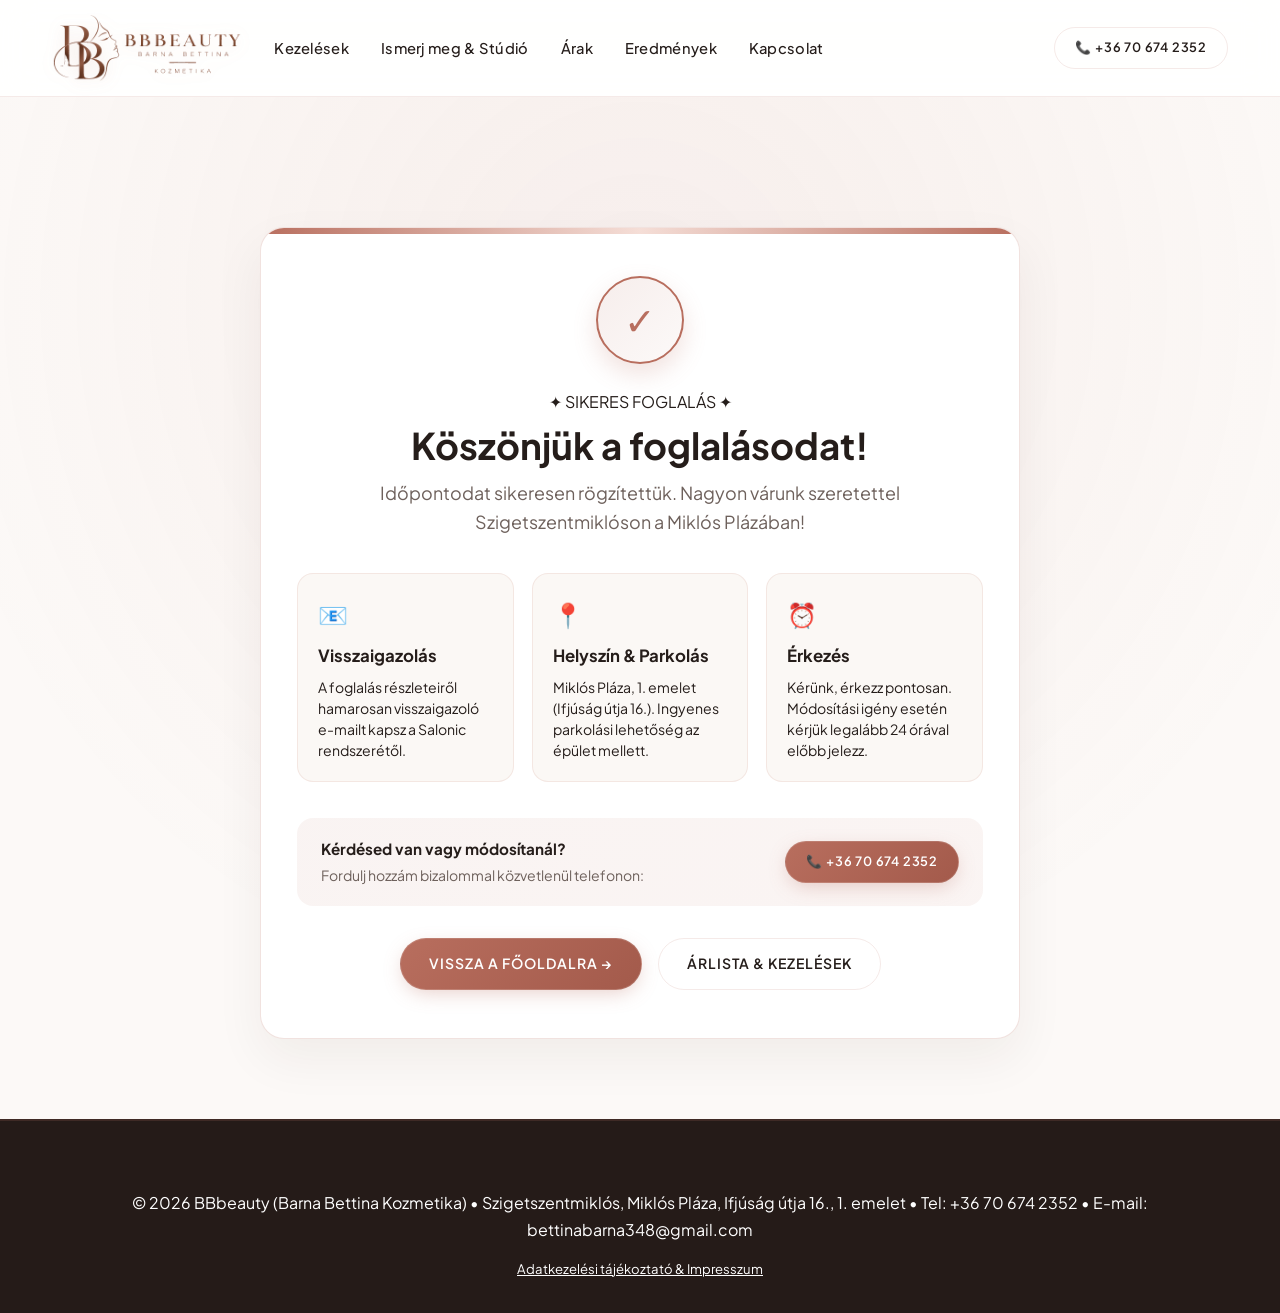
<file: koszonjuk.html>
<!DOCTYPE html>
<html lang="hu">
<head>
<!-- Google tag (gtag.js) -->
<script async src="https://www.googletagmanager.com/gtag/js?id=G-3BNVEBYM7K"></script>
<script>
  window.dataLayer = window.dataLayer || [];
  function gtag(){dataLayer.push(arguments);}
  gtag('js', new Date());

  gtag('config', 'G-3BNVEBYM7K');
  gtag('config', 'AW-18446564317');

  // Google Ads Sikeres Foglalás Konverzió
  gtag('event', 'conversion', {
    'send_to': 'AW-18446564317'
  });

  // Google Analytics 4 Sikeres Foglalás Esemény
  gtag('event', 'booking_completed', {
    'event_category': 'Salonic',
    'event_label': 'Sikeres online időpontfoglalás'
  });
</script>
<meta charset="utf-8"/>
<meta content="width=device-width, initial-scale=1.0" name="viewport"/>
<title>Sikeres Időpontfoglalás | BBbeauty Kozmetika Szigetszentmiklós</title>
<meta content="Köszönjük online időpontfoglalásodat! Szeretettel várunk a BBbeauty Kozmetikában, Szigetszentmiklóson a Miklós Plázában." name="description"/>
<meta content="noindex, follow" name="robots"/>
<link href="https://bbbeautykozmetika.hu/koszonjuk.html" rel="canonical"/>
<link href="favicon.ico" rel="icon" sizes="any"/>
<link href="favicon-32x32.png" rel="icon" sizes="32x32" type="image/png"/>
<link href="favicon-16x16.png" rel="icon" sizes="16x16" type="image/png"/>
<link href="apple-touch-icon.png" rel="apple-touch-icon"/>
<link href="manifest.json" rel="manifest"/>
<meta content="#B86E5E" name="theme-color"/>

<!-- Google Fonts -->
<link href="https://fonts.googleapis.com" rel="preconnect"/>
<link crossorigin="" href="https://fonts.gstatic.com" rel="preconnect"/>
<link href="https://fonts.googleapis.com/css2?family=Cormorant+Garamond:ital,wght@0,400;0,500;0,600;0,700;1,400;1,600&family=Outfit:wght@400;500;600;700;800&family=Playfair+Display:ital,wght@0,400;0,600;0,700;1,400&family=Plus+Jakarta+Sans:wght@300;400;500;600;700;800&display=swap" rel="stylesheet"/>
<link href="styles.css?v=8.2" rel="stylesheet"/>

<style>
  .thankyou-section {
    padding: 130px 0 80px;
    min-height: 85vh;
    display: flex;
    align-items: center;
    background: radial-gradient(circle at 50% 20%, rgba(184, 110, 94, 0.08) 0%, rgba(250, 246, 242, 0) 70%), var(--bg-main);
  }
  .thankyou-card {
    background: #ffffff;
    border-radius: 24px;
    border: 1px solid rgba(184, 110, 94, 0.2);
    box-shadow: 0 20px 50px rgba(44, 30, 25, 0.06);
    padding: 48px 36px;
    text-align: center;
    max-width: 760px;
    margin: 0 auto;
    position: relative;
    overflow: hidden;
  }
  .thankyou-card::before {
    content: '';
    position: absolute;
    top: 0;
    left: 0;
    right: 0;
    height: 6px;
    background: linear-gradient(90deg, var(--primary), var(--primary-light), var(--primary));
  }
  .success-icon-wrap {
    width: 88px;
    height: 88px;
    background: linear-gradient(135deg, rgba(184, 110, 94, 0.12), rgba(184, 110, 94, 0.04));
    border: 2px solid var(--primary);
    border-radius: 50%;
    display: flex;
    align-items: center;
    justify-content: center;
    margin: 0 auto 24px;
    color: var(--primary);
    font-size: 2.4rem;
    box-shadow: 0 10px 25px rgba(184, 110, 94, 0.2);
    animation: scaleIn 0.5s ease-out;
  }
  @keyframes scaleIn {
    0% { transform: scale(0.6); opacity: 0; }
    100% { transform: scale(1); opacity: 1; }
  }
  .thankyou-title {
    font-family: var(--font-heading);
    font-size: 2.3rem;
    color: var(--text-heading);
    margin-bottom: 12px;
    line-height: 1.2;
  }
  .thankyou-subtitle {
    font-size: 1.12rem;
    color: var(--text-muted);
    max-width: 580px;
    margin: 0 auto 36px;
    line-height: 1.6;
  }
  .info-grid {
    display: grid;
    grid-template-columns: repeat(auto-fit, minmax(200px, 1fr));
    gap: 18px;
    text-align: left;
    margin-bottom: 36px;
  }
  .info-box {
    background: #fbf8f5;
    border: 1px solid rgba(184, 110, 94, 0.12);
    border-radius: 16px;
    padding: 20px;
    transition: transform 0.2s ease, box-shadow 0.2s ease;
  }
  .info-box:hover {
    transform: translateY(-2px);
    box-shadow: 0 8px 20px rgba(0,0,0,0.03);
  }
  .info-box-icon {
    font-size: 1.5rem;
    margin-bottom: 8px;
    display: inline-block;
  }
  .info-box-title {
    font-family: var(--font-heading);
    font-size: 1.05rem;
    font-weight: 700;
    color: var(--text-heading);
    margin-bottom: 6px;
  }
  .info-box-text {
    font-size: 0.88rem;
    color: var(--text-body);
    line-height: 1.5;
    margin: 0;
  }
  .contact-banner {
    background: linear-gradient(135deg, rgba(184, 110, 94, 0.08), rgba(224, 184, 175, 0.15));
    border-radius: 16px;
    padding: 18px 24px;
    display: flex;
    align-items: center;
    justify-content: space-between;
    flex-wrap: wrap;
    gap: 14px;
    margin-bottom: 32px;
    text-align: left;
  }
  .contact-banner-text {
    font-size: 0.95rem;
    color: var(--text-heading);
  }
  .thankyou-actions {
    display: flex;
    justify-content: center;
    gap: 16px;
    flex-wrap: wrap;
  }
  @media (max-width: 600px) {
    .thankyou-card {
      padding: 32px 20px;
    }
    .thankyou-title {
      font-size: 1.8rem;
    }
    .contact-banner {
      flex-direction: column;
      text-align: center;
    }
  }
</style>
</head>

<body id="top">
<!-- ================= HEADER ================= -->
<header class="site-header">
  <div class="container">
    <nav class="navbar">
      <a class="brand-logo" href="index.html" title="BBbeauty - Vissza a főoldalra">
        <img alt="BBbeauty Logo" class="brand-logo-img" height="60" src="images/logonyujtott.png" width="168"/>
      </a>
      <ul class="nav-links">
        <li><a class="nav-link" href="index.html#kezelesek">Kezelések</a></li>
        <li><a class="nav-link" href="rolam.html">Ismerj meg &amp; Stúdió</a></li>
        <li><a class="nav-link" href="arak.html">Árak</a></li>
        <li><a class="nav-link" href="index.html#eredmenyek">Eredmények</a></li>
        <li><a class="nav-link" href="index.html#kapcsolat">Kapcsolat</a></li>
      </ul>
      <div class="nav-actions">
        <a class="btn btn-outline btn-sm" href="tel:+36706742352">
          📞 +36 70 674 2352
        </a>
      </div>
    </nav>
  </div>
</header>

<!-- ================= MAIN CONTENT ================= -->
<main>
  <section class="thankyou-section">
    <div class="container">
      <div class="thankyou-card">
        <div class="success-icon-wrap">
          ✓
        </div>
        <div class="section-tag" style="margin-bottom: 8px;">✦ SIKERES FOGLALÁS ✦</div>
        <h1 class="thankyou-title">Köszönjük a foglalásodat!</h1>
        <p class="thankyou-subtitle">
          Időpontodat sikeresen rögzítettük. Nagyon várunk szeretettel Szigetszentmiklóson a Miklós Plázában!
        </p>

        <div class="info-grid">
          <div class="info-box">
            <span class="info-box-icon">📧</span>
            <div class="info-box-title">Visszaigazolás</div>
            <p class="info-box-text">A foglalás részleteiről hamarosan visszaigazoló e-mailt kapsz a Salonic rendszerétől.</p>
          </div>
          <div class="info-box">
            <span class="info-box-icon">📍</span>
            <div class="info-box-title">Helyszín & Parkolás</div>
            <p class="info-box-text">Miklós Pláza, 1. emelet (Ifjúság útja 16.). Ingyenes parkolási lehetőség az épület mellett.</p>
          </div>
          <div class="info-box">
            <span class="info-box-icon">⏰</span>
            <div class="info-box-title">Érkezés</div>
            <p class="info-box-text">Kérünk, érkezz pontosan. Módosítási igény esetén kérjük legalább 24 órával előbb jelezz.</p>
          </div>
        </div>

        <div class="contact-banner">
          <div class="contact-banner-text">
            <strong>Kérdésed van vagy módosítanál?</strong><br>
            <span style="font-size: 0.88rem; color: var(--text-muted);">Fordulj hozzám bizalommal közvetlenül telefonon:</span>
          </div>
          <a class="btn btn-primary btn-sm" href="tel:+36706742352" style="white-space: nowrap;">
            📞 +36 70 674 2352
          </a>
        </div>

        <div class="thankyou-actions">
          <a class="btn btn-primary" href="index.html">
            Vissza a főoldalra →
          </a>
          <a class="btn btn-outline" href="arak.html">
            Árlista & Kezelések
          </a>
        </div>
      </div>
    </div>
  </section>
</main>

<!-- ================= FOOTER ================= -->
<footer class="site-footer">
  <div class="container">
    <div class="footer-bottom" style="text-align: center; border-top: none; padding-top: 0;">
      <div>© 2026 BBbeauty (Barna Bettina Kozmetika) • Szigetszentmiklós, Miklós Pláza, Ifjúság útja 16., 1. emelet • Tel: <a href="tel:+36706742352" style="color: inherit; text-decoration: none;">+36 70 674 2352</a> • E-mail: <a href="mailto:bettinabarna348@gmail.com" style="color: inherit; text-decoration: none;">bettinabarna348@gmail.com</a></div>
      <div style="margin-top: 10px;">
        <a href="adatvedelem.html" style="color: inherit; text-decoration: underline; font-size: 0.82rem;">Adatkezelési tájékoztató &amp; Impresszum</a>
      </div>
    </div>
  </div>
</footer>

<script src="script.js?v=8.2"></script>
</body>
</html>
</file>
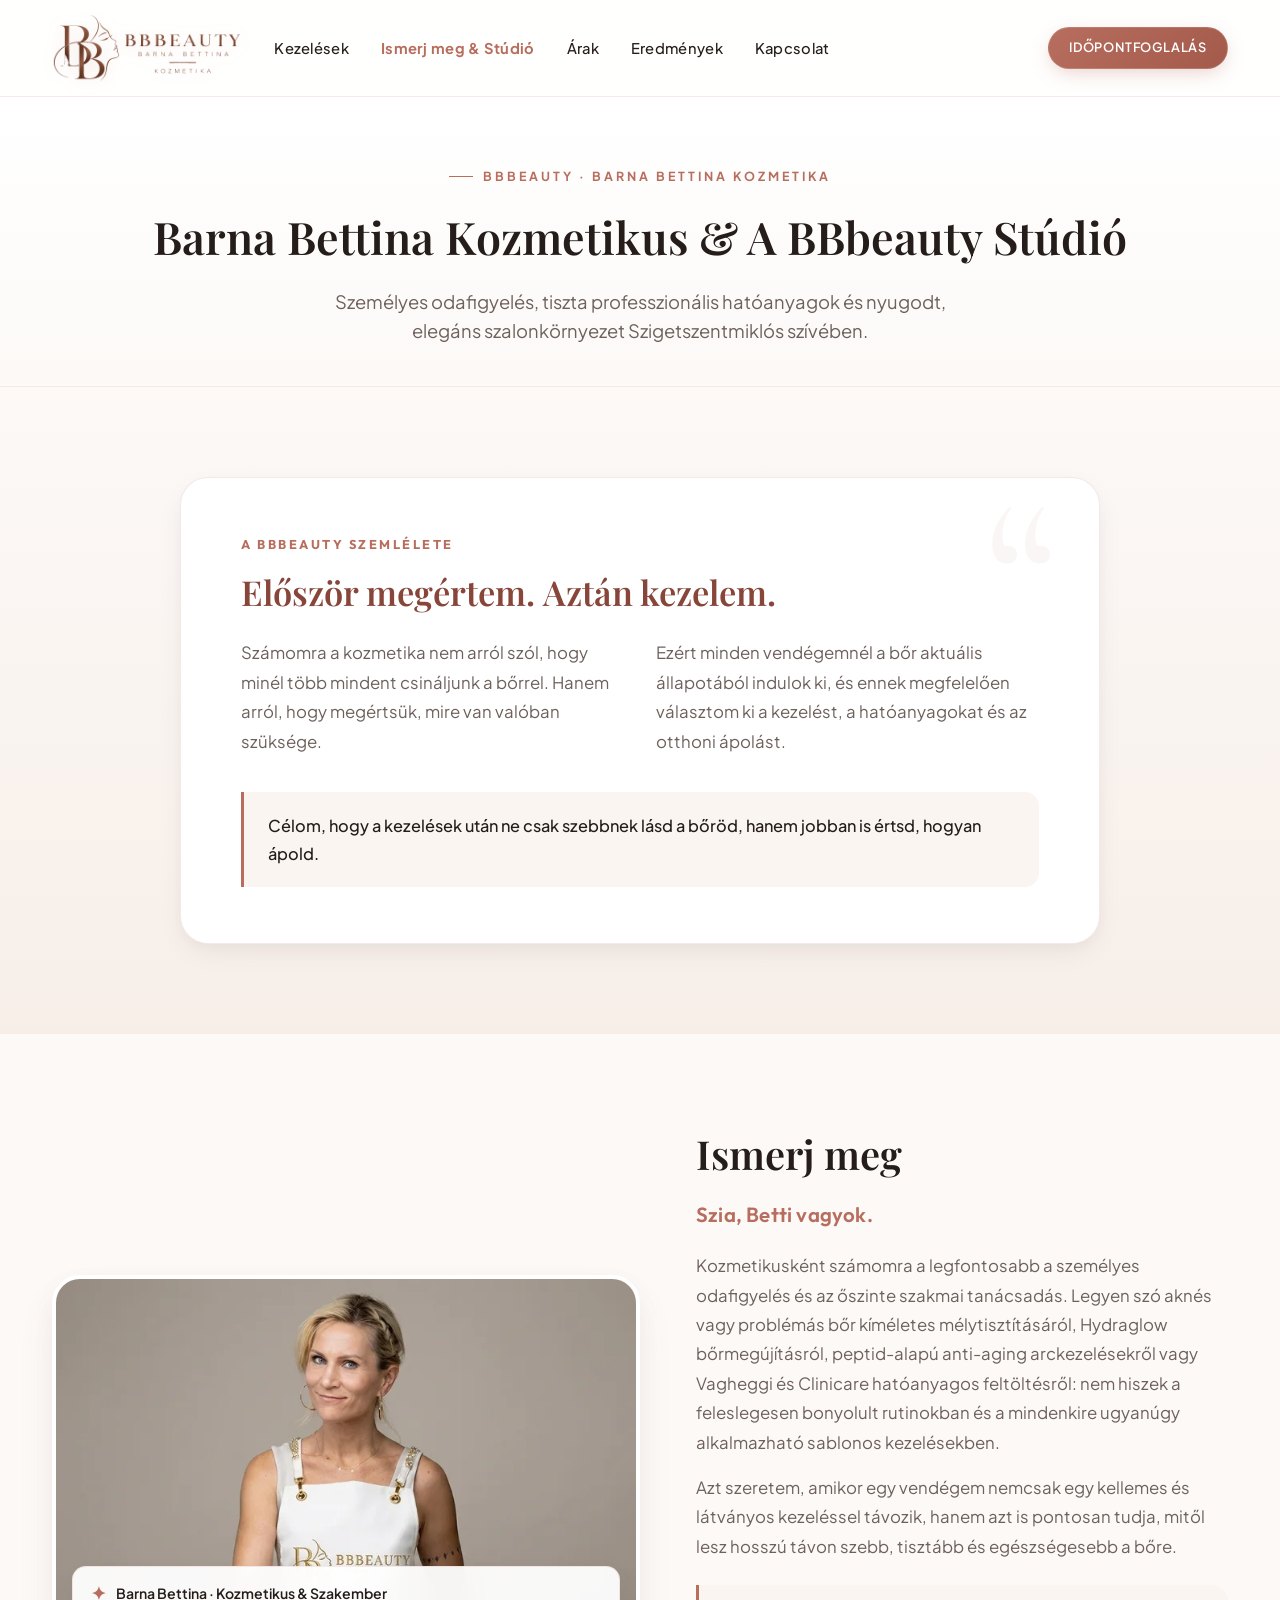
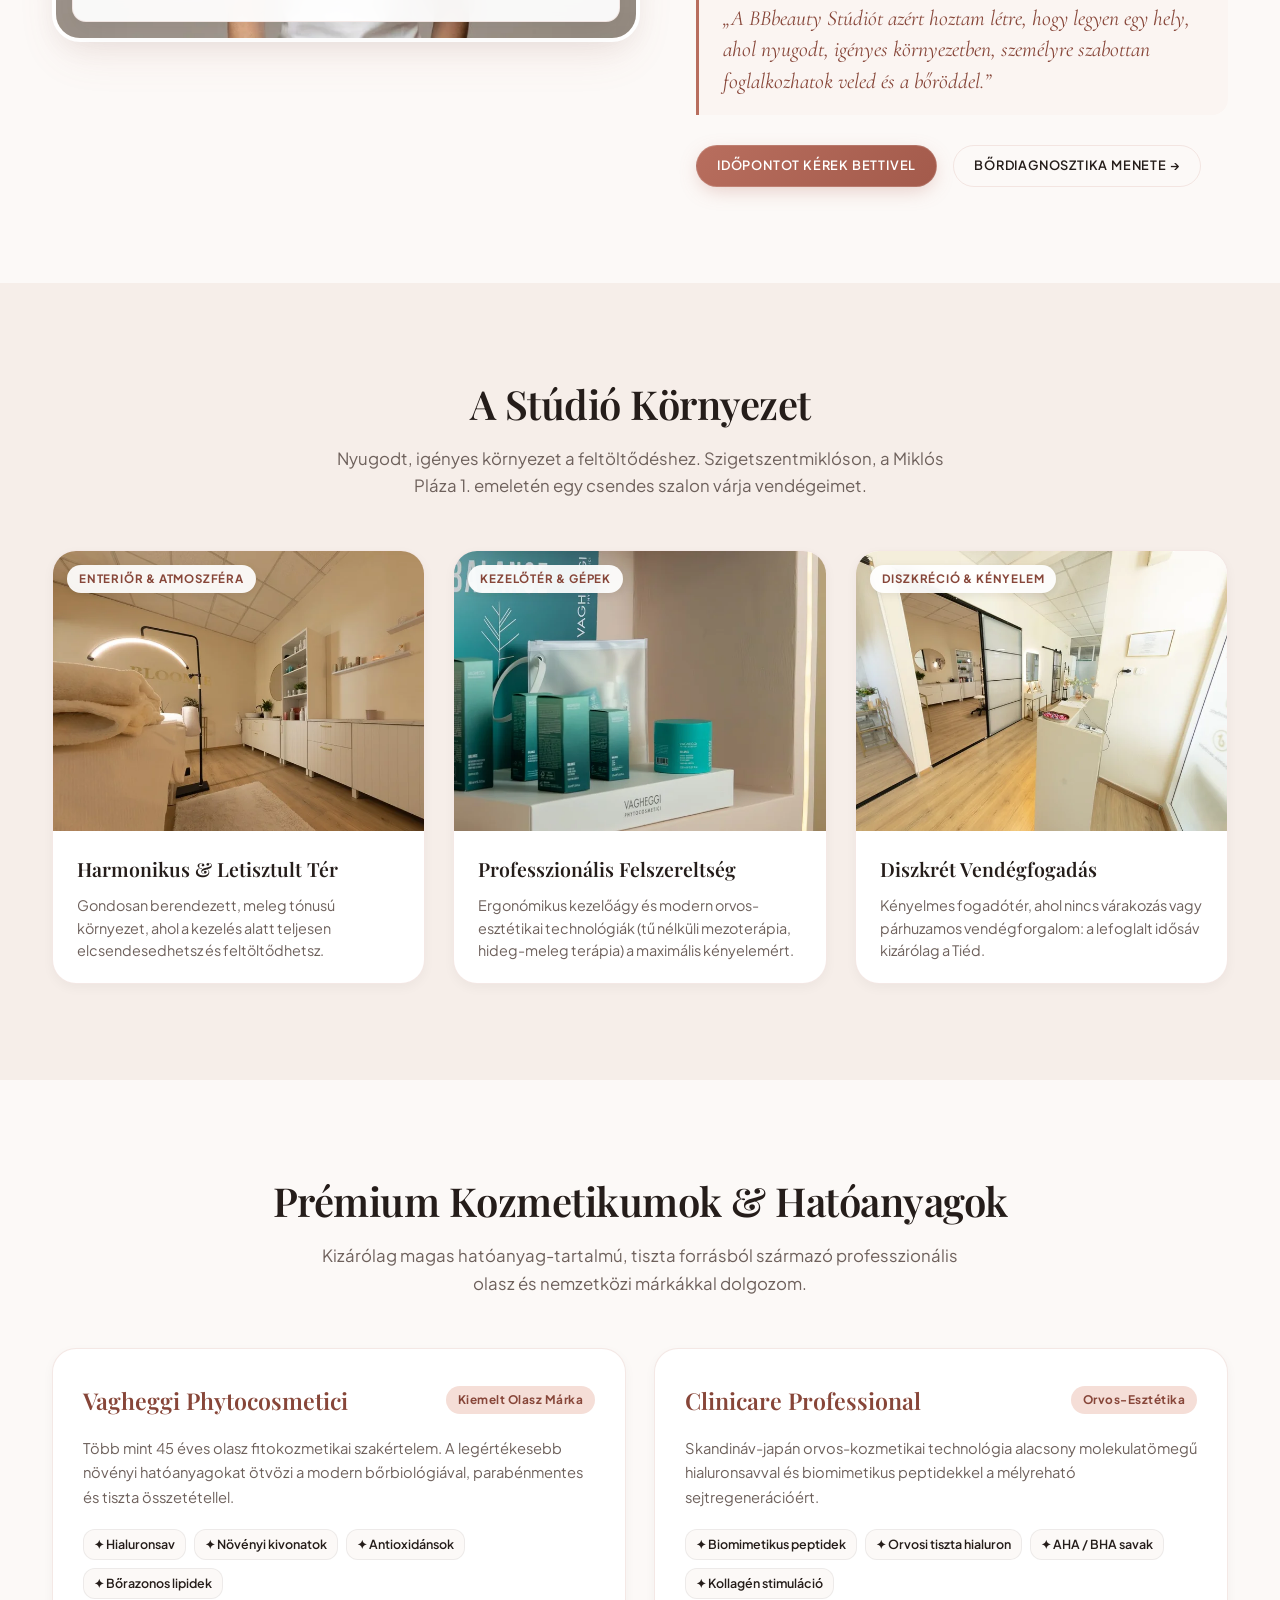
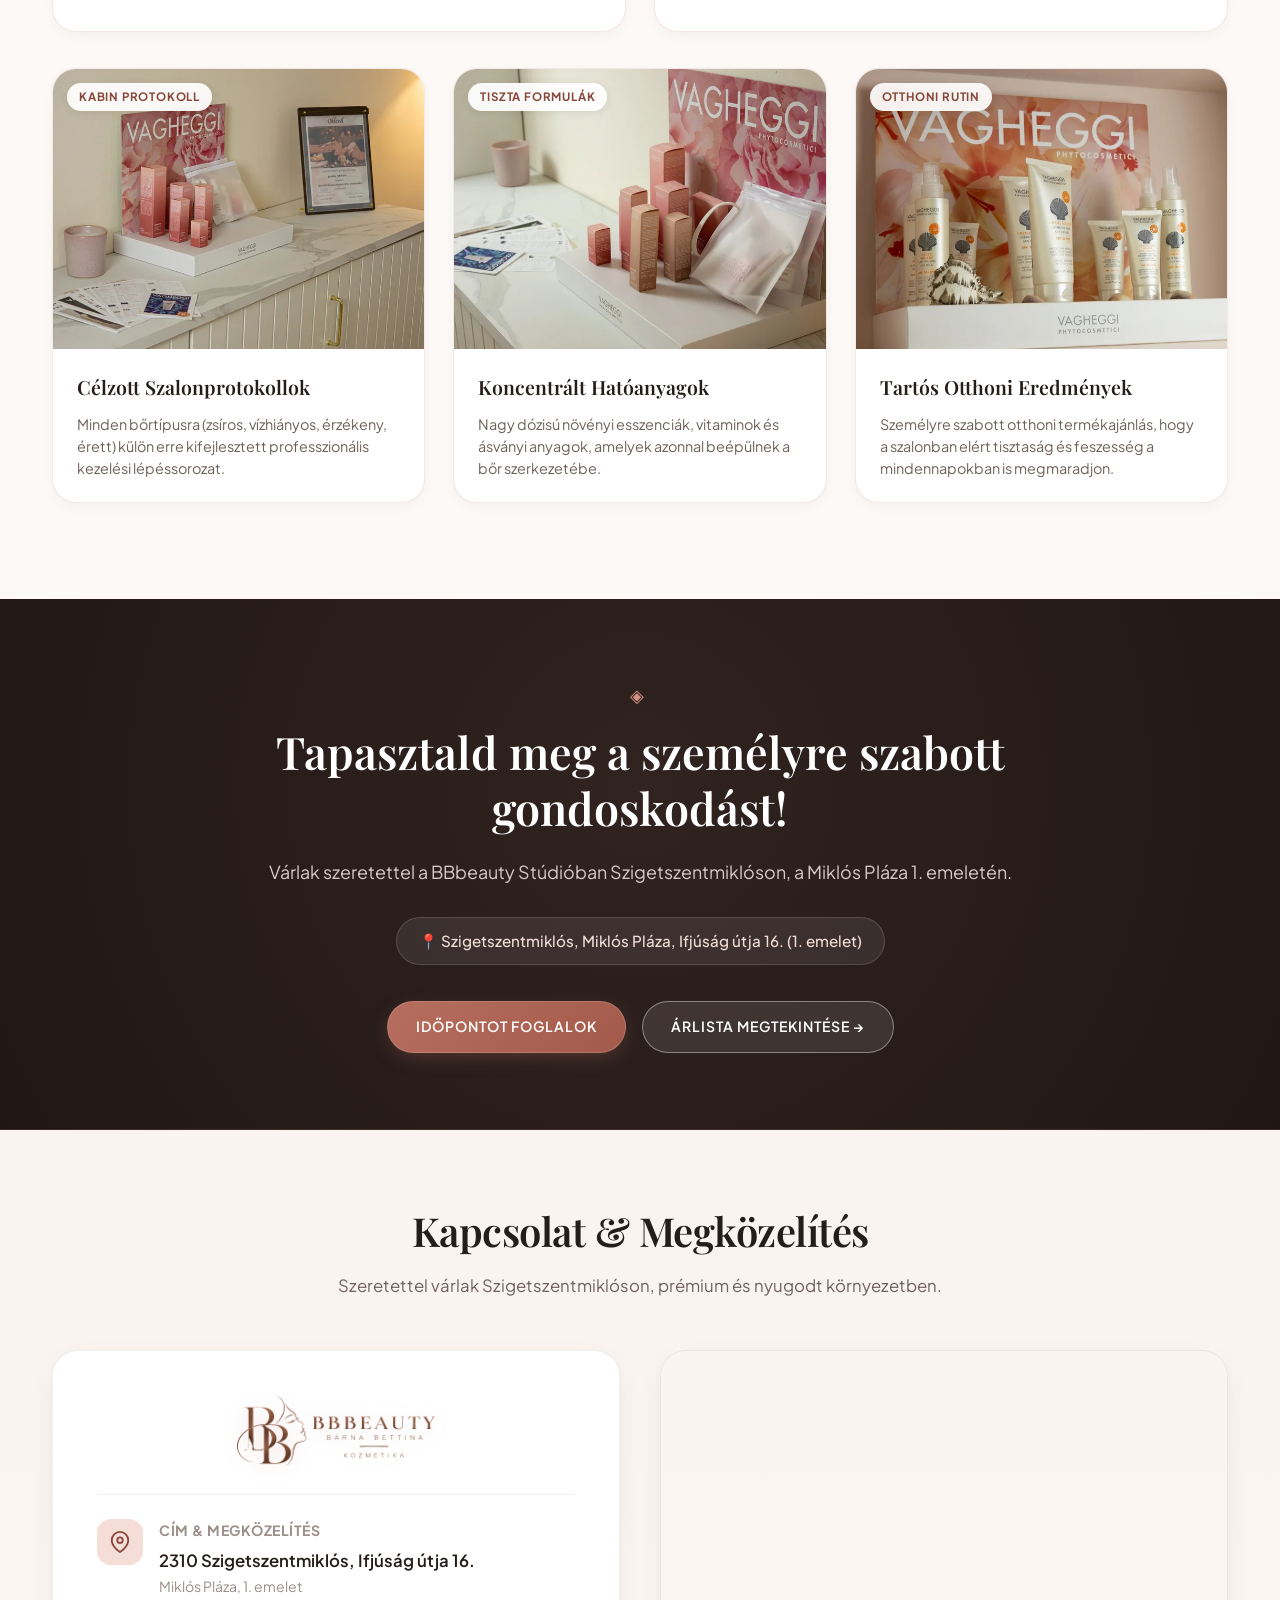
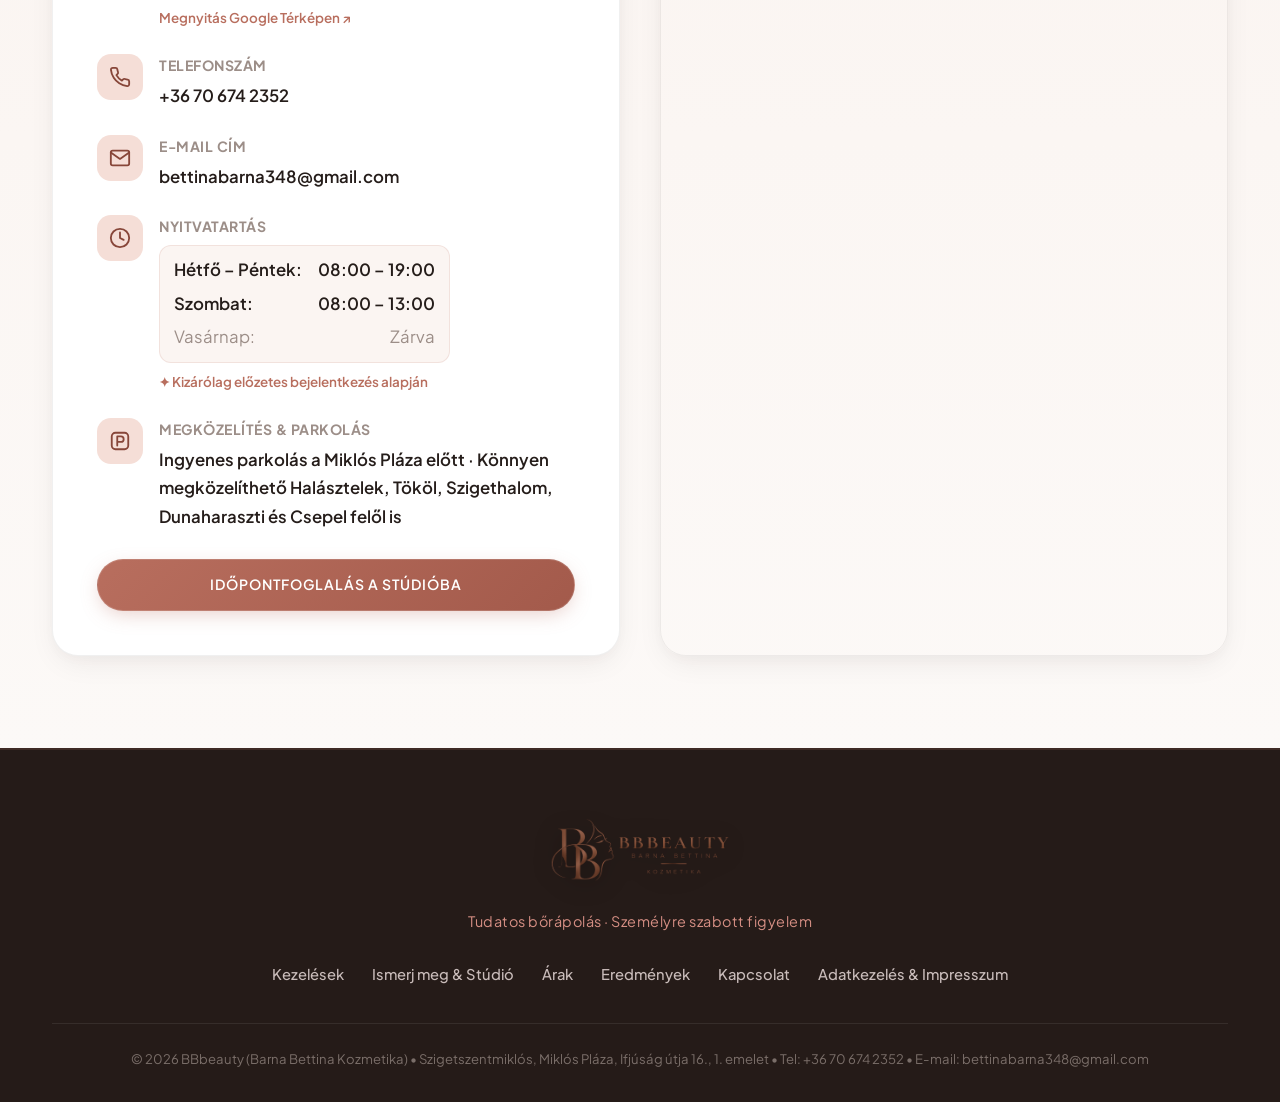
<file: rolam.html>
<!DOCTYPE html>

<html lang="hu">
<head>
<!-- Google tag (gtag.js) -->
<script async src="https://www.googletagmanager.com/gtag/js?id=G-3BNVEBYM7K"></script>
<script>
  window.dataLayer = window.dataLayer || [];
  function gtag(){dataLayer.push(arguments);}
  gtag('js', new Date());

  gtag('config', 'G-3BNVEBYM7K');
  gtag('config', 'AW-18446564317');
</script>
<meta charset="utf-8"/>
<meta content="width=device-width, initial-scale=1.0" name="viewport"/>
<title>Barna Bettina Kozmetikus &amp; Stúdió | BBbeauty Szigetszentmiklós</title>
<meta content="Ismerd meg Barna Bettina kozmetikust és a BBbeauty Stúdiót Szigetszentmiklóson a Miklós Plázában. Prémium Vagheggi és Clinicare kezelések, személyre szabott figyelem." name="description"/>
<meta content="index, follow, max-image-preview:large, max-snippet:-1, max-video-preview:-1" name="robots"/>
<link href="https://bbbeautykozmetika.hu/rolam.html" rel="canonical"/>
<link href="favicon.ico" rel="icon" sizes="any"/>
<link href="favicon-32x32.png" rel="icon" sizes="32x32" type="image/png"/>
<link href="favicon-16x16.png" rel="icon" sizes="16x16" type="image/png"/>
<link href="apple-touch-icon.png" rel="apple-touch-icon"/>
<link href="manifest.json" rel="manifest"/>
<meta content="#B86E5E" name="theme-color"/>
<!-- OpenGraph / Social SEO -->
<meta content="profile" property="og:type"/>
<meta content="hu_HU" property="og:locale"/>
<meta content="https://bbbeautykozmetika.hu/rolam.html" property="og:url"/>
<meta content="BBbeauty Kozmetika Szigetszentmiklós" property="og:site_name"/>
<meta content="Barna Bettina Kozmetikus &amp; Stúdió | BBbeauty Szigetszentmiklós" property="og:title"/>
<meta content="Ismerd meg Barna Bettina kozmetikust és a BBbeauty Stúdiót Szigetszentmiklóson a Miklós Plázában. Prémium Vagheggi és Clinicare kezelések, személyre szabott figyelem." property="og:description"/>
<meta content="https://bbbeautykozmetika.hu/images/bbbeauty-barna-bettina-kozmetikus-szigetszentmiklos-1200.jpg" property="og:image"/>
<meta content="1200" property="og:image:width"/>
<meta content="900" property="og:image:height"/>
<meta content="Barna Bettina Kozmetikus - BBbeauty Stúdió Szigetszentmiklós" property="og:image:alt"/>
<meta content="summary_large_image" name="twitter:card"/>
<meta content="https://bbbeautykozmetika.hu/images/bbbeauty-barna-bettina-kozmetikus-szigetszentmiklos-1200.jpg" name="twitter:image"/>
<!-- Google Fonts (Non-blocking Asynchronous Preloading) -->
<link href="https://fonts.googleapis.com" rel="preconnect"/>
<link crossorigin="" href="https://fonts.gstatic.com" rel="preconnect"/>
<link as="style" href="https://fonts.googleapis.com/css2?family=Cormorant+Garamond:ital,wght@0,400;0,500;0,600;0,700;1,400;1,600&amp;family=Outfit:wght@400;500;600;700;800&amp;family=Playfair+Display:ital,wght@0,400;0,600;0,700;1,400&amp;family=Plus+Jakarta+Sans:wght@300;400;500;600;700;800&amp;display=swap" rel="preload"/>
<link href="https://fonts.googleapis.com/css2?family=Cormorant+Garamond:ital,wght@0,400;0,500;0,600;0,700;1,400;1,600&amp;family=Outfit:wght@400;500;600;700;800&amp;family=Playfair+Display:ital,wght@0,400;0,600;0,700;1,400&amp;family=Plus+Jakarta+Sans:wght@300;400;500;600;700;800&amp;display=swap" media="print" onload="this.media='all'" rel="stylesheet"/>
<noscript>
<link href="https://fonts.googleapis.com/css2?family=Cormorant+Garamond:ital,wght@0,400;0,500;0,600;0,700;1,400;1,600&amp;family=Outfit:wght@400;500;600;700;800&amp;family=Playfair+Display:ital,wght@0,400;0,600;0,700;1,400&amp;family=Plus+Jakarta+Sans:wght@300;400;500;600;700;800&amp;display=swap" rel="stylesheet"/>
</noscript>
<link href="styles.css?v=8.2" rel="stylesheet"/>
<!-- Schema.org Person Structured Data -->
<script type="application/ld+json">
  {
    "@context": "https://schema.org",
    "@type": "Person",
    "name": "Barna Bettina",
    "jobTitle": "Kozmetikus & Bőrápolási Szakember",
    "worksFor": {
      "@type": "BeautySalon",
      "name": "BBbeauty Kozmetika",
      "url": "https://bbbeautykozmetika.hu/"
    },
    "image": "https://bbbeautykozmetika.hu/images/bbbeauty-barna-bettina-kozmetikus-szigetszentmiklos-1200.jpg",
    "description": "Szakképzett kozmetikus és bőrápolási szakember Szigetszentmiklóson. Vagheggi fitokozmetikai és orvos-esztétikai rituálék specialistája.",
    "telephone": "+36706742352",
    "email": "bettinabarna348@gmail.com",
    "address": {
      "@type": "PostalAddress",
      "streetAddress": "Ifjúság útja 16., Miklós Pláza 1. emelet",
      "addressLocality": "Szigetszentmiklós",
      "postalCode": "2310",
      "addressCountry": "HU"
    }
  }
  </script>
</head>
<body id="top">
<!-- ================= HEADER & NAVIGATION ================= -->
<header class="site-header">
<div class="container">
<nav class="navbar">
<a class="brand-logo" href="index.html" title="BBbeauty - Vissza a főoldalra">
<img alt="BBbeauty Logo" class="brand-logo-img" height="60" src="images/logonyujtott.png" width="168"/>
</a>
<!-- Főmenü -->
<ul class="nav-links">
<li><a class="nav-link" href="index.html#kezelesek">Kezelések</a></li>
<li><a class="nav-link active" href="rolam.html" style="color: var(--primary); font-weight: 700;">Ismerj meg &amp; Stúdió</a></li>
<li><a class="nav-link" href="arak.html">Árak</a></li>
<li><a class="nav-link" href="index.html#eredmenyek">Eredmények</a></li>
<li><a class="nav-link" href="#kapcsolat">Kapcsolat</a></li>
</ul>
<div class="nav-actions">
<a class="btn btn-primary btn-sm" href="https://bbbeautykozmetika.salonic.hu/showServices/?employeeId=33059&amp;placeId=14908&amp;serviceId=0" rel="noopener noreferrer" target="_blank">
            Időpontfoglalás
          </a>
<button aria-label="Menü megnyitása" class="hamburger-btn">
<span></span><span></span><span></span>
</button>
</div>
</nav>
</div>
</header>
<!-- Mobile Drawer -->
<div class="drawer-backdrop"></div>
<div aria-hidden="true" class="mobile-nav-drawer">
<div class="drawer-header">
<img alt="BBbeauty Logo" decoding="async" height="54" loading="lazy" src="images/logonyujtott.png" style="height: 52px; width: auto; object-fit: contain;" width="150"/>
<button aria-label="Menü bezárása" class="drawer-close-btn">×</button>
</div>
<ul class="drawer-links">
<li><a href="index.html#kezelesek">Kezelések</a></li>
<li><a class="active" href="rolam.html">Ismerj meg &amp; Stúdió</a></li>
<li><a href="arak.html">Árak</a></li>
<li><a href="index.html#eredmenyek">Eredmények</a></li>
<li><a href="index.html#arcdiagnosztika">Arcdiagnosztika</a></li>
<li><a href="#kapcsolat">Kapcsolat</a></li>
</ul>
<div style="margin-top: auto; padding-top: 24px;">
<a class="btn btn-primary" href="https://bbbeautykozmetika.salonic.hu/showServices/?employeeId=33059&amp;placeId=14908&amp;serviceId=0" rel="noopener noreferrer" style="width: 100%;" target="_blank">
        Időpontfoglalás
      </a>
</div>
</div>
<!-- ================= SUBPAGE HERO ================= -->
<section class="page-hero">
<div class="container">
<div class="hero-tag" style="margin-bottom: 12px;">BBbeauty · Barna Bettina Kozmetika</div>
<h1 class="page-hero-title">Barna Bettina Kozmetikus &amp; A BBbeauty Stúdió</h1>
<p class="page-hero-subtitle">
        Személyes odafigyelés, tiszta professzionális hatóanyagok és nyugodt, elegáns szalonkörnyezet Szigetszentmiklós szívében.
      </p>
</div>
</section>
<!-- ================= 1. A BBbeauty SZEMLÉLETE ================= -->
<section class="philosophy-section" id="szemlelet">
<div class="container">
<div class="philosophy-container">
<div class="philosophy-kicker">A BBbeauty Szemlélete</div>
<div class="philosophy-manifesto">
<span>Először megértem.</span> <span>Aztán kezelem.</span>
</div>
<div class="philosophy-text-grid">
<p>
            Számomra a kozmetika nem arról szól, hogy minél több mindent csináljunk a bőrrel. Hanem arról, hogy
            megértsük, mire van valóban szüksége.
          </p>
<p>
            Ezért minden vendégemnél a bőr aktuális állapotából indulok ki, és ennek megfelelően választom ki a
            kezelést, a hatóanyagokat és az otthoni ápolást.
          </p>
</div>
<div class="philosophy-highlight-box">
          Célom, hogy a kezelések után ne csak szebbnek lásd a bőröd, hanem jobban is értsd, hogyan ápold.
        </div>
</div>
</div>
</section>
<!-- ================= 2. ISMERJ MEG (RÓLAM - BARNA BETTINA) ================= -->
<section class="site-section" id="rolam">
<div class="container">
<div class="about-grid">
<!-- Mobil Nézeti Fejléc (Kép előtt jelenik meg) -->
<div class="about-header-mobile">
<h2 class="about-greeting">Ismerj meg</h2>
<div class="about-lead-name">
            Szia, Betti vagyok.
          </div>
</div>
<!-- Betti Képe & Kártyája (Mobilon azonnal a fejléc után) -->
<div class="about-visual">
<div class="about-img-frame">
<img alt="Barna Bettina · Kozmetikus &amp; Bőrápolási Szakember - BBbeauty Szigetszentmiklós" decoding="async" height="446" loading="lazy" sizes="(max-width: 768px) 100vw, 550px" src="images/bbbeauty-barna-bettina-kozmetikus-szigetszentmiklos-800.webp" width="800"/>
</div>
<div class="about-betti-pill">
<span class="pill-sparkle">✦</span>
<span>Barna Bettina · Kozmetikus &amp; Szakember</span>
</div>
</div>
<!-- Szöveges Tartalom & Gombok -->
<div class="about-content">
<!-- Asztali Nézeti Fejléc (Mobilon rejtett) -->
<div class="about-header-desktop">
<h2 class="about-greeting">Ismerj meg</h2>
<div class="about-lead-name">
              Szia, Betti vagyok.
            </div>
</div>
<div class="about-paragraphs">
<p>
              Kozmetikusként számomra a legfontosabb a személyes odafigyelés és az őszinte szakmai tanácsadás. Legyen szó aknés vagy problémás bőr kíméletes mélytisztításáról, Hydraglow bőrmegújításról, peptid-alapú anti-aging arckezelésekről vagy Vagheggi és Clinicare hatóanyagos feltöltésről: nem hiszek a feleslegesen bonyolult rutinokban és a mindenkire ugyanúgy alkalmazható sablonos kezelésekben.
            </p>
<p>
              Azt szeretem, amikor egy vendégem nemcsak egy kellemes és látványos kezeléssel távozik, hanem azt is pontosan tudja, mitől lesz
              hosszú távon szebb, tisztább és egészségesebb a bőre.
            </p>
</div>
<div class="about-quote">
            „A BBbeauty Stúdiót azért hoztam létre, hogy legyen egy hely, ahol nyugodt, igényes környezetben,
            személyre szabottan foglalkozhatok veled és a bőröddel.”
          </div>
<div style="margin-top: 30px; display: flex; gap: 16px; flex-wrap: wrap;">
<a class="btn btn-primary btn-sm" href="https://bbbeautykozmetika.salonic.hu/showServices/?employeeId=33059&amp;placeId=14908&amp;serviceId=0" rel="noopener noreferrer" target="_blank">
              Időpontot kérek Bettivel
            </a>
<a class="btn btn-outline btn-sm" href="index.html#arcdiagnosztika">
              Bőrdiagnosztika menete →
            </a>
</div>
</div>
</div>
</div>
</section>
<!-- ================= 3. A STÚDIÓ KÖRNYEZET (BEMUTATÁS KÉPEKKEL) ================= -->
<section class="site-section section-alt" id="studio">
<div class="container">
<div class="section-head-center">
<h2 class="section-title-large">A Stúdió Környezet</h2>
<p class="section-desc">
          Nyugodt, igényes környezet a feltöltődéshez. Szigetszentmiklóson, a Miklós Pláza 1. emeletén egy csendes szalon várja vendégeimet.
        </p>
</div>
<div class="studio-gallery-grid">
<!-- 1. Stúdió Enteriőr -->
<div class="gallery-card">
<div class="gallery-card-img-wrap">
<img alt="BBbeauty Stúdió belső tér és meghitt szalonkörnyezet Szigetszentmiklóson" decoding="async" height="533" loading="lazy" sizes="(max-width: 768px) 100vw, 400px" src="images/bbbeauty-studio-belso-ter-szigetszentmiklos-800.webp" width="800"/>
<span class="gallery-card-tag">Enteriőr &amp; Atmoszféra</span>
</div>
<div class="gallery-card-body">
<h3 class="gallery-card-title">Harmonikus &amp; Letisztult Tér</h3>
<p class="gallery-card-desc">
              Gondosan berendezett, meleg tónusú környezet, ahol a kezelés alatt teljesen elcsendesedhetsz és feltöltődhetsz.
            </p>
</div>
</div>
<!-- 2. Kezelőtér & Eszközök -->
<div class="gallery-card">
<div class="gallery-card-img-wrap">
<img alt="BBbeauty Professzionális kezelőtér és modern kozmetikai berendezés" decoding="async" height="533" loading="lazy" sizes="(max-width: 768px) 100vw, 400px" src="images/bbbeauty-studio-kezeles-ter-berendezes-800.webp" width="800"/>
<span class="gallery-card-tag">Kezelőtér &amp; Gépek</span>
</div>
<div class="gallery-card-body">
<h3 class="gallery-card-title">Professzionális Felszereltség</h3>
<p class="gallery-card-desc">
              Ergonómikus kezelőágy és modern orvos-esztétikai technológiák (tű nélküli mezoterápia, hideg-meleg terápia) a maximális kényelemért.
            </p>
</div>
</div>
<!-- 3. Bejárat & Fogadótér -->
<div class="gallery-card">
<div class="gallery-card-img-wrap">
<img alt="BBbeauty Stúdió diszkrét fogadótér a Miklós Plázában Szigetszentmiklóson" decoding="async" height="533" loading="lazy" sizes="(max-width: 768px) 100vw, 400px" src="images/bbbeauty-studio-fogadoter-miklos-plaza-800.webp" width="800"/>
<span class="gallery-card-tag">Diszkréció &amp; Kényelem</span>
</div>
<div class="gallery-card-body">
<h3 class="gallery-card-title">Diszkrét Vendégfogadás</h3>
<p class="gallery-card-desc">
              Kényelmes fogadótér, ahol nincs várakozás vagy párhuzamos vendégforgalom: a lefoglalt idősáv kizárólag a Tiéd.
            </p>
</div>
</div>
</div>
</div>
</section>
<!-- ================= 4. KOZMETIKUMOK & HATÓANYAGOK ================= -->
<section class="site-section" id="kozmetikumok">
<div class="container">
<div class="section-head-center">
<h2 class="section-title-large">Prémium Kozmetikumok &amp; Hatóanyagok</h2>
<p class="section-desc">
          Kizárólag magas hatóanyag-tartalmú, tiszta forrásból származó professzionális olasz és nemzetközi márkákkal dolgozom.
        </p>
</div>
<!-- Két kiemelt márka ismertető doboz -->
<div class="brands-intro-grid">
<div class="brand-feature-box">
<div class="brand-feature-header">
<h3 class="brand-feature-title">Vagheggi Phytocosmetici</h3>
<span class="brand-feature-badge">Kiemelt Olasz Márka</span>
</div>
<p class="brand-feature-desc">
            Több mint 45 éves olasz fitokozmetikai szakértelem. A legértékesebb növényi hatóanyagokat ötvözi a modern bőrbiológiával, parabénmentes és tiszta összetétellel.
          </p>
<div class="brand-ingredients-tags">
<span class="ingredient-tag">✦ Hialuronsav</span>
<span class="ingredient-tag">✦ Növényi kivonatok</span>
<span class="ingredient-tag">✦ Antioxidánsok</span>
<span class="ingredient-tag">✦ Bőrazonos lipidek</span>
</div>
</div>
<div class="brand-feature-box">
<div class="brand-feature-header">
<h3 class="brand-feature-title">Clinicare Professional</h3>
<span class="brand-feature-badge">Orvos-Esztétika</span>
</div>
<p class="brand-feature-desc">
            Skandináv-japán orvos-kozmetikai technológia alacsony molekulatömegű hialuronsavval és biomimetikus peptidekkel a mélyreható sejtregenerációért.
          </p>
<div class="brand-ingredients-tags">
<span class="ingredient-tag">✦ Biomimetikus peptidek</span>
<span class="ingredient-tag">✦ Orvosi tiszta hialuron</span>
<span class="ingredient-tag">✦ AHA / BHA savak</span>
<span class="ingredient-tag">✦ Kollagén stimuláció</span>
</div>
</div>
</div>
<!-- Kozmetikum Fotógaléria (3 kép) -->
<div class="studio-gallery-grid">
<!-- 1. Vagheggi display -->
<div class="gallery-card">
<div class="gallery-card-img-wrap">
<img alt="Vagheggi professzionális olasz kabintermékek a BBbeauty szalonban" decoding="async" height="533" loading="lazy" sizes="(max-width: 768px) 100vw, 400px" src="images/vagheggi-professzionalis-kabintermekek-szigetszentmiklos-800.webp" width="800"/>
<span class="gallery-card-tag">Kabin Protokoll</span>
</div>
<div class="gallery-card-body">
<h3 class="gallery-card-title">Célzott Szalonprotokollok</h3>
<p class="gallery-card-desc">
              Minden bőrtípusra (zsíros, vízhiányos, érzékeny, érett) külön erre kifejlesztett professzionális kezelési lépéssorozat.
            </p>
</div>
</div>
<!-- 2. Vagheggi termékek & szérumok -->
<div class="gallery-card">
<div class="gallery-card-img-wrap">
<img alt="Vagheggi koncentrált növényi szérumok, esszenciák és krémek" decoding="async" height="533" loading="lazy" sizes="(max-width: 768px) 100vw, 400px" src="images/vagheggi-fitokozmetikai-szerumok-kremek-800.webp" width="800"/>
<span class="gallery-card-tag">Tiszta Formulák</span>
</div>
<div class="gallery-card-body">
<h3 class="gallery-card-title">Koncentrált Hatóanyagok</h3>
<p class="gallery-card-desc">
              Nagy dózisú növényi esszenciák, vitaminok és ásványi anyagok, amelyek azonnal beépülnek a bőr szerkezetébe.
            </p>
</div>
</div>
<!-- 3. Otthoni ápolási termékek -->
<div class="gallery-card">
<div class="gallery-card-img-wrap">
<img alt="Vagheggi prémium otthoni bőrápolási rutin termékek" decoding="async" height="533" loading="lazy" sizes="(max-width: 768px) 100vw, 400px" src="images/vagheggi-otthoni-borapolasi-rutin-termekek-800.webp" width="800"/>
<span class="gallery-card-tag">Otthoni Rutin</span>
</div>
<div class="gallery-card-body">
<h3 class="gallery-card-title">Tartós Otthoni Eredmények</h3>
<p class="gallery-card-desc">
              Személyre szabott otthoni termékajánlás, hogy a szalonban elért tisztaság és feszesség a mindennapokban is megmaradjon.
            </p>
</div>
</div>
</div>
</div>
</section>
<!-- ================= 5. ZÁRÓ CTA SZEKCIÓ ================= -->
<section class="final-cta-section" id="idopont">
<div class="container">
<div class="final-cta-card">
<div class="final-cta-ornament">◈</div>
<h2 class="final-cta-title">
          Tapasztald meg a személyre szabott gondoskodást!
        </h2>
<p class="final-cta-desc">
          Várlak szeretettel a BBbeauty Stúdióban Szigetszentmiklóson, a Miklós Pláza 1. emeletén.
        </p>
<div class="final-location-badge">
          📍 Szigetszentmiklós, Miklós Pláza, Ifjúság útja 16. (1. emelet)
        </div>
<div style="display: flex; gap: 16px; justify-content: center; flex-wrap: wrap;">
<a class="btn btn-primary" href="https://bbbeautykozmetika.salonic.hu/showServices/?employeeId=33059&amp;placeId=14908&amp;serviceId=0" rel="noopener noreferrer" target="_blank">
            Időpontot foglalok
          </a>
<a class="btn btn-outline" href="arak.html" style="background: rgba(255,255,255,0.1); color: #fff; border-color: rgba(255,255,255,0.4);">
            Árlista megtekintése →
          </a>
</div>
</div>
</div>
</section>
<!-- ================= 6. KAPCSOLAT & TÉRKÉP ================= -->
<section class="site-section" id="kapcsolat">
<div class="container">
<div class="section-head-center">
<h2 class="section-title-large">Kapcsolat &amp; Megközelítés</h2>
<p class="section-desc">Szeretettel várlak Szigetszentmiklóson, prémium és nyugodt környezetben.</p>
</div>
<div class="contact-grid">
<div class="contact-card-box">
<div>
<div style="text-align: center; margin-bottom: 24px; padding-bottom: 20px; border-bottom: 1px solid var(--border-subtle);">
<img alt="BBbeauty Logo" src="images/logonyujtott.png" style="height: 72px; width: auto; object-fit: contain; display: inline-block; filter: drop-shadow(0 2px 10px rgba(184, 110, 94, 0.22));">
</img></div>
<div class="contact-items" style="margin-top: 0;">
<div class="contact-row-item">
<div class="contact-icon-bubble">
<svg fill="none" height="20" stroke="currentColor" stroke-linecap="round" stroke-linejoin="round" stroke-width="2" viewbox="0 0 24 24" width="20"><path d="M21 10c0 7-9 13-9 13s-9-6-9-13a9 9 0 0 1 18 0z"></path><circle cx="12" cy="10" r="3"></circle></svg>
</div>
<div class="contact-details">
<strong>Cím &amp; Megközelítés</strong>
<span>2310 Szigetszentmiklós, Ifjúság útja 16.</span>
<div style="font-size: 0.88rem; color: var(--text-light); margin-bottom: 4px;">Miklós Pláza, 1. emelet</div>
<a href="https://www.google.com/maps/search/?api=1&amp;query=Mikl%C3%B3s+Pl%C3%A1za+Szigetszentmikl%C3%B3s+Ifj%C3%BAs%C3%A1g+%C3%BAtja+16" rel="noopener noreferrer" style="font-size: 0.84rem; color: var(--primary); font-weight: 600; display: inline-flex; align-items: center; gap: 4px;" target="_blank">
                    Megnyitás Google Térképen ↗
                  </a>
</div>
</div>
<div class="contact-row-item">
<div class="contact-icon-bubble">
<svg fill="none" height="20" stroke="currentColor" stroke-linecap="round" stroke-linejoin="round" stroke-width="2" viewbox="0 0 24 24" width="20"><path d="M22 16.92v3a2 2 0 0 1-2.18 2 19.79 19.79 0 0 1-8.63-3.07 19.5 19.5 0 0 1-6-6 19.79 19.79 0 0 1-3.07-8.67A2 2 0 0 1 4.11 2h3a2 2 0 0 1 2 1.72 12.84 12.84 0 0 0 .7 2.81 2 2 0 0 1-.45 2.11L8.09 9.91a16 16 0 0 0 6 6l1.27-1.27a2 2 0 0 1 2.11-.45 12.84 12.84 0 0 0 2.81.7A2 2 0 0 1 22 16.92z"></path></svg>
</div>
<div class="contact-details">
<strong>Telefonszám</strong>
<a href="tel:+36706742352">+36 70 674 2352</a>
</div>
</div>
<div class="contact-row-item">
<div class="contact-icon-bubble">
<svg fill="none" height="20" stroke="currentColor" stroke-linecap="round" stroke-linejoin="round" stroke-width="2" viewbox="0 0 24 24" width="20"><path d="M4 4h16c1.1 0 2 .9 2 2v12c0 1.1-.9 2-2 2H4c-1.1 0-2-.9-2-2V6c0-1.1.9-2 2-2z"></path><polyline points="22,6 12,13 2,6"></polyline></svg>
</div>
<div class="contact-details">
<strong>E-mail cím</strong>
<a href="mailto:bettinabarna348@gmail.com">bettinabarna348@gmail.com</a>
</div>
</div>
<div class="contact-row-item">
<div class="contact-icon-bubble">
<svg fill="none" height="20" stroke="currentColor" stroke-linecap="round" stroke-linejoin="round" stroke-width="2" viewbox="0 0 24 24" width="20"><circle cx="12" cy="12" r="10"></circle><polyline points="12 6 12 12 16 14"></polyline></svg>
</div>
<div class="contact-details">
<strong>Nyitvatartás</strong>
<div class="opening-hours-grid">
<div class="hours-row">
<span class="hours-day">Hétfő – Péntek:</span>
<span class="hours-time">08:00 – 19:00</span>
</div>
<div class="hours-row">
<span class="hours-day">Szombat:</span>
<span class="hours-time">08:00 – 13:00</span>
</div>
<div class="hours-row is-closed">
<span class="hours-day">Vasárnap:</span>
<span class="hours-time">Zárva</span>
</div>
</div>
<div class="hours-note">✦ Kizárólag előzetes bejelentkezés alapján</div>
</div>
</div>
<div class="contact-row-item">
<div class="contact-icon-bubble">
<svg fill="none" height="20" stroke="currentColor" stroke-linecap="round" stroke-linejoin="round" stroke-width="2" viewbox="0 0 24 24" width="20"><rect height="18" rx="4" width="18" x="3" y="3"></rect><path d="M9 17V7h4a3 3 0 0 1 0 6H9"></path></svg>
</div>
<div class="contact-details">
<strong>Megközelítés &amp; Parkolás</strong>
<span>Ingyenes parkolás a Miklós Pláza előtt · Könnyen megközelíthető Halásztelek, Tököl, Szigethalom, Dunaharaszti és Csepel felől is</span>
</div>
</div>
</div>
</div>
<a class="btn btn-primary" href="https://bbbeautykozmetika.salonic.hu/showServices/?employeeId=33059&amp;placeId=14908&amp;serviceId=0" rel="noopener noreferrer" style="width: 100%;" target="_blank">
            Időpontfoglalás a stúdióba
          </a>
</div>
<div class="map-container">
<iframe loading="lazy" referrerpolicy="no-referrer-when-downgrade" src="https://maps.google.com/maps?q=Mikl%C3%B3s+Pl%C3%A1za,+Szigetszentmikl%C3%B3s,+Ifj%C3%BAs%C3%A1g+%C3%BAtja+16,+2310&amp;t=&amp;z=16&amp;ie=UTF8&amp;iwloc=&amp;output=embed" title="BBbeauty Kozmetika - Miklós Pláza, Szigetszentmiklós, Ifjúság útja 16.">
</iframe>
</div>
</div>
</div>
</section>
<!-- ================= FOOTER ================= -->
<footer class="site-footer">
<div class="container">
<div class="footer-logo-wrap">
<img alt="BBbeauty Logo - Barna Bettina Kozmetika" class="footer-logo-img" height="76" src="images/logonyujtott.png" width="200">
</img></div>
<div class="footer-tagline">Tudatos bőrápolás · Személyre szabott figyelem</div>
<div class="footer-links">
<a href="index.html#kezelesek">Kezelések</a>
<a href="rolam.html">Ismerj meg &amp; Stúdió</a>
<a href="arak.html">Árak</a>
<a href="index.html#eredmenyek">Eredmények</a>
<a href="#kapcsolat">Kapcsolat</a>
<a href="adatvedelem.html">Adatkezelés &amp; Impresszum</a>
</div>
<div class="footer-copyright">
        © 2026 BBbeauty (Barna Bettina Kozmetika) • Szigetszentmiklós, Miklós Pláza, Ifjúság útja 16., 1. emelet • Tel: <a href="tel:+36706742352" style="color: inherit; text-decoration: none;">+36 70 674 2352</a> • E-mail: <a href="mailto:bettinabarna348@gmail.com" style="color: inherit; text-decoration: none;">bettinabarna348@gmail.com</a></div>
</div>
</footer>
<!-- Scripts -->
<script src="script.js?v=8.2"></script>
</body>
</html>
</file>
<file: styles.css>
/* ==========================================================================
   ROSIE AESTHETIC STUDIO - DESIGN SYSTEM (V7)
   Clean, Elegant, Ultra-Premium Luxury Aesthetic
   ========================================================================== */

:root {
  /* Fonts */
  --font-serif: 'Playfair Display', 'Cormorant Garamond', Georgia, serif;
  --font-editorial: 'Cormorant Garamond', Georgia, serif;
  --font-sans: 'Plus Jakarta Sans', -apple-system, BlinkMacSystemFont, 'Segoe UI', Roboto, sans-serif;
  --font-display: 'Outfit', var(--font-sans);

  /* Color Palette - Rosie Luxury Warm */
  --bg-main: #fcf9f7;
  --bg-surface: #ffffff;
  --bg-surface-elevated: #ffffff;
  --bg-alt: #f6eee9;
  --bg-subtle: #fbf5f2;
  --bg-dark: #1f1a18;
  --bg-glass: rgba(255, 255, 255, 0.88);
  
  --primary: #b86e5e;
  --primary-hover: #a35a4b;
  --primary-light: #f5ded7;
  --primary-dark: #874639;
  --primary-glow: rgba(184, 110, 94, 0.22);
  
  --accent-gold: #c59b6d;
  --accent-rose: #d68f84;
  --accent-champagne: #ede0d4;

  --border-subtle: rgba(184, 110, 94, 0.14);
  --border-card: rgba(0, 0, 0, 0.06);
  --border-focus: rgba(184, 110, 94, 0.45);

  --text-main: #251d1a;
  --text-muted: #6e615c;
  --text-light: #9c8e88;
  --text-inverse: #ffffff;

  /* Elevation Shadows */
  --shadow-sm: 0 4px 12px rgba(37, 29, 26, 0.04);
  --shadow-md: 0 10px 30px -6px rgba(37, 29, 26, 0.08), 0 4px 12px rgba(0, 0, 0, 0.02);
  --shadow-lg: 0 20px 45px -10px rgba(184, 110, 94, 0.12), 0 8px 24px rgba(37, 29, 26, 0.04);
  --shadow-hover: 0 24px 50px -8px rgba(184, 110, 94, 0.2), 0 10px 25px rgba(0, 0, 0, 0.05);

  /* Transitions */
  --tr-fast: 0.2s cubic-bezier(0.16, 1, 0.3, 1);
  --tr-normal: 0.35s cubic-bezier(0.16, 1, 0.3, 1);
  --tr-smooth: 0.5s cubic-bezier(0.16, 1, 0.3, 1);
}

/* Base Resets */
*, *::before, *::after {
  box-sizing: border-box;
  margin: 0;
  padding: 0;
}

html {
  scroll-behavior: smooth;
  font-size: 16px;
  -webkit-text-size-adjust: 100%;
  overflow-x: hidden;
  max-width: 100%;
  width: 100%;
}

body {
  font-family: var(--font-sans);
  background-color: var(--bg-main);
  color: var(--text-main);
  line-height: 1.7;
  overflow-x: hidden;
  max-width: 100%;
  width: 100%;
  position: relative;
  -webkit-font-smoothing: antialiased;
  -moz-osx-font-smoothing: grayscale;
}

main, .site-section, .page-hero, .site-header, .site-footer {
  width: 100%;
  max-width: 100%;
  overflow-x: clip;
}

img {
  max-width: 100%;
  height: auto;
  display: block;
}

a {
  color: inherit;
  text-decoration: none;
  transition: color var(--tr-fast), opacity var(--tr-fast);
}

button {
  cursor: pointer;
  border: none;
  background: none;
  font-family: inherit;
}

.container {
  width: 100%;
  max-width: 1240px;
  margin: 0 auto;
  padding: 0 32px;
}

/* ================= HEADER & NAVBAR ================= */
.site-header {
  position: sticky;
  top: 0;
  left: 0;
  width: 100%;
  z-index: 1000;
  background: var(--bg-glass);
  backdrop-filter: blur(16px);
  -webkit-backdrop-filter: blur(16px);
  border-bottom: 1px solid var(--border-subtle);
  transition: all var(--tr-normal);
}

.site-header.scrolled {
  box-shadow: var(--shadow-sm);
  background: rgba(255, 255, 255, 0.96);
}

.navbar {
  display: grid;
  grid-template-columns: auto 1fr auto;
  align-items: center;
  gap: 32px;
  height: 96px;
  transition: height var(--tr-normal);
}

.site-header.scrolled .navbar {
  height: 76px;
}

.brand-logo {
  display: flex;
  align-items: center;
  flex-shrink: 0;
}

.brand-logo-img {
  height: 68px;
  width: auto;
  object-fit: contain;
  filter: drop-shadow(0 2px 8px rgba(184, 110, 94, 0.18)) contrast(1.05);
  transition: height var(--tr-normal), transform var(--tr-fast), filter var(--tr-fast);
  display: block;
}

.site-header.scrolled .brand-logo-img {
  height: 52px;
  filter: drop-shadow(0 2px 6px rgba(184, 110, 94, 0.15)) contrast(1.05);
}

.brand-logo:hover .brand-logo-img {
  transform: scale(1.03);
  filter: drop-shadow(0 4px 12px rgba(184, 110, 94, 0.30)) contrast(1.08);
}

.footer-logo-wrap {
  display: inline-block;
  background: transparent;
  padding: 0;
  border-radius: 0;
  margin-bottom: 20px;
  box-shadow: none;
}

.footer-logo-img {
  height: 64px;
  width: auto;
  object-fit: contain;
  display: block;
  filter: drop-shadow(0 4px 12px rgba(0, 0, 0, 0.4));
  transition: transform var(--tr-fast);
}

.footer-logo-wrap:hover .footer-logo-img {
  transform: scale(1.04);
}

.nav-links {
  display: flex;
  align-items: center;
  list-style: none;
  gap: 32px;
}

.nav-link {
  font-size: 0.92rem;
  font-weight: 500;
  color: var(--text-main);
  letter-spacing: 0.3px;
  position: relative;
  padding: 6px 0;
}

.nav-link::after {
  content: '';
  position: absolute;
  bottom: 0;
  left: 0;
  width: 0%;
  height: 2px;
  background: var(--primary);
  transition: width var(--tr-normal);
  border-radius: 2px;
}

.nav-link:hover {
  color: var(--primary);
}

.nav-link:hover::after {
  width: 100%;
}

.nav-actions {
  display: flex;
  align-items: center;
  gap: 16px;
}

/* ================= BUTTONS ================= */
.btn {
  display: inline-flex;
  align-items: center;
  justify-content: center;
  gap: 10px;
  padding: 13px 28px;
  border-radius: 50px;
  font-size: 0.88rem;
  font-weight: 600;
  letter-spacing: 1px;
  text-transform: uppercase;
  transition: all var(--tr-normal);
  white-space: nowrap;
  text-align: center;
}

.btn-primary {
  background: linear-gradient(135deg, var(--primary) 0%, var(--primary-hover) 100%);
  color: #ffffff;
  box-shadow: 0 6px 20px -4px rgba(184, 110, 94, 0.35);
  border: 1px solid rgba(255, 255, 255, 0.15);
}

.btn-primary:hover {
  transform: translateY(-2px);
  box-shadow: 0 10px 25px -4px rgba(184, 110, 94, 0.48);
  background: linear-gradient(135deg, var(--primary-hover) 0%, #904739 100%);
  color: #ffffff;
}

.btn-outline {
  background: transparent;
  color: var(--text-main);
  border: 1.5px solid var(--border-subtle);
}

.btn-outline:hover {
  border-color: var(--primary);
  color: var(--primary);
  background: rgba(184, 110, 94, 0.05);
  transform: translateY(-2px);
}

.btn-sm {
  padding: 9px 20px;
  font-size: 0.8rem;
  letter-spacing: 0.8px;
}

.hamburger-btn {
  display: none;
  flex-direction: column;
  justify-content: center;
  align-items: center;
  gap: 5px;
  width: 42px;
  height: 42px;
  background: rgba(184, 110, 94, 0.08);
  border: 1.5px solid rgba(184, 110, 94, 0.25);
  border-radius: 12px;
  padding: 0;
  cursor: pointer;
  z-index: 1010;
  flex-shrink: 0;
  transition: all var(--tr-fast);
}

.hamburger-btn:hover,
.hamburger-btn:active {
  background: rgba(184, 110, 94, 0.16);
  border-color: var(--primary);
  transform: scale(1.04);
}

.hamburger-btn span {
  display: block;
  height: 2.5px;
  width: 20px;
  background: var(--text-main);
  border-radius: 2px;
  transition: all var(--tr-fast);
}

/* ================= MOBILE DRAWER ================= */
.mobile-nav-drawer {
  position: fixed;
  top: 0;
  right: -100%;
  width: 82%;
  max-width: 360px;
  height: 100vh;
  background: var(--bg-surface);
  z-index: 1020;
  box-shadow: -10px 0 40px rgba(0, 0, 0, 0.15);
  padding: 30px 26px;
  display: flex;
  flex-direction: column;
  justify-content: space-between;
  transition: right var(--tr-smooth);
}

.mobile-nav-drawer.open {
  right: 0;
}

.drawer-header {
  display: flex;
  justify-content: space-between;
  align-items: center;
  padding-bottom: 20px;
  border-bottom: 1px solid var(--border-card);
}

.drawer-close-btn {
  font-size: 1.8rem;
  color: var(--text-main);
  line-height: 1;
}

.drawer-links {
  list-style: none;
  display: flex;
  flex-direction: column;
  gap: 20px;
  margin-top: 30px;
}

.drawer-links a {
  font-size: 1.15rem;
  font-weight: 600;
  color: var(--text-main);
  font-family: var(--font-display);
}

.drawer-backdrop {
  position: fixed;
  inset: 0;
  background: rgba(0, 0, 0, 0.4);
  backdrop-filter: blur(4px);
  z-index: 1015;
  opacity: 0;
  pointer-events: none;
  transition: opacity var(--tr-normal);
}

.drawer-backdrop.open {
  opacity: 1;
  pointer-events: auto;
}

/* ================= SECTION HEADERS & LABELS ================= */
.section-badge {
  display: inline-flex;
  align-items: center;
  gap: 8px;
  font-size: 0.76rem;
  font-weight: 700;
  text-transform: uppercase;
  letter-spacing: 2.5px;
  color: var(--primary);
  background: var(--primary-light);
  padding: 6px 14px;
  border-radius: 30px;
  margin-bottom: 14px;
}

.section-title-large {
  font-family: var(--font-serif);
  font-size: 2.5rem;
  font-weight: 600;
  color: var(--text-main);
  line-height: 1.25;
  letter-spacing: -0.5px;
  margin-bottom: 16px;
}

.section-desc {
  font-size: 1.05rem;
  color: var(--text-muted);
  max-width: 640px;
  line-height: 1.65;
}

.section-head-center {
  text-align: center;
  display: flex;
  flex-direction: column;
  align-items: center;
  margin-bottom: 50px;
}

.section-head-center .section-desc {
  margin: 0 auto;
}

/* Editorial Rhythm & Typography Accents */
.philosophy-kicker {
  font-family: var(--font-display);
  font-size: 0.8rem;
  font-weight: 700;
  text-transform: uppercase;
  letter-spacing: 2.5px;
  color: var(--primary);
  margin-bottom: 14px;
}

.about-lead-name {
  font-family: var(--font-display);
  font-size: 1.28rem;
  font-weight: 600;
  color: var(--primary);
  margin-bottom: 18px;
  letter-spacing: 0.2px;
}

.diagnostics-quote-line {
  font-family: var(--font-editorial);
  font-size: 1.32rem;
  font-style: italic;
  color: var(--primary-dark);
  line-height: 1.45;
  margin-bottom: 20px;
  display: block;
}

.results-subheading {
  margin-bottom: 32px;
}

.home-care-statement {
  font-family: var(--font-editorial);
  font-size: 1.4rem;
  font-style: italic;
  color: var(--primary-dark);
  max-width: 680px;
  line-height: 1.45;
  margin: 0 auto 36px;
  text-align: center;
}

.final-cta-ornament {
  font-size: 1.15rem;
  color: var(--accent-rose);
  letter-spacing: 6px;
  margin-bottom: 14px;
  display: inline-block;
}

.site-section {
  padding: 96px 0;
  position: relative;
}

.section-alt {
  background-color: var(--bg-alt);
}

.section-subtle {
  background-color: var(--bg-subtle);
}

/* ================= 1. HERO SECTION ================= */
.hero-section {
  padding: 70px 0 90px;
  background: radial-gradient(circle at 85% 30%, #faece5 0%, #fcf9f7 65%);
  position: relative;
  overflow: hidden;
}

.hero-grid {
  display: grid;
  grid-template-columns: 1.15fr 0.85fr;
  gap: 50px;
  align-items: center;
}

.hero-brand-badge {
  display: inline-flex;
  align-items: center;
  gap: 16px;
  margin-bottom: 22px;
  flex-wrap: wrap;
}

.hero-brand-logo {
  height: 56px;
  width: auto;
  object-fit: contain;
  filter: drop-shadow(0 2px 10px rgba(184, 110, 94, 0.22));
  display: block;
}

.hero-tag {
  display: inline-flex;
  align-items: center;
  gap: 10px;
  font-size: 0.78rem;
  font-weight: 700;
  text-transform: uppercase;
  letter-spacing: 3px;
  color: var(--primary);
  margin-bottom: 0;
}

.hero-tag::before {
  content: '';
  display: inline-block;
  width: 24px;
  height: 1.5px;
  background: var(--primary);
}

.hero-title {
  font-family: var(--font-serif);
  font-size: 3.25rem;
  font-weight: 600;
  color: var(--text-main);
  line-height: 1.15;
  letter-spacing: -1px;
  margin-bottom: 18px;
}

.hero-title em {
  font-style: italic;
  font-family: var(--font-editorial);
  font-weight: 400;
  color: var(--primary);
}

.hero-subtitle {
  font-size: 1.25rem;
  font-weight: 600;
  color: var(--text-main);
  line-height: 1.45;
  margin-bottom: 16px;
}

.hero-lead {
  font-size: 1.05rem;
  color: var(--text-muted);
  line-height: 1.75;
  margin-bottom: 36px;
  max-width: 580px;
}

.hero-actions {
  display: flex;
  align-items: center;
  gap: 18px;
  flex-wrap: wrap;
}

.hero-visual {
  position: relative;
  display: flex;
  justify-content: center;
}

.portrait-card {
  position: relative;
  max-width: 480px;
  width: 100%;
}

.hero-slider-frame {
  position: relative;
  border-radius: 28px;
  overflow: hidden;
  box-shadow: var(--shadow-lg);
  border: 4px solid #ffffff;
  background: #f0e6e0;
  aspect-ratio: 4 / 3;
}

.hero-slide {
  position: absolute;
  inset: 0;
  opacity: 0;
  visibility: hidden;
  transition: opacity 0.8s cubic-bezier(0.4, 0, 0.2, 1), transform 1.2s ease;
  transform: scale(1.04);
}

.hero-slide.active {
  opacity: 1;
  visibility: visible;
  transform: scale(1);
  z-index: 1;
}

.hero-slide img {
  width: 100%;
  height: 100%;
  object-fit: cover;
  object-position: center 30%;
  display: block;
}

.hero-slider-dots {
  position: absolute;
  top: 18px;
  right: 18px;
  display: flex;
  gap: 7px;
  z-index: 10;
  background: rgba(0, 0, 0, 0.35);
  backdrop-filter: blur(8px);
  -webkit-backdrop-filter: blur(8px);
  padding: 6px 10px;
  border-radius: 20px;
  border: 1px solid rgba(255, 255, 255, 0.2);
}

.hero-dot {
  width: 8px;
  height: 8px;
  border-radius: 50%;
  background: rgba(255, 255, 255, 0.5);
  cursor: pointer;
  border: none;
  padding: 0;
  transition: all var(--tr-fast);
}

.hero-dot.active {
  width: 22px;
  border-radius: 10px;
  background: #ffffff;
  box-shadow: 0 0 8px rgba(255, 255, 255, 0.8);
}

.portrait-frame {
  position: relative;
  border-radius: 28px;
  overflow: hidden;
  box-shadow: var(--shadow-lg);
  border: 4px solid #ffffff;
  background: #f0e6e0;
  aspect-ratio: 4 / 3;
}

.portrait-frame img {
  width: 100%;
  height: 100%;
  object-fit: cover;
  object-position: center center;
  display: block;
  transition: transform var(--tr-smooth);
}

.portrait-card:hover .portrait-frame img {
  transform: scale(1.03);
}

.hero-location-pill {
  position: absolute;
  bottom: 20px;
  left: 20px;
  right: 20px;
  background: rgba(255, 255, 255, 0.94);
  backdrop-filter: blur(12px);
  -webkit-backdrop-filter: blur(12px);
  padding: 12px 18px;
  border-radius: 14px;
  box-shadow: var(--shadow-md);
  border: 1px solid var(--border-subtle);
  display: flex;
  align-items: center;
  gap: 12px;
  font-size: 0.88rem;
  font-weight: 600;
  color: var(--text-main);
  z-index: 2;
}

.portrait-floating-badge {
  position: absolute;
  bottom: -18px;
  left: -18px;
  background: rgba(255, 255, 255, 0.95);
  backdrop-filter: blur(12px);
  -webkit-backdrop-filter: blur(12px);
  border-radius: 20px;
  padding: 14px 20px;
  box-shadow: 0 14px 35px -8px rgba(184, 110, 94, 0.28);
  border: 1.5px solid rgba(184, 110, 94, 0.2);
  display: flex;
  align-items: center;
  gap: 14px;
  max-width: 320px;
  z-index: 15;
  animation: floatBadge 4s ease-in-out infinite alternate;
}

@keyframes floatBadge {
  0% { transform: translateY(0px); }
  100% { transform: translateY(-8px); }
}

.floating-badge-icon {
  width: 42px;
  height: 42px;
  border-radius: 50%;
  background: var(--primary-light);
  color: var(--primary-dark);
  display: flex;
  align-items: center;
  justify-content: center;
  font-size: 1.2rem;
  flex-shrink: 0;
}

.floating-badge-title {
  font-size: 0.9rem;
  font-weight: 700;
  color: var(--text-main);
  line-height: 1.2;
}

.floating-badge-sub {
  font-size: 0.78rem;
  color: var(--text-muted);
  line-height: 1.3;
  margin-top: 2px;
}

/* ================= 2. A ROSIE SZEMLÉLETE (PHILOSOPHY) ================= */
.philosophy-section {
  padding: 90px 0;
  background: linear-gradient(180deg, #fcf9f7 0%, #f7eee8 100%);
  position: relative;
}

.philosophy-container {
  max-width: 920px;
  margin: 0 auto;
  background: var(--bg-surface);
  border-radius: 28px;
  padding: 56px 60px;
  box-shadow: var(--shadow-md);
  border: 1px solid var(--border-subtle);
  position: relative;
  overflow: hidden;
}

.philosophy-container::before {
  content: '“';
  position: absolute;
  top: 10px;
  right: 40px;
  font-family: var(--font-editorial);
  font-size: 14rem;
  line-height: 0.8;
  color: rgba(184, 110, 94, 0.06);
  pointer-events: none;
}

.philosophy-manifesto {
  font-family: var(--font-serif);
  font-size: 2.15rem;
  font-weight: 600;
  color: var(--primary-dark);
  line-height: 1.3;
  margin-bottom: 24px;
}

.philosophy-manifesto span {
  display: inline-block;
}

.philosophy-text-grid {
  display: grid;
  grid-template-columns: 1fr 1fr;
  gap: 32px;
  font-size: 1.05rem;
  color: var(--text-muted);
  line-height: 1.75;
}

.philosophy-highlight-box {
  margin-top: 36px;
  padding: 20px 24px;
  background: var(--bg-subtle);
  border-left: 3px solid var(--primary);
  border-radius: 0 14px 14px 0;
  font-size: 1.02rem;
  font-weight: 500;
  color: var(--text-main);
}

/* ================= 3. ISMERJ MEG (ABOUT BETTI) ================= */
.about-grid {
  display: grid;
  grid-template-columns: 1.05fr 0.95fr;
  gap: 56px;
  align-items: center;
}

.about-content {
  display: flex;
  flex-direction: column;
}

.about-header-mobile {
  display: none;
}

.about-header-desktop {
  display: block;
}

.about-greeting {
  font-family: var(--font-serif);
  font-size: 2.5rem;
  font-weight: 600;
  color: var(--text-main);
  line-height: 1.2;
  margin-bottom: 20px;
}

.about-paragraphs {
  display: flex;
  flex-direction: column;
  gap: 16px;
  font-size: 1.05rem;
  color: var(--text-muted);
  line-height: 1.75;
}

.about-quote {
  font-family: var(--font-editorial);
  font-size: 1.35rem;
  font-style: italic;
  color: var(--primary-dark);
  padding: 18px 24px;
  background: var(--bg-subtle);
  border-left: 3px solid var(--primary);
  border-radius: 0 16px 16px 0;
  margin-top: 24px;
  line-height: 1.45;
}

.about-visual {
  position: relative;
}

.about-img-frame {
  border-radius: 28px;
  overflow: hidden;
  box-shadow: var(--shadow-lg);
  border: 4px solid #ffffff;
  background: #f0e6e0;
  aspect-ratio: 16 / 10;
  max-height: 420px;
}

.about-img-frame img {
  width: 100%;
  height: 100%;
  object-fit: cover;
  object-position: center 20%;
  display: block;
  transition: transform var(--tr-smooth);
}

.about-visual:hover .about-img-frame img {
  transform: scale(1.03);
}

.about-betti-pill {
  position: absolute;
  bottom: 20px;
  left: 20px;
  right: 20px;
  background: rgba(255, 255, 255, 0.94);
  backdrop-filter: blur(12px);
  -webkit-backdrop-filter: blur(12px);
  padding: 12px 18px;
  border-radius: 14px;
  box-shadow: var(--shadow-md);
  border: 1px solid var(--border-subtle);
  display: flex;
  align-items: center;
  gap: 10px;
  font-size: 0.88rem;
  font-weight: 600;
  color: var(--text-main);
  z-index: 2;
}

.pill-sparkle {
  color: var(--primary);
  font-size: 1.1rem;
}

/* ================= 4. KIEMELT KEZELÉSEK (FEKVŐ SIGNATURE KÁRTYA + 4-ES RÁCS) ================= */
.v8-signature-card {
  display: grid;
  grid-template-columns: 1.05fr 1.2fr;
  background: var(--bg-surface);
  border-radius: 28px;
  overflow: hidden;
  border: 2px solid rgba(184, 110, 94, 0.28);
  box-shadow: 0 12px 36px -10px rgba(184, 110, 94, 0.22);
  margin-bottom: 32px;
  transition: all var(--tr-normal);
}

.v8-signature-card:hover {
  transform: translateY(-4px);
  box-shadow: 0 18px 45px -8px rgba(184, 110, 94, 0.32);
  border-color: rgba(184, 110, 94, 0.5);
}

.v8-signature-img-wrap {
  position: relative;
  min-height: 320px;
  overflow: hidden;
  background: #f0e6e0;
}

.v8-signature-img-wrap img {
  width: 100%;
  height: 100%;
  object-fit: cover;
  object-position: center 30%;
  transition: transform var(--tr-smooth);
}

.v8-signature-card:hover .v8-signature-img-wrap img {
  transform: scale(1.05);
}

.v8-signature-badge {
  position: absolute;
  top: 18px;
  left: 18px;
  background: linear-gradient(135deg, #b86e5e 0%, #d68f84 100%);
  color: #ffffff;
  padding: 6px 16px;
  border-radius: 30px;
  font-size: 0.78rem;
  font-weight: 700;
  letter-spacing: 1px;
  text-transform: uppercase;
  box-shadow: 0 4px 14px rgba(184, 110, 94, 0.4);
}

.v8-signature-body {
  padding: 36px 38px;
  display: flex;
  flex-direction: column;
  justify-content: space-between;
}

.v8-signature-tag {
  font-size: 0.78rem;
  font-weight: 700;
  letter-spacing: 1.5px;
  color: var(--primary);
  text-transform: uppercase;
  margin-bottom: 6px;
  display: block;
}

.v8-signature-title {
  font-family: var(--font-serif);
  font-size: 1.85rem;
  font-weight: 700;
  color: var(--text-dark);
  line-height: 1.25;
  margin-bottom: 12px;
}

.v8-signature-desc {
  font-size: 0.94rem;
  color: var(--text-muted);
  line-height: 1.65;
  margin-bottom: 16px;
}

.v8-signature-features {
  display: flex;
  flex-wrap: wrap;
  gap: 8px;
  margin-bottom: 20px;
}

.v8-signature-pill {
  background: rgba(184, 110, 94, 0.08);
  color: var(--primary-dark);
  border: 1px solid rgba(184, 110, 94, 0.2);
  padding: 4px 12px;
  border-radius: 20px;
  font-size: 0.78rem;
  font-weight: 600;
}

.v8-signature-footer {
  display: flex;
  align-items: center;
  justify-content: space-between;
  padding-top: 18px;
  border-top: 1px solid rgba(184, 110, 94, 0.14);
  gap: 16px;
  flex-wrap: wrap;
}

.v8-signature-meta {
  display: flex;
  flex-direction: column;
  gap: 2px;
}

.v8-signature-duration {
  font-size: 0.82rem;
  color: var(--text-muted);
  font-weight: 500;
}

.v8-signature-price {
  font-size: 1.35rem;
  font-weight: 700;
  color: var(--primary-dark);
  font-family: var(--font-heading);
}

.v8-signature-actions {
  display: flex;
  align-items: center;
  gap: 12px;
}

/* 4 DB KLASSZIKUS KÁRTYA RÁCS */
.v8-top-grid {
  display: grid;
  grid-template-columns: repeat(4, 1fr);
  gap: 20px;
  margin-bottom: 40px;
}

.v8-top-card {
  display: flex;
  flex-direction: column;
  height: 100%;
}

.v8-top-img-wrap {
  position: relative;
  height: 230px;
  overflow: hidden;
  border-radius: 20px;
  background: #f0e6e0;
}

.v8-top-img-wrap img {
  width: 100%;
  height: 100%;
  object-fit: cover;
  object-position: center 35%;
  transition: transform var(--tr-smooth);
}

.v8-top-card:hover .v8-top-img-wrap img {
  transform: scale(1.07);
}

.v8-top-badge {
  position: absolute;
  top: 12px;
  left: 12px;
  background: rgba(255, 255, 255, 0.94);
  backdrop-filter: blur(8px);
  padding: 4px 12px;
  border-radius: 20px;
  font-size: 0.72rem;
  font-weight: 700;
  text-transform: uppercase;
  letter-spacing: 1px;
  color: var(--primary-dark);
  box-shadow: 0 2px 8px rgba(0, 0, 0, 0.1);
}

.v8-top-body {
  padding: 20px 0 0 0;
  display: flex;
  flex-direction: column;
  flex-grow: 1;
  justify-content: space-between;
}

.v8-top-num {
  font-family: var(--font-display);
  font-size: 0.76rem;
  font-weight: 700;
  letter-spacing: 1.5px;
  color: var(--primary);
  margin-bottom: 6px;
  display: block;
}

.v8-top-title {
  font-family: var(--font-serif);
  font-size: 1.25rem;
  font-weight: 600;
  color: var(--text-main);
  line-height: 1.3;
  margin-bottom: 8px;
}

.v8-top-desc {
  font-size: 0.88rem;
  color: var(--text-muted);
  line-height: 1.55;
  margin-bottom: 18px;
}

.v8-top-footer {
  display: flex;
  flex-direction: column;
  gap: 12px;
  padding-top: 16px;
  border-top: 1px solid var(--border-card);
  margin-top: auto;
}

.v8-top-meta {
  display: flex;
  flex-direction: row;
  align-items: center;
  justify-content: space-between;
  width: 100%;
}

.v8-top-duration {
  font-size: 0.82rem;
  color: var(--text-muted);
  font-weight: 500;
  white-space: nowrap;
}

.v8-top-price {
  font-size: 1.12rem;
  font-weight: 700;
  color: var(--primary);
  white-space: nowrap;
}

.pillars-grid {
  display: grid;
  grid-template-columns: repeat(4, 1fr);
  gap: 24px;
  margin-bottom: 52px;
}

.pillar-card {
  background: var(--bg-surface);
  border-radius: 24px;
  padding: 36px 28px;
  border: 1.5px solid rgba(184, 110, 94, 0.16);
  box-shadow: var(--shadow-md);
  transition: all var(--tr-normal);
  display: flex;
  flex-direction: column;
  justify-content: space-between;
  position: relative;
  overflow: hidden;
}

.pillar-card::before {
  content: '';
  position: absolute;
  top: 0;
  left: 0;
  right: 0;
  height: 4px;
  background: linear-gradient(90deg, var(--primary) 0%, var(--accent-rose) 100%);
  opacity: 0.85;
  transition: opacity var(--tr-normal), height var(--tr-fast);
}

.pillar-card:hover {
  transform: translateY(-6px);
  box-shadow: var(--shadow-hover);
  border-color: rgba(184, 110, 94, 0.38);
}

.pillar-card:hover::before {
  opacity: 1;
  height: 5px;
}

.pillar-num {
  font-family: var(--font-display);
  font-size: 0.82rem;
  font-weight: 700;
  letter-spacing: 2px;
  color: var(--primary);
  margin-bottom: 16px;
  display: inline-block;
}

.pillar-title {
  font-family: var(--font-serif);
  font-size: 1.38rem;
  font-weight: 600;
  color: var(--text-main);
  line-height: 1.3;
  margin-bottom: 12px;
}

.pillar-desc {
  font-size: 0.94rem;
  color: var(--text-muted);
  line-height: 1.62;
  margin-bottom: 24px;
}


.pillar-link {
  font-size: 0.85rem;
  font-weight: 700;
  text-transform: uppercase;
  letter-spacing: 1px;
  color: var(--primary);
  display: inline-flex;
  align-items: center;
  gap: 6px;
  margin-top: auto;
  transition: all var(--tr-fast);
}

.pillar-link:hover {
  gap: 10px;
  color: var(--primary-hover);
}

/* Treatments Filter Tabs & Catalog Grid */
.treatments-catalog-wrap {
  margin-top: 60px;
  padding-top: 60px;
  border-top: 1px solid var(--border-subtle);
}

.filter-tabs-bar {
  display: flex;
  align-items: center;
  justify-content: center;
  flex-wrap: wrap;
  gap: 10px;
  margin-bottom: 36px;
}

.filter-tab-btn {
  padding: 8px 18px;
  border-radius: 30px;
  font-size: 0.84rem;
  font-weight: 600;
  color: var(--text-muted);
  background: var(--bg-surface);
  border: 1px solid var(--border-card);
  transition: all var(--tr-fast);
}

.filter-tab-btn.active, .filter-tab-btn:hover {
  background: var(--primary);
  color: #ffffff;
  border-color: var(--primary);
  box-shadow: 0 4px 14px rgba(184, 110, 94, 0.25);
}

.treatments-grid {
  display: grid;
  grid-template-columns: repeat(3, 1fr);
  gap: 26px;
}

.treatment-card-item {
  background: var(--bg-surface);
  border-radius: 20px;
  overflow: hidden;
  box-shadow: var(--shadow-sm);
  border: 1px solid rgba(184, 110, 94, 0.12);
  transition: all var(--tr-normal);
  display: flex;
  flex-direction: column;
  height: 100%;
}

.treatment-card-item:hover {
  transform: translateY(-5px);
  box-shadow: var(--shadow-hover);
  border-color: rgba(184, 110, 94, 0.35);
}

.treatment-img-wrap {
  position: relative;
  height: 230px;
  overflow: hidden;
  background: #f0e6e0;
  border-radius: 20px 20px 0 0;
}

.treatment-img-wrap img {
  width: 100%;
  height: 100%;
  object-fit: cover;
  object-position: center 35%;
  transition: transform var(--tr-smooth);
}

.treatment-card-item:hover .treatment-img-wrap img {
  transform: scale(1.06);
}

.treatment-badge-tag {
  position: absolute;
  top: 12px;
  left: 12px;
  background: rgba(255, 255, 255, 0.92);
  backdrop-filter: blur(6px);
  padding: 4px 12px;
  border-radius: 20px;
  font-size: 0.72rem;
  font-weight: 700;
  text-transform: uppercase;
  letter-spacing: 1px;
  color: var(--primary-dark);
}

.treatment-body {
  padding: 22px;
  display: flex;
  flex-direction: column;
  flex-grow: 1;
  justify-content: space-between;
}

.treatment-title {
  font-family: var(--font-serif);
  font-size: 1.25rem;
  font-weight: 600;
  color: var(--text-main);
  line-height: 1.3;
  margin-bottom: 8px;
}

.treatment-desc {
  font-size: 0.9rem;
  color: var(--text-muted);
  line-height: 1.55;
  margin-bottom: 18px;
}

.treatment-footer {
  display: flex;
  flex-direction: column;
  gap: 12px;
  padding-top: 16px;
  border-top: 1px solid var(--border-card);
  margin-top: auto;
}

.treatment-meta-info {
  display: flex;
  flex-direction: row;
  align-items: center;
  justify-content: space-between;
  width: 100%;
}

.treatment-duration {
  font-size: 0.82rem;
  color: var(--text-muted);
  font-weight: 500;
  white-space: nowrap;
}

.treatment-price {
  font-size: 1.12rem;
  font-weight: 700;
  color: var(--primary);
  white-space: nowrap;
}

.card-action-btns {
  display: grid;
  grid-template-columns: 1fr 1fr;
  gap: 8px;
  width: 100%;
}

.btn-detail-link {
  font-size: 0.84rem;
  font-weight: 600;
  color: var(--text-main);
  display: inline-flex;
  align-items: center;
  justify-content: center;
  gap: 6px;
  padding: 8px 10px;
  border-radius: 10px;
  background: var(--bg-subtle);
  border: 1px solid var(--border-card);
  transition: all var(--tr-fast);
  cursor: pointer;
  text-align: center;
  white-space: nowrap;
  width: 100%;
}

.btn-detail-link:hover {
  background: var(--primary-light);
  color: var(--primary-dark);
  border-color: var(--primary);
}

.btn-card-book {
  font-size: 0.84rem;
  font-weight: 700;
  color: #ffffff !important;
  background: var(--primary);
  padding: 8px 10px;
  border-radius: 10px;
  display: inline-flex;
  align-items: center;
  justify-content: center;
  gap: 4px;
  text-decoration: none;
  transition: all var(--tr-fast);
  white-space: nowrap;
  text-align: center;
  width: 100%;
}

.btn-card-book:hover {
  background: var(--primary-dark);
  transform: translateY(-1px);
  box-shadow: 0 4px 10px rgba(184, 110, 94, 0.28);
}

/* ================= 5. ARCDIAGNOSZTIKA (SKIN DIAGNOSTICS) ================= */
.diagnostics-section {
  padding: 96px 0;
  background: linear-gradient(135deg, #f7ece5 0%, #faede6 50%, #f6e3d7 100%);
  position: relative;
}

.diagnostics-grid {
  display: grid;
  grid-template-columns: 1.1fr 0.9fr;
  gap: 50px;
  align-items: center;
}

.diagnostics-headline {
  font-family: var(--font-serif);
  font-size: 2.6rem;
  font-weight: 600;
  color: var(--text-main);
  line-height: 1.25;
  margin-bottom: 20px;
}

.diagnostics-text {
  font-size: 1.08rem;
  color: var(--text-muted);
  line-height: 1.8;
  margin-bottom: 32px;
}

.diagnostics-card {
  background: var(--bg-surface);
  border-radius: 26px;
  padding: 38px 36px;
  box-shadow: var(--shadow-md);
  border: 1.5px solid rgba(184, 110, 94, 0.16);
}

.diag-steps-list {
  display: flex;
  flex-direction: column;
  gap: 16px;
}

.diag-step-item {
  display: flex;
  align-items: flex-start;
  gap: 16px;
  padding-bottom: 16px;
  border-bottom: 1px solid rgba(0, 0, 0, 0.05);
}

.diag-step-item:last-child {
  border-bottom: none;
  padding-bottom: 0;
}

.diag-step-num {
  width: 32px;
  height: 32px;
  border-radius: 50%;
  background: var(--primary-light);
  color: var(--primary-dark);
  font-family: var(--font-display);
  font-size: 0.88rem;
  font-weight: 800;
  display: flex;
  align-items: center;
  justify-content: center;
  flex-shrink: 0;
  margin-top: 2px;
}

.diag-step-title {
  font-size: 1.05rem;
  font-weight: 700;
  color: var(--text-main);
  margin-bottom: 3px;
  letter-spacing: -0.2px;
}

.diag-step-desc {
  font-size: 0.86rem;
  color: var(--text-light);
  line-height: 1.5;
}

/* ================= 6. EREDMÉNYEK (BEFORE/AFTER SLIDER) ================= */
.results-showcase {
  max-width: 1080px;
  margin: 0 auto;
}

.case-tabs-bar {
  display: flex;
  justify-content: center;
  gap: 12px;
  margin-bottom: 32px;
  flex-wrap: wrap;
}

.case-tab-btn {
  padding: 10px 24px;
  border-radius: 30px;
  font-size: 0.88rem;
  font-weight: 600;
  color: var(--text-main);
  background: var(--bg-surface);
  border: 1px solid var(--border-subtle);
  transition: all var(--tr-fast);
}

.case-tab-btn.active {
  background: var(--primary);
  color: #ffffff;
  border-color: var(--primary);
  box-shadow: 0 6px 18px rgba(184, 110, 94, 0.28);
}

.case-slide {
  display: none;
  background: var(--bg-surface);
  border-radius: 28px;
  overflow: hidden;
  box-shadow: var(--shadow-lg);
  border: 1px solid rgba(184, 110, 94, 0.18);
}

.case-slide.active {
  display: grid;
  grid-template-columns: 1.25fr 1fr;
  animation: fadeIn 0.4s ease;
}

@keyframes fadeIn {
  from { opacity: 0; transform: translateY(6px); }
  to { opacity: 1; transform: translateY(0); }
}

.ba-slider-container {
  position: relative;
  width: 100%;
  height: 430px;
  min-height: 430px;
  overflow: hidden;
  user-select: none;
  touch-action: none;
}

.ba-img {
  position: absolute;
  top: 0;
  left: 0;
  width: 100%;
  height: 100%;
}

.ba-img img {
  width: 100%;
  height: 100%;
  object-fit: cover;
}

.ba-img.before {
  position: absolute;
  top: 0;
  left: 0;
  width: 100%;
  height: 100%;
  clip-path: polygon(0 0, 50% 0, 50% 100%, 0 100%);
  z-index: 2;
}

.ba-img.before img {
  width: 100%;
  height: 100%;
  object-fit: cover;
}

.ba-tag {
  position: absolute;
  top: 16px;
  background: rgba(0, 0, 0, 0.65);
  backdrop-filter: blur(4px);
  color: #ffffff;
  font-size: 0.72rem;
  font-weight: 700;
  letter-spacing: 1.5px;
  padding: 4px 10px;
  border-radius: 6px;
  text-transform: uppercase;
}

.ba-tag.tag-after { right: 16px; }
.ba-tag.tag-before { left: 16px; }

.ba-slider-handle {
  position: absolute;
  top: 0;
  bottom: 0;
  left: 50%;
  width: 4px;
  background: #ffffff;
  z-index: 3;
  transform: translateX(-50%);
  cursor: ew-resize;
  box-shadow: 0 0 10px rgba(0, 0, 0, 0.3);
}

.ba-handle-btn {
  position: absolute;
  top: 50%;
  left: 50%;
  transform: translate(-50%, -50%);
  width: 40px;
  height: 40px;
  border-radius: 50%;
  background: #ffffff;
  box-shadow: 0 4px 14px rgba(0, 0, 0, 0.25);
  display: flex;
  align-items: center;
  justify-content: center;
  color: var(--primary);
  font-size: 1rem;
}

.case-info-content {
  padding: 44px;
  display: flex;
  flex-direction: column;
  justify-content: center;
}

.case-badge {
  font-size: 0.76rem;
  font-weight: 700;
  text-transform: uppercase;
  letter-spacing: 1.5px;
  color: var(--primary);
  margin-bottom: 8px;
}

.case-title {
  font-family: var(--font-serif);
  font-size: 1.8rem;
  font-weight: 600;
  color: var(--text-main);
  margin-bottom: 14px;
}

.case-text {
  font-size: 0.98rem;
  color: var(--text-muted);
  line-height: 1.7;
  margin-bottom: 22px;
}

.case-points {
  display: flex;
  flex-direction: column;
  gap: 10px;
  margin-bottom: 28px;
}

.case-point-item {
  display: flex;
  align-items: center;
  gap: 10px;
  font-size: 0.92rem;
  color: var(--text-main);
}

.case-point-item::before {
  content: '◈';
  color: var(--primary);
}

/* ================= 7. OTTHONI BŐRÁPOLÁS (HOME ROUTINE) ================= */
.home-care-grid {
  display: grid;
  grid-template-columns: repeat(3, 1fr);
  gap: 28px;
  margin-top: 48px;
}

.care-card {
  background: var(--bg-surface);
  border-radius: 22px;
  padding: 34px 28px;
  border: 1px solid var(--border-card);
  box-shadow: var(--shadow-sm);
  transition: all var(--tr-normal);
}

.care-card:hover {
  transform: translateY(-5px);
  box-shadow: var(--shadow-hover);
  border-color: var(--border-subtle);
}

.care-icon-wrap {
  width: 52px;
  height: 52px;
  border-radius: 14px;
  background: var(--primary-light);
  color: var(--primary-dark);
  display: flex;
  align-items: center;
  justify-content: center;
  font-size: 1.4rem;
  margin-bottom: 20px;
}

.care-title {
  font-family: var(--font-serif);
  font-size: 1.3rem;
  font-weight: 600;
  color: var(--text-main);
  margin-bottom: 12px;
}

.care-desc {
  font-size: 0.94rem;
  color: var(--text-muted);
  line-height: 1.65;
}

/* ================= 8. BŐRTESZT & QUIZ ================= */
.quiz-card-box {
  background: var(--bg-surface);
  border-radius: 28px;
  padding: 44px;
  max-width: 860px;
  margin: 0 auto;
  box-shadow: var(--shadow-md);
  border: 1px solid var(--border-card);
}

.quiz-stepper-header {
  display: flex;
  justify-content: space-between;
  align-items: center;
  margin-bottom: 36px;
  position: relative;
}

.quiz-step-indicator {
  display: flex;
  align-items: center;
  gap: 10px;
  opacity: 0.45;
  transition: opacity var(--tr-fast);
}

.quiz-step-indicator.active {
  opacity: 1;
}

.step-circle {
  width: 32px;
  height: 32px;
  border-radius: 50%;
  background: var(--primary-light);
  color: var(--primary-dark);
  font-weight: 700;
  font-size: 0.85rem;
  display: flex;
  align-items: center;
  justify-content: center;
}

.quiz-step-indicator.active .step-circle {
  background: var(--primary);
  color: #ffffff;
}

.step-label {
  font-size: 0.85rem;
  font-weight: 600;
  color: var(--text-main);
}

.quiz-step-slide {
  display: none;
}

.quiz-step-slide.active {
  display: block;
  animation: fadeIn 0.35s ease;
}

.quiz-q-title {
  font-family: var(--font-serif);
  font-size: 1.45rem;
  font-weight: 600;
  color: var(--text-main);
  margin-bottom: 24px;
  text-align: center;
}

.quiz-opts-grid {
  display: grid;
  grid-template-columns: 1fr 1fr;
  gap: 16px;
  margin-bottom: 32px;
}

.quiz-opt-btn {
  padding: 20px;
  border-radius: 16px;
  background: var(--bg-main);
  border: 1.5px solid var(--border-card);
  text-align: left;
  transition: all var(--tr-fast);
}

.quiz-opt-btn:hover {
  border-color: var(--primary);
  background: var(--bg-subtle);
}

.quiz-opt-btn.selected {
  border-color: var(--primary);
  background: var(--primary-light);
  box-shadow: 0 4px 14px rgba(184, 110, 94, 0.2);
}

.quiz-opt-title {
  font-size: 0.98rem;
  font-weight: 700;
  color: var(--text-main);
  display: block;
  margin-bottom: 4px;
}

.quiz-opt-desc {
  font-size: 0.84rem;
  color: var(--text-muted);
  line-height: 1.4;
}

.quiz-nav-row {
  display: flex;
  justify-content: space-between;
  align-items: center;
}

.quiz-result-card {
  text-align: center;
  padding: 20px 0;
}

.quiz-res-title {
  font-family: var(--font-serif);
  font-size: 1.8rem;
  font-weight: 600;
  color: var(--primary-dark);
  margin-bottom: 12px;
}

.quiz-res-desc {
  font-size: 1.05rem;
  color: var(--text-muted);
  max-width: 600px;
  margin: 0 auto 24px;
  line-height: 1.65;
}

/* ================= 9. ÁRAK SZEKCIÓ (PRICING OVERVIEW) ================= */
.pricing-first-card {
  background: linear-gradient(135deg, #ffffff 0%, #faf3ee 100%);
  border-radius: 24px;
  padding: 40px;
  border: 1.5px solid rgba(184, 110, 94, 0.22);
  box-shadow: var(--shadow-md);
  display: grid;
  grid-template-columns: 1.2fr 0.8fr;
  gap: 36px;
  align-items: center;
  margin-bottom: 40px;
}

.first-tag {
  display: inline-block;
  font-size: 0.76rem;
  font-weight: 700;
  letter-spacing: 1.5px;
  text-transform: uppercase;
  color: var(--primary);
  margin-bottom: 10px;
}

.first-title {
  font-family: var(--font-serif);
  font-size: 1.65rem;
  font-weight: 700;
  color: var(--text-main);
  margin-bottom: 12px;
}

.first-desc {
  font-size: 0.96rem;
  color: var(--text-muted);
  line-height: 1.65;
}

.first-action-box {
  background: var(--bg-surface);
  border-radius: 18px;
  padding: 26px 22px;
  text-align: center;
  box-shadow: var(--shadow-sm);
  border: 1px solid var(--border-card);
}

.first-price {
  font-size: 2rem;
  font-weight: 800;
  color: var(--primary);
  margin-bottom: 4px;
  letter-spacing: -0.5px;
}

.first-time {
  font-size: 0.82rem;
  color: var(--text-light);
  margin-bottom: 16px;
}

.pricing-cat-grid {
  display: grid;
  grid-template-columns: repeat(3, 1fr);
  gap: 26px;
  margin-bottom: 40px;
}

.price-box {
  background: var(--bg-surface);
  border-radius: 22px;
  padding: 32px 28px;
  border: 1.5px solid rgba(184, 110, 94, 0.14);
  box-shadow: var(--shadow-sm);
  display: flex;
  flex-direction: column;
  justify-content: space-between;
  transition: all var(--tr-normal);
}

.price-box:hover {
  transform: translateY(-4px);
  border-color: rgba(184, 110, 94, 0.35);
  box-shadow: var(--shadow-md);
}

.price-box-wide {
  grid-column: span 2;
}

.price-box-title {
  font-family: var(--font-serif);
  font-size: 1.35rem;
  font-weight: 700;
  color: var(--text-main);
  display: flex;
  justify-content: space-between;
  align-items: center;
  margin-bottom: 16px;
}

.price-box-badge {
  font-size: 0.82rem;
  font-family: var(--font-sans);
  font-weight: 700;
  color: var(--primary-dark);
  background: var(--primary-light);
  padding: 4px 12px;
  border-radius: 20px;
  white-space: nowrap;
}

.price-box-list {
  list-style: none;
  display: flex;
  flex-direction: column;
  gap: 12px;
  font-size: 0.94rem;
  color: var(--text-muted);
  margin-bottom: 24px;
}

.price-box-list li {
  position: relative;
  padding-left: 18px;
  line-height: 1.5;
}

.price-box-list li strong {
  color: var(--text-main);
  font-weight: 600;
  font-size: 0.95rem;
}

.price-item-sub {
  display: inline-block;
  font-size: 0.80rem;
  color: var(--text-light);
  font-weight: 400;
  margin-left: 4px;
}

.price-box-list li::before {
  content: '•';
  position: absolute;
  left: 4px;
  color: var(--primary);
  font-weight: bold;
}

.price-box-list-grid {
  display: grid;
  grid-template-columns: 1fr 1fr;
  gap: 12px 20px;
}

.price-box-footer {
  border-top: 1px solid var(--border-subtle);
  padding-top: 16px;
  display: flex;
  justify-content: space-between;
  align-items: center;
  flex-wrap: wrap;
  gap: 8px;
}

.price-box-duration {
  font-size: 0.85rem;
  color: var(--text-light);
  font-weight: 500;
}

.price-box-link {
  font-size: 0.88rem;
  font-weight: 600;
  color: var(--primary);
  display: inline-flex;
  align-items: center;
  gap: 4px;
  transition: all var(--tr-fast);
}

.price-box-link:hover {
  color: var(--primary-hover);
  transform: translateX(3px);
}

.price-box-book-link {
  font-size: 0.82rem;
  font-weight: 700;
  color: #ffffff !important;
  background: var(--primary);
  padding: 5px 12px;
  border-radius: 6px;
  text-decoration: none;
  display: inline-flex;
  align-items: center;
  gap: 4px;
  transition: all var(--tr-fast);
  white-space: nowrap;
}

.price-box-book-link:hover {
  background: var(--primary-dark);
  transform: translateY(-1px);
  box-shadow: 0 3px 8px rgba(184, 110, 94, 0.25);
}

/* Central Price Banner Box */
.price-banner-box {
  background: var(--bg-surface);
  border-radius: 24px;
  border: 1px solid var(--border-subtle);
  padding: 40px 32px;
  text-align: center;
  box-shadow: var(--shadow-sm);
  max-width: 860px;
  margin: 0 auto;
}

.price-banner-title {
  font-family: var(--font-serif);
  font-size: 1.5rem;
  font-weight: 600;
  color: var(--text-main);
  margin-bottom: 8px;
}

.price-banner-desc {
  font-size: 0.96rem;
  color: var(--text-muted);
  margin-bottom: 26px;
  max-width: 600px;
  margin-left: auto;
  margin-right: auto;
  line-height: 1.6;
}

/* ================= DETAILED PRICING PAGE TABLES ================= */
.price-page-hero {
  padding: 60px 0 40px;
}

.price-final-banner {
  background: #ffffff;
  border-radius: 24px;
  padding: 40px;
  text-align: center;
  border: 1.5px solid var(--border-subtle);
  box-shadow: var(--shadow-md);
  margin-top: 40px;
}

.price-section-box {
  background: var(--bg-surface);
  border-radius: 24px;
  border: 1px solid var(--border-card);
  padding: 38px 40px;
  margin-bottom: 36px;
  box-shadow: var(--shadow-sm);
}

.price-section-head {
  display: flex;
  justify-content: space-between;
  align-items: center;
  border-bottom: 1px solid var(--border-subtle);
  padding-bottom: 20px;
  margin-bottom: 24px;
  flex-wrap: wrap;
  gap: 12px;
}

.price-section-title {
  font-family: var(--font-serif);
  font-size: 1.6rem;
  color: var(--text-main);
  margin: 0;
  display: flex;
  align-items: center;
  gap: 12px;
}

.price-sec-num {
  font-family: var(--font-sans);
  font-size: 0.82rem;
  font-weight: 700;
  color: var(--primary);
  background: var(--primary-light);
  padding: 4px 10px;
  border-radius: 8px;
}

.price-list-table {
  width: 100%;
  border-collapse: collapse;
}

.price-list-table tr {
  border-bottom: 1px solid var(--border-card);
  transition: background var(--tr-fast);
}

.price-list-table tr:last-child {
  border-bottom: none;
}

.price-list-table tr:hover {
  background: var(--bg-subtle);
}

.price-list-table td {
  padding: 16px 12px;
  font-size: 0.98rem;
  color: var(--text-main);
  vertical-align: middle;
}

.price-item-name {
  font-weight: 600;
  display: block;
}

.price-item-desc {
  display: block;
  font-size: 0.85rem;
  color: var(--text-muted);
  margin-top: 3px;
  line-height: 1.45;
}

.price-item-duration {
  color: var(--text-muted);
  font-size: 0.9rem;
  white-space: nowrap;
}

.price-item-val {
  text-align: right;
  font-weight: 700;
  color: var(--primary);
  font-size: 1.12rem;
  white-space: nowrap;
}

.price-subgrid {
  display: grid;
  grid-template-columns: 1fr 1fr;
  gap: 28px;
}

.price-subcard {
  background: var(--bg-surface);
  border-radius: 18px;
  border: 1px solid var(--border-card);
  padding: 24px;
  box-shadow: var(--shadow-sm);
  transition: all var(--tr-normal);
}

.price-subcard:hover {
  border-color: rgba(184, 110, 94, 0.28);
  box-shadow: var(--shadow-md);
}

.price-subtitle {
  font-family: var(--font-serif);
  font-size: 1.2rem;
  font-weight: 600;
  color: var(--text-main);
  margin-bottom: 16px;
  padding-bottom: 8px;
  border-bottom: 2px solid var(--primary-light);
}

/* ================= 10. GYIK (FAQ) ================= */
#gyik.site-section {
  padding: 74px 0 80px;
}

#gyik .section-head-center {
  margin-bottom: 36px;
}

.faq-wrap {
  max-width: 820px;
  margin: 0 auto;
  display: flex;
  flex-direction: column;
  gap: 16px;
}

.faq-item {
  background: var(--bg-surface);
  border-radius: 16px;
  border: 1px solid var(--border-card);
  overflow: hidden;
  transition: all var(--tr-fast);
}

.faq-header {
  padding: 20px 24px;
  display: flex;
  justify-content: space-between;
  align-items: center;
  cursor: pointer;
  font-size: 1.05rem;
  font-weight: 600;
  color: var(--text-main);
}

.faq-icon {
  font-size: 1.3rem;
  color: var(--primary);
  transition: transform var(--tr-normal);
}

.faq-item.open .faq-icon {
  transform: rotate(45deg);
}

.faq-body {
  padding: 0 24px;
  max-height: 0;
  overflow: hidden;
  transition: max-height var(--tr-smooth), padding var(--tr-normal);
  font-size: 0.96rem;
  color: var(--text-muted);
  line-height: 1.7;
}

.faq-item.open .faq-body {
  padding: 0 24px 22px 24px;
  max-height: 650px;
}

.faq-body p {
  margin-bottom: 12px;
}

.faq-body p:last-child {
  margin-bottom: 0;
}

.faq-body-list {
  list-style: none;
  margin: 6px 0 14px 4px;
  display: grid;
  grid-template-columns: 1fr 1fr;
  gap: 6px 20px;
}

.faq-body-list li {
  position: relative;
  padding-left: 16px;
  font-size: 0.93rem;
  color: var(--text-main);
  font-weight: 500;
}

.faq-body-list li::before {
  content: '✦';
  position: absolute;
  left: 0;
  color: var(--primary);
  font-size: 0.75rem;
  top: 1px;
}

/* ================= 11. ZÁRÓ CTA SZEKCIÓ (A VÉGÉRE) ================= */
.final-cta-section {
  padding: 80px 0 76px;
  background: radial-gradient(circle at 50% 35%, #302320 0%, #201715 100%);
  color: #ffffff;
  position: relative;
  overflow: hidden;
  border-bottom: 1px solid rgba(184, 110, 94, 0.18);
}

.final-cta-card {
  text-align: center;
  max-width: 800px;
  margin: 0 auto;
}

.final-cta-tag {
  font-size: 0.78rem;
  font-weight: 700;
  letter-spacing: 3px;
  text-transform: uppercase;
  color: var(--accent-rose);
  margin-bottom: 16px;
}

.final-cta-title {
  font-family: var(--font-serif);
  font-size: 2.8rem;
  font-weight: 600;
  color: #ffffff;
  line-height: 1.25;
  margin-bottom: 20px;
}

.final-cta-desc {
  font-size: 1.12rem;
  color: #d6cac5;
  line-height: 1.75;
  margin-bottom: 30px;
}

.final-location-badge {
  display: inline-flex;
  align-items: center;
  gap: 10px;
  background: rgba(255, 255, 255, 0.08);
  border: 1px solid rgba(255, 255, 255, 0.15);
  padding: 10px 22px;
  border-radius: 30px;
  font-size: 0.95rem;
  font-weight: 500;
  color: #f5ded7;
  margin-bottom: 36px;
}

/* ================= 12. KAPCSOLAT & TÉRKÉP ================= */
#kapcsolat.site-section {
  padding: 76px 0 92px;
  background: linear-gradient(180deg, #faf3ef 0%, #fcf9f7 100%);
}
.contact-grid {
  display: grid;
  grid-template-columns: 1fr 1fr;
  gap: 40px;
}

.contact-card-box {
  background: var(--bg-surface);
  border-radius: 26px;
  padding: 44px;
  box-shadow: var(--shadow-md);
  border: 1px solid var(--border-card);
  display: flex;
  flex-direction: column;
  justify-content: space-between;
}

.contact-items {
  display: flex;
  flex-direction: column;
  gap: 24px;
  margin: 28px 0;
}

.contact-row-item {
  display: flex;
  align-items: flex-start;
  gap: 16px;
}

.contact-icon-bubble {
  width: 46px;
  height: 46px;
  border-radius: 14px;
  background: var(--primary-light);
  color: var(--primary);
  display: flex;
  align-items: center;
  justify-content: center;
  flex-shrink: 0;
  transition: transform var(--tr-fast), background var(--tr-fast);
}

.contact-icon-bubble svg {
  width: 22px;
  height: 22px;
  stroke: var(--primary-dark);
  stroke-width: 2;
  fill: none;
  stroke-linecap: round;
  stroke-linejoin: round;
}

.contact-row-item:hover .contact-icon-bubble {
  transform: scale(1.06);
  background: #f0d5cc;
}

.contact-details strong {
  display: block;
  font-size: 0.88rem;
  color: var(--text-light);
  text-transform: uppercase;
  letter-spacing: 0.5px;
  margin-bottom: 4px;
}

.contact-details span, .contact-details a {
  font-size: 1.05rem;
  font-weight: 600;
  color: var(--text-main);
}

.contact-details a:hover {
  color: var(--primary);
}

/* Nyitvatartás Külön Sávos Rács */
.opening-hours-grid {
  display: flex;
  flex-direction: column;
  gap: 5px;
  margin-top: 6px;
  margin-bottom: 8px;
  background: var(--bg-subtle);
  padding: 10px 14px;
  border-radius: 12px;
  border: 1px solid var(--border-subtle);
  min-width: 250px;
}

.hours-row {
  display: flex;
  justify-content: space-between;
  align-items: center;
  gap: 16px;
  font-size: 0.94rem;
}

.hours-day {
  color: var(--text-muted);
  font-weight: 500;
}

.hours-time {
  color: var(--text-main);
  font-weight: 700;
  white-space: nowrap;
}

.hours-row.is-closed .hours-day,
.hours-row.is-closed .hours-time {
  color: var(--text-light);
  font-weight: 400;
}

.hours-note {
  font-size: 0.84rem;
  color: var(--primary);
  font-weight: 600;
  display: flex;
  align-items: center;
  gap: 5px;
  margin-top: 2px;
}

.map-container {
  border-radius: 26px;
  overflow: hidden;
  box-shadow: var(--shadow-md);
  border: 1px solid var(--border-card);
  min-height: 400px;
}

.map-container iframe {
  width: 100%;
  height: 100%;
  min-height: 420px;
  border: none;
  filter: saturate(0.88) contrast(1.04) sepia(0.06);
  transition: filter var(--tr-normal);
}

.map-container:hover iframe {
  filter: saturate(1) contrast(1) sepia(0);
}

/* ================= FOOTER ================= */
.site-footer {
  background: #251b18;
  color: #ffffff;
  padding: 68px 0 32px;
  text-align: center;
  border-top: 2px solid rgba(184, 110, 94, 0.18);
}

.footer-brand-title {
  font-family: var(--font-display);
  font-size: 1.45rem;
  font-weight: 700;
  letter-spacing: 3px;
  text-transform: uppercase;
  color: #ffffff;
  margin-bottom: 8px;
}

.footer-tagline {
  font-size: 0.9rem;
  color: var(--accent-rose);
  margin-bottom: 28px;
  letter-spacing: 0.5px;
}

.footer-links {
  display: flex;
  justify-content: center;
  gap: 28px;
  flex-wrap: wrap;
  margin-bottom: 36px;
}

.footer-links a {
  font-size: 0.92rem;
  color: #c9bcba;
  font-weight: 500;
  transition: color var(--tr-fast);
}

.footer-links a:hover {
  color: #f7ded7;
}

.footer-copyright {
  font-size: 0.82rem;
  color: #7a6e69;
  border-top: 1px solid rgba(255, 255, 255, 0.08);
  padding-top: 24px;
}

/* ================= MODALS ================= */
.modal-backdrop {
  position: fixed;
  top: 0;
  left: 0;
  width: 100vw;
  height: 100vh;
  max-width: 100%;
  max-height: 100%;
  background: rgba(18, 14, 13, 0.72);
  backdrop-filter: blur(8px);
  -webkit-backdrop-filter: blur(8px);
  z-index: 9999;
  display: none;
  align-items: center;
  justify-content: center;
  padding: 20px;
  box-sizing: border-box;
  overflow: hidden;
}

.modal-backdrop.open {
  display: flex;
  animation: fadeIn 0.25s ease;
}

.modal-container-card {
  background: var(--bg-surface);
  border-radius: 24px;
  max-width: 640px;
  width: 100%;
  max-height: 88vh;
  overflow-y: auto;
  overflow-x: hidden;
  -webkit-overflow-scrolling: touch;
  padding: 34px 28px;
  position: relative;
  box-shadow: 0 25px 60px rgba(0, 0, 0, 0.35);
  border: 1px solid rgba(184, 110, 94, 0.2);
  margin: auto;
  box-sizing: border-box;
}

.modal-close-btn {
  position: sticky;
  top: 0;
  margin-left: auto;
  margin-right: -6px;
  margin-top: -8px;
  margin-bottom: -32px;
  z-index: 200;
  font-size: 1.85rem;
  font-weight: 300;
  color: var(--text-muted);
  line-height: 1;
  width: 36px;
  height: 36px;
  display: flex;
  align-items: center;
  justify-content: center;
  background: transparent;
  border: none;
  box-shadow: none;
  cursor: pointer;
  transition: color var(--tr-fast), transform var(--tr-fast);
}

.modal-close-btn:hover,
.modal-close-btn:active {
  color: var(--primary);
  background: transparent;
  border: none;
  transform: scale(1.15);
}

.modal-tagline {
  font-size: 0.90rem;
  font-weight: 600;
  color: var(--primary-dark);
  background: var(--primary-light);
  padding: 10px 16px;
  border-radius: 12px;
  margin-bottom: 20px;
  line-height: 1.5;
  border-left: 3px solid var(--primary);
}

.modal-section-title {
  font-size: 0.80rem;
  font-weight: 700;
  color: var(--text-light);
  text-transform: uppercase;
  letter-spacing: 1.2px;
  margin-bottom: 8px;
  display: block;
}

.modal-bullet-list {
  list-style: none;
  display: flex;
  flex-direction: column;
  gap: 6px;
  font-size: 0.92rem;
  color: var(--text-muted);
  line-height: 1.55;
  padding: 0;
  margin: 0;
}

.modal-bullet-list li {
  position: relative;
  padding-left: 18px;
}

.modal-bullet-list li::before {
  content: '•';
  color: var(--primary);
  position: absolute;
  left: 4px;
  font-weight: bold;
}

.modal-ingredients-grid {
  display: grid;
  grid-template-columns: 1fr;
  gap: 8px;
  margin-top: 6px;
}

.modal-ingredient-item {
  background: var(--bg-subtle);
  border: 1px solid var(--border-card);
  border-radius: 10px;
  padding: 8px 12px;
  font-size: 0.88rem;
  display: flex;
  flex-direction: column;
  gap: 2px;
}

.modal-ingredient-item strong {
  color: var(--text-main);
  font-weight: 600;
}

.modal-ingredient-item span {
  color: var(--text-muted);
  font-size: 0.82rem;
}

.modal-pricing-grid {
  display: grid;
  grid-template-columns: repeat(auto-fit, minmax(220px, 1fr));
  gap: 10px;
  margin-top: 6px;
}

.modal-pricing-card {
  background: var(--bg-subtle);
  border: 1.5px solid var(--border-subtle);
  border-radius: 14px;
  padding: 12px 16px;
  display: flex;
  align-items: center;
  justify-content: space-between;
  gap: 12px;
  transition: all var(--tr-fast);
}

.modal-pricing-card:hover {
  border-color: var(--primary);
  background: #ffffff;
  box-shadow: 0 4px 12px rgba(184, 110, 94, 0.12);
}

.modal-pricing-card-info {
  display: flex;
  flex-direction: column;
  gap: 2px;
}

.modal-pricing-variant-name {
  font-size: 0.90rem;
  font-weight: 700;
  color: var(--text-main);
}

.modal-pricing-variant-meta {
  font-size: 0.78rem;
  color: var(--text-muted);
}

.modal-pricing-card-price {
  font-size: 1.05rem;
  font-weight: 700;
  color: var(--primary);
  white-space: nowrap;
}

.modal-variant-box {
  background: var(--bg-subtle);
  border: 1px solid var(--border-card);
  border-radius: 14px;
  padding: 18px 16px;
}

.modal-variant-header {
  display: flex;
  justify-content: space-between;
  align-items: center;
  margin-bottom: 12px;
  padding-bottom: 10px;
  border-bottom: 1px solid var(--border-card);
  flex-wrap: wrap;
  gap: 8px;
}

.modal-variant-title {
  font-size: 0.98rem;
  font-weight: 700;
  color: var(--primary-dark);
  margin: 0;
}

.modal-variant-meta {
  font-size: 0.78rem;
  color: var(--text-muted);
  display: block;
}

.modal-variant-price-tag {
  font-size: 0.95rem;
  font-weight: 700;
  color: var(--primary);
  background: #ffffff;
  padding: 4px 12px;
  border-radius: 20px;
  border: 1px solid var(--border-subtle);
  box-shadow: 0 2px 6px rgba(0, 0, 0, 0.04);
}

.modal-step-list {
  display: flex;
  flex-direction: column;
  gap: 6px;
}

.modal-step-row {
  display: flex;
  align-items: flex-start;
  gap: 10px;
  font-size: 0.88rem;
  line-height: 1.45;
}

.modal-step-num {
  width: 20px;
  height: 20px;
  border-radius: 50%;
  background: var(--primary-light);
  color: var(--primary-dark);
  display: inline-flex;
  align-items: center;
  justify-content: center;
  font-size: 0.72rem;
  font-weight: 700;
  flex-shrink: 0;
  margin-top: 1px;
}

.modal-step-text {
  color: var(--text-muted);
}

.modal-footer-wrap {
  display: flex;
  justify-content: space-between;
  align-items: center;
  border-top: 1px solid var(--border-card);
  padding-top: 18px;
  flex-wrap: wrap;
  gap: 14px;
  width: 100%;
  box-sizing: border-box;
}

/* Form inputs */
.form-field {
  display: flex;
  flex-direction: column;
  gap: 6px;
  margin-bottom: 18px;
}

.form-field label {
  font-size: 0.85rem;
  font-weight: 600;
  color: var(--text-main);
}

.form-field input, .form-field textarea, .form-field select {
  width: 100%;
  padding: 12px 16px;
  border-radius: 12px;
  border: 1.5px solid var(--border-card);
  background: var(--bg-main);
  font-family: inherit;
  font-size: 0.95rem;
  color: var(--text-main);
  transition: border-color var(--tr-fast);
}

.form-field input:focus, .form-field textarea:focus, .form-field select:focus {
  outline: none;
  border-color: var(--primary);
  background: #ffffff;
}

/* ================= RÓLAM & STÚDIÓ PAGE SPECIFIC STYLES ================= */
.page-hero {
  padding: 60px 0 40px;
  text-align: center;
  background: linear-gradient(180deg, var(--bg-surface) 0%, var(--bg-main) 100%);
  border-bottom: 1px solid var(--border-subtle);
}

.page-hero-title {
  font-family: var(--font-serif);
  font-size: 2.8rem;
  font-weight: 600;
  color: var(--text-main);
  margin-bottom: 12px;
}

.page-hero-subtitle {
  font-size: 1.15rem;
  color: var(--text-muted);
  max-width: 680px;
  margin: 0 auto;
  line-height: 1.6;
}

.studio-gallery-grid {
  display: grid;
  grid-template-columns: repeat(3, 1fr);
  gap: 28px;
  margin-top: 36px;
}

.gallery-card {
  background: var(--bg-surface);
  border-radius: 24px;
  overflow: hidden;
  border: 1px solid rgba(184, 110, 94, 0.16);
  box-shadow: var(--shadow-sm);
  transition: all var(--tr-normal);
  display: flex;
  flex-direction: column;
}

.gallery-card:hover {
  transform: translateY(-6px);
  box-shadow: var(--shadow-hover);
  border-color: rgba(184, 110, 94, 0.35);
}

.gallery-card-img-wrap {
  position: relative;
  height: 280px;
  overflow: hidden;
  background: #eae2dc;
}

.gallery-card-img-wrap img {
  width: 100%;
  height: 100%;
  object-fit: cover;
  transition: transform var(--tr-smooth);
}

.gallery-card:hover .gallery-card-img-wrap img {
  transform: scale(1.06);
}

.gallery-card-tag {
  position: absolute;
  top: 14px;
  left: 14px;
  background: rgba(255, 255, 255, 0.92);
  backdrop-filter: blur(8px);
  padding: 4px 12px;
  border-radius: 20px;
  font-size: 0.72rem;
  font-weight: 700;
  text-transform: uppercase;
  letter-spacing: 0.8px;
  color: var(--primary-dark);
  box-shadow: 0 2px 8px rgba(0, 0, 0, 0.08);
}

.gallery-card-body {
  padding: 22px 24px;
  display: flex;
  flex-direction: column;
  flex-grow: 1;
}

.gallery-card-title {
  font-family: var(--font-serif);
  font-size: 1.22rem;
  font-weight: 600;
  color: var(--text-main);
  margin-bottom: 8px;
}

.gallery-card-desc {
  font-size: 0.9rem;
  color: var(--text-muted);
  line-height: 1.55;
}

.brands-intro-grid {
  display: grid;
  grid-template-columns: 1fr 1fr;
  gap: 28px;
  margin-bottom: 36px;
}

.brand-feature-box {
  background: var(--bg-surface);
  border-radius: 24px;
  padding: 32px 30px;
  border: 1.5px solid rgba(184, 110, 94, 0.16);
  box-shadow: var(--shadow-sm);
  display: flex;
  flex-direction: column;
  gap: 12px;
}

.brand-feature-header {
  display: flex;
  align-items: center;
  justify-content: space-between;
  margin-bottom: 4px;
}

.brand-feature-title {
  font-family: var(--font-serif);
  font-size: 1.45rem;
  font-weight: 600;
  color: var(--primary-dark);
}

.brand-feature-badge {
  background: var(--primary-light);
  color: var(--primary-dark);
  padding: 4px 12px;
  border-radius: 20px;
  font-size: 0.74rem;
  font-weight: 700;
  letter-spacing: 0.5px;
}

.brand-feature-desc {
  font-size: 0.92rem;
  color: var(--text-muted);
  line-height: 1.65;
}

.brand-ingredients-tags {
  display: flex;
  flex-wrap: wrap;
  gap: 8px;
  margin-top: 8px;
}

.ingredient-tag {
  background: var(--bg-main);
  border: 1px solid var(--border-card);
  padding: 4px 10px;
  border-radius: 12px;
  font-size: 0.78rem;
  font-weight: 600;
  color: var(--text-main);
}

/* ================= FLOATING VERSION SWITCHER ================= */
.version-switcher-bar {
  display: none !important;
  position: fixed !important;
  bottom: 20px !important;
  left: 20px !important;
  z-index: 99999 !important;
  display: flex !important;
  background: rgba(26, 20, 18, 0.92);
  backdrop-filter: blur(12px);
  border: 1px solid rgba(255, 255, 255, 0.15);
  border-radius: 50px;
  padding: 6px 12px;
  box-shadow: 0 10px 30px rgba(0, 0, 0, 0.4);
}

.version-switcher-group {
  display: flex;
  align-items: center;
  gap: 6px;
  flex-wrap: wrap;
}

.version-switcher-title {
  font-size: 0.74rem;
  font-weight: 700;
  text-transform: uppercase;
  letter-spacing: 1px;
  color: #b5a9a4;
  margin-right: 4px;
}

.version-switch-btn {
  padding: 5px 11px;
  border-radius: 20px;
  font-size: 0.74rem;
  font-weight: 600;
  color: #e5ded9;
  background: rgba(255, 255, 255, 0.08);
  transition: all var(--tr-fast);
}

.version-switch-btn:hover {
  background: rgba(255, 255, 255, 0.2);
  color: #ffffff;
}

.version-switch-btn.active {
  background: var(--primary);
  color: #ffffff;
  box-shadow: 0 2px 10px rgba(184, 110, 94, 0.4);
}

/* ================= RESPONSIVE DESIGN ================= */
@media (max-width: 992px) {
  .container {
    padding: 0 20px;
  }

  .navbar {
    display: flex;
    justify-content: space-between;
    height: 80px;
  }

  .brand-logo-img {
    height: 56px;
  }

  .hero-grid, .diagnostics-grid, .contact-grid, .pricing-first-card {
    grid-template-columns: 1fr;
    gap: 40px;
  }

  .about-grid {
    display: flex;
    flex-direction: column;
    gap: 28px;
  }

  .about-header-mobile {
    display: block;
    margin-bottom: 8px;
  }

  .about-header-desktop {
    display: none;
  }

  .about-visual {
    width: 100%;
    max-width: 480px;
    margin: 0 auto;
  }

  .pillars-grid, .v8-top-grid {
    grid-template-columns: repeat(2, 1fr);
  }

  .studio-gallery-grid, .brands-intro-grid {
    grid-template-columns: 1fr;
    gap: 20px;
  }

  .treatments-grid, .home-care-grid, .pricing-cat-grid {
    grid-template-columns: 1fr 1fr;
  }

  .price-subgrid {
    grid-template-columns: 1fr !important;
    gap: 22px;
  }

  .price-section-box {
    padding: 30px 24px;
  }

  .price-box-wide {
    grid-column: span 2;
  }

  .case-slide.active {
    grid-template-columns: 1fr;
  }

  .ba-slider-container {
    min-height: 340px;
  }

  .navbar {
    display: flex;
    justify-content: space-between;
    align-items: center;
    gap: 16px;
    height: 76px;
  }

  .brand-logo {
    min-width: 0;
    flex-shrink: 1;
  }

  .brand-logo-img {
    height: 48px;
    max-width: 160px;
    width: auto;
  }

  .nav-links {
    display: none;
  }

  .nav-actions {
    display: flex;
    align-items: center;
    gap: 12px;
    flex-shrink: 0;
  }

  .hamburger-btn {
    display: flex;
  }

  .philosophy-container {
    padding: 40px 30px;
  }

  .philosophy-text-grid {
    grid-template-columns: 1fr;
    gap: 20px;
  }
}

@media (max-width: 640px) {
  .container {
    padding: 0 16px;
  }

  h1, h2, h3, h4, h5, h6 {
    word-break: break-word;
    overflow-wrap: break-word;
  }

  .navbar {
    height: 68px;
    gap: 10px;
  }

  .brand-logo-img {
    height: 40px;
    max-width: 130px;
  }

  .nav-actions {
    gap: 8px;
  }

  .nav-actions .btn-primary {
    padding: 8px 14px;
    font-size: 0.74rem;
    letter-spacing: 0.4px;
    border-radius: 30px;
  }

  .hamburger-btn {
    width: 40px;
    height: 40px;
    border-radius: 10px;
  }

  .hamburger-btn span {
    width: 18px;
    height: 2px;
  }

  /* Modals on mobile */
  .modal-backdrop {
    padding: 12px 8px;
  }

  .modal-container-card {
    padding: 22px 16px;
    border-radius: 20px;
    max-height: 88vh;
    width: 100%;
    box-sizing: border-box;
  }

  .modal-close-btn {
    top: 0;
    margin-right: -4px;
    margin-top: -6px;
    margin-bottom: -32px;
    width: 36px;
    height: 36px;
    font-size: 1.8rem;
    background: transparent;
    border: none;
    box-shadow: none;
  }

  .modal-container-card h2 {
    font-size: 1.35rem !important;
  }

  .modal-pricing-grid {
    grid-template-columns: 1fr;
    gap: 10px;
  }

  .modal-pricing-card {
    flex-wrap: wrap;
    gap: 8px;
    padding: 12px 14px;
    box-sizing: border-box;
  }

  .modal-pricing-card-info {
    min-width: 0;
    flex: 1 1 100%;
  }

  .modal-pricing-card .btn-table-book {
    width: 100%;
    text-align: center;
    justify-content: center;
    box-sizing: border-box;
    padding: 8px 14px;
  }

  .modal-footer-wrap {
    flex-direction: column;
    align-items: stretch;
    gap: 12px;
    padding-top: 16px;
    width: 100%;
    box-sizing: border-box;
  }

  .modal-footer-wrap > div {
    display: flex;
    justify-content: space-between;
    align-items: baseline;
    width: 100%;
  }

  #modalBookBtn {
    width: 100%;
    box-sizing: border-box;
    text-align: center;
    white-space: normal;
    padding: 12px 14px;
    font-size: 0.92rem;
    line-height: 1.35;
    word-break: break-word;
  }

  /* Pricing First Card */
  .pricing-first-card {
    grid-template-columns: 1fr;
    gap: 20px;
    padding: 24px 18px;
    border-radius: 18px;
    margin-bottom: 24px;
  }

  .first-title {
    font-size: 1.35rem;
  }

  .first-action-box {
    padding: 20px 16px;
    border-radius: 14px;
  }

  .first-price {
    font-size: 1.7rem;
  }

  /* Case tabs & Before/After (2x2 grid so all 4 tabs are clearly visible) */
  .case-tabs-bar {
    display: grid;
    grid-template-columns: repeat(2, 1fr);
    gap: 8px;
    width: 100%;
    margin-bottom: 20px;
    padding: 0;
  }

  .case-tab-btn {
    width: 100%;
    text-align: center;
    padding: 10px 8px;
    font-size: 0.78rem;
    white-space: normal;
    display: flex;
    align-items: center;
    justify-content: center;
    line-height: 1.25;
    min-height: 46px;
    border-radius: 12px;
  }

  .case-slide {
    border-radius: 18px;
  }

  .ba-slider-container {
    height: 320px;
    min-height: 320px;
  }

  .case-info-content {
    padding: 24px 18px;
  }

  .site-section {
    padding: 64px 0;
  }

  .hero-title {
    font-size: 2.4rem;
  }

  .section-title-large, .about-greeting, .diagnostics-headline, .final-cta-title {
    font-size: 1.95rem;
  }

  .pillars-grid, .v8-top-grid, .treatments-grid, .home-care-grid, .pricing-cat-grid, .quiz-opts-grid {
    grid-template-columns: 1fr;
  }

  .price-box-wide {
    grid-column: span 1;
  }

  .price-box-list-grid {
    grid-template-columns: 1fr;
    gap: 8px;
  }

  .price-subgrid {
    grid-template-columns: 1fr;
    gap: 20px;
  }

  .price-section-box {
    padding: 24px 16px;
    overflow-x: auto;
    -webkit-overflow-scrolling: touch;
  }

  .price-list-table td {
    padding: 12px 6px;
    font-size: 0.92rem;
  }

  .hero-actions {
    flex-direction: column;
    width: 100%;
  }

  .hero-actions .btn {
    width: 100%;
  }

  .portrait-floating-badge {
    position: static;
    margin-top: 16px;
    max-width: 100%;
  }
}



/* Árlista Akciógombok: Részletek & Foglalás */
.table-actions-cell {
  display: inline-flex;
  align-items: center;
  justify-content: flex-end;
  gap: 8px;
  white-space: nowrap;
}

.btn-table-detail {
  font-size: 0.78rem;
  font-weight: 600;
  color: var(--text-main);
  background: var(--bg-subtle);
  border: 1px solid var(--border-card);
  padding: 6px 12px;
  border-radius: 20px;
  white-space: nowrap;
  display: inline-flex;
  align-items: center;
  gap: 4px;
  cursor: pointer;
  transition: all var(--tr-fast);
}

.btn-table-detail:hover {
  background: var(--primary-light);
  color: var(--primary-dark);
  border-color: var(--primary);
  transform: translateY(-1px);
}

.btn-table-book {
  font-size: 0.8rem;
  font-weight: 600;
  color: #ffffff !important;
  background: var(--primary);
  padding: 6px 14px;
  border-radius: 20px;
  white-space: nowrap;
  display: inline-flex;
  align-items: center;
  gap: 4px;
  text-decoration: none;
  transition: all var(--tr-fast);
  box-shadow: 0 2px 8px rgba(184, 110, 94, 0.2);
}

.btn-table-book:hover {
  background: var(--primary-hover);
  color: #ffffff !important;
  transform: translateY(-1px);
  box-shadow: 0 4px 12px rgba(184, 110, 94, 0.35);
}

.price-item-book {
  text-align: right;
  width: 195px;
  padding-right: 8px !important;
}

.price-subcard .price-item-book {
  width: auto;
  text-align: right;
  padding-right: 0 !important;
}

@media (max-width: 680px) {
  /* Streamlined mobile header */
  .navbar {
    height: 58px !important;
  }

  .brand-logo-img {
    height: 36px !important;
    max-width: 125px !important;
  }

  .nav-actions .btn-primary {
    padding: 6px 11px !important;
    font-size: 0.70rem !important;
  }

  .hamburger-btn {
    width: 36px !important;
    height: 36px !important;
  }

  /* Compact Price Page Hero */
  .price-page-hero {
    padding: 24px 0 16px !important;
  }

  .price-page-hero .section-badge {
    margin-bottom: 6px !important;
    font-size: 0.72rem !important;
    padding: 3px 10px !important;
  }

  .price-page-hero .section-title-large {
    font-size: 1.55rem !important;
    margin-bottom: 6px !important;
  }

  .price-page-hero .section-desc {
    font-size: 0.85rem !important;
    line-height: 1.45 !important;
  }

  .price-content-section {
    padding: 20px 0 28px !important;
  }

  /* Compact Price Section Cards */
  .price-section-box {
    padding: 16px 14px !important;
    margin-bottom: 16px !important;
    border-radius: 18px !important;
  }

  .price-section-head {
    padding-bottom: 8px !important;
    margin-bottom: 10px !important;
    gap: 6px !important;
  }

  .price-section-title {
    font-size: 1.22rem !important;
    gap: 8px !important;
  }

  .price-sec-num {
    font-size: 0.72rem !important;
    padding: 2px 7px !important;
    border-radius: 6px !important;
  }

  .first-tag {
    font-size: 0.70rem !important;
    padding: 3px 8px !important;
  }

  /* Compact section descriptions & info boxes */
  .price-section-box > p {
    font-size: 0.84rem !important;
    line-height: 1.45 !important;
    margin-bottom: 12px !important;
  }

  .price-section-box div[style*="background: var(--bg-subtle)"],
  .price-section-box div[style*="background:var(--bg-subtle)"] {
    padding: 10px 12px !important;
    margin-bottom: 12px !important;
    border-radius: 12px !important;
  }

  .price-section-box div[style*="background: var(--bg-subtle)"] p,
  .price-section-box div[style*="background:var(--bg-subtle)"] p {
    font-size: 0.82rem !important;
    line-height: 1.4 !important;
    margin-bottom: 4px !important;
  }

  /* Pricing Table Layout */
  .price-list-table,
  .price-list-table tbody {
    display: block;
    width: 100%;
  }

  .price-list-table tr {
    display: flex;
    flex-wrap: wrap;
    align-items: center;
    justify-content: space-between;
    padding: 9px 0;
    border-bottom: 1px solid var(--border-card);
    row-gap: 4px;
  }

  .price-list-table tr:last-child {
    border-bottom: none;
    padding-bottom: 2px;
  }

  /* 1st row: Name & Description always takes full 100% width */
  .price-list-table td:first-child {
    flex: 1 1 100%;
    display: block;
    padding: 0 !important;
    border: none;
    width: 100% !important;
    box-sizing: border-box;
    text-align: left !important;
  }

  .price-item-name {
    font-size: 0.94rem;
    font-weight: 700;
    color: var(--text-main);
    line-height: 1.3;
  }

  .price-item-desc {
    font-size: 0.79rem;
    color: var(--text-muted);
    line-height: 1.35;
    margin-top: 2px;
    margin-bottom: 3px;
  }

  /* 2nd row: Duration & Price on left */
  .price-item-duration {
    display: inline-flex !important;
    align-items: center;
    font-size: 0.78rem;
    color: var(--text-muted);
    font-weight: 500;
    padding: 0 !important;
    border: none;
    flex: 0 0 auto;
    text-align: left !important;
    margin-right: 6px;
  }

  .price-item-duration::before {
    content: '⏱ ';
    font-size: 0.75rem;
    margin-right: 2px;
  }

  .price-item-val {
    display: inline-flex !important;
    align-items: center;
    font-size: 0.96rem;
    font-weight: 700;
    color: var(--primary);
    padding: 0 !important;
    border: none;
    text-align: left !important;
    flex: 0 0 auto;
  }

  /* Action Buttons on 2nd row (aligned to right, same line as duration & price) */
  .price-item-book {
    flex: 0 0 auto;
    width: auto !important;
    display: inline-flex !important;
    align-items: center;
    padding: 0 !important;
    border: none;
    margin-top: 0;
    margin-left: auto;
    text-align: right !important;
  }

  .table-actions-cell {
    display: inline-flex !important;
    width: auto !important;
    gap: 5px !important;
    align-items: center !important;
    justify-content: flex-end !important;
  }

  .btn-table-detail {
    flex: 0 0 auto !important;
    text-align: center !important;
    justify-content: center !important;
    padding: 4px 8px !important;
    font-size: 0.70rem !important;
    font-weight: 600 !important;
    border-radius: 12px !important;
    box-sizing: border-box !important;
    height: 27px;
    line-height: 1;
  }

  .table-actions-cell .btn-table-book {
    flex: 0 0 auto !important;
    text-align: center !important;
    justify-content: center !important;
    padding: 4px 10px !important;
    font-size: 0.70rem !important;
    font-weight: 600 !important;
    border-radius: 12px !important;
    box-sizing: border-box !important;
    height: 27px;
    line-height: 1;
  }

  /* Compact list for Sections 04 & 05 (Szempilla, Szemöldök & Szőrtelenítés) */
  .price-subgrid {
    display: flex !important;
    flex-direction: column !important;
    gap: 12px !important;
  }

  .price-subcard {
    background: transparent !important;
    border: none !important;
    padding: 0 !important;
    box-shadow: none !important;
    border-radius: 0 !important;
    margin-bottom: 4px !important;
  }

  .price-subtitle {
    font-size: 0.95rem !important;
    font-weight: 700 !important;
    color: var(--primary-dark) !important;
    margin-bottom: 4px !important;
    padding-bottom: 4px !important;
    border-bottom: 1.5px solid var(--border-subtle) !important;
  }

  .price-subcard .price-list-table tr {
    display: flex !important;
    flex-wrap: nowrap !important;
    align-items: center !important;
    justify-content: space-between !important;
    padding: 6px 0 !important;
    border-bottom: 1px solid rgba(184, 110, 94, 0.09) !important;
    gap: 8px !important;
  }

  .price-subcard .price-list-table tr:last-child {
    border-bottom: none !important;
  }

  .price-subcard .price-list-table td:first-child {
    flex: 1 1 auto !important;
    width: auto !important;
    display: block !important;
    min-width: 0;
  }

  .price-subcard .price-item-name {
    font-size: 0.86rem !important;
    font-weight: 600 !important;
    line-height: 1.25 !important;
  }

  .price-subcard .price-item-val {
    flex: 0 0 auto !important;
    font-size: 0.88rem !important;
    font-weight: 700 !important;
    color: var(--primary) !important;
    margin-left: auto !important;
    margin-right: 0 !important;
    text-align: right !important;
    white-space: nowrap !important;
  }

  .price-subcard .price-item-book {
    flex: 0 0 auto !important;
    width: auto !important;
    margin: 0 !important;
    padding: 0 !important;
  }

  .price-subcard .price-item-book > .btn-table-book {
    width: auto !important;
    display: inline-flex !important;
    justify-content: center !important;
    padding: 4px 9px !important;
    font-size: 0.68rem !important;
    font-weight: 600 !important;
    border-radius: 12px !important;
    height: 25px !important;
    line-height: 1 !important;
  }

  /* Compact Price Final Banner */
  .price-final-banner {
    padding: 24px 16px !important;
    margin-top: 24px !important;
    border-radius: 18px !important;
  }

  .price-final-banner h3 {
    font-size: 1.25rem !important;
    margin-bottom: 8px !important;
  }

  .price-final-banner p {
    font-size: 0.85rem !important;
    line-height: 1.45 !important;
    margin-bottom: 16px !important;
  }

  /* Philosophy Manifesto on mobile - 2 clean logical lines */
  .philosophy-container {
    padding: 32px 20px !important;
  }

  .philosophy-manifesto {
    font-size: 1.5rem !important;
    line-height: 1.35 !important;
    margin-bottom: 16px !important;
  }

  .philosophy-manifesto span {
    display: block !important;
  }

  /* Brands & Hatóanyagok badges on mobile (hide per user request) */
  .brand-feature-badge {
    display: none !important;
  }

  .brand-feature-box {
    padding: 22px 18px !important;
    border-radius: 18px !important;
    gap: 10px !important;
  }

  .brand-feature-title {
    font-size: 1.25rem !important;
  }
}

@media (max-width: 992px) {
  .v8-signature-card {
    grid-template-columns: 1fr;
  }
  .v8-signature-img-wrap {
    min-height: 280px;
    height: 280px;
  }
  .v8-signature-body {
    padding: 28px 24px;
  }
  .v8-top-grid {
    grid-template-columns: repeat(2, 1fr) !important;
    gap: 20px;
  }
}

@media (max-width: 390px) {
  .navbar {
    height: 62px;
    gap: 6px;
  }
  .brand-logo-img {
    height: 34px;
    max-width: 110px;
  }
  .nav-actions {
    gap: 6px;
  }
  .nav-actions .btn-primary {
    padding: 6px 10px;
    font-size: 0.68rem;
    letter-spacing: 0.2px;
  }
  .hamburger-btn {
    width: 38px;
    height: 38px;
    border-radius: 8px;
    gap: 4px;
  }
  .hamburger-btn span {
    width: 16px;
    height: 2px;
  }
}

@media (max-width: 640px) {
  .v8-signature-title {
    font-size: 1.45rem;
  }
  .v8-signature-footer {
    flex-direction: column;
    align-items: flex-start;
  }
  .v8-signature-actions {
    width: 100%;
  }
  .v8-signature-actions .btn-detail-link,
  .v8-signature-actions .btn-card-book {
    flex: 1;
    text-align: center;
  }
  .portrait-floating-badge {
    bottom: -10px;
    left: 10px;
    right: 10px;
    max-width: none;
    padding: 10px 14px;
    gap: 10px;
  }
  .v8-top-grid {
    grid-template-columns: 1fr !important;
    gap: 18px;
  }

  /* Contact & Megközelítés on mobile */
  .contact-grid {
    grid-template-columns: minmax(0, 1fr);
    gap: 20px;
    width: 100%;
  }

  .contact-card-box {
    padding: 24px 16px;
    border-radius: 20px;
    width: 100%;
    min-width: 0;
    max-width: 100%;
    box-sizing: border-box;
  }

  .contact-card-box .btn {
    white-space: normal;
    text-align: center;
    font-size: 0.94rem;
    padding: 12px 14px;
    word-break: break-word;
  }

  .contact-items {
    gap: 18px;
    margin: 18px 0;
  }

  .contact-row-item {
    gap: 12px;
    align-items: flex-start;
  }

  .contact-icon-bubble {
    width: 40px;
    height: 40px;
    border-radius: 12px;
    flex-shrink: 0;
  }

  .contact-icon-bubble svg {
    width: 19px;
    height: 19px;
  }

  .contact-details {
    min-width: 0;
    flex: 1;
  }

  .contact-details span,
  .contact-details a {
    font-size: 0.94rem;
    word-break: break-word;
    line-height: 1.4;
  }

  .opening-hours-grid {
    min-width: 0;
    width: 100%;
    padding: 8px 10px;
    box-sizing: border-box;
    margin-top: 4px;
    margin-bottom: 6px;
  }

  .hours-row {
    gap: 8px;
    font-size: 0.86rem;
  }

  .hours-day {
    font-size: 0.84rem;
  }

  .hours-time {
    font-size: 0.84rem;
    white-space: nowrap;
  }

  .hours-note {
    font-size: 0.78rem;
    line-height: 1.3;
  }

  .map-container {
    border-radius: 20px;
    min-height: 280px;
    height: 290px;
    width: 100%;
    max-width: 100%;
    box-sizing: border-box;
  }

  .map-container iframe {
    min-height: 280px;
    height: 100%;
    width: 100%;
  }
}

/* ==========================================================================
   MULTI-SERVICE BOOKING SYSTEM ("＋ Kiválasztom → ✓ Kiválasztva")
   ========================================================================== */

/* Page padding when floating bottom bar is visible */
body.has-multi-selection {
  padding-bottom: 105px !important;
}

/* Single Select Button on Table Rows */
.btn-table-select {
  display: inline-flex;
  align-items: center;
  justify-content: center;
  gap: 5px;
  background: #ffffff;
  color: var(--primary);
  border: 1.5px solid var(--primary);
  font-family: var(--font-sans);
  font-size: 0.84rem;
  font-weight: 600;
  padding: 7px 16px;
  border-radius: 50px;
  cursor: pointer;
  transition: all 0.25s cubic-bezier(0.16, 1, 0.3, 1);
  white-space: nowrap;
  user-select: none;
  text-decoration: none;
}

.btn-table-select:hover {
  background: var(--primary-light);
  transform: translateY(-1px);
}

.btn-table-select.selected {
  background: var(--primary);
  color: #ffffff;
  border-color: var(--primary);
  box-shadow: 0 4px 14px rgba(184, 110, 94, 0.38);
}

/* Row active highlight state */
.price-list-table tr.row-selected {
  background: rgba(184, 110, 94, 0.075) !important;
  border-left: 3px solid var(--primary);
}

.price-list-table tr {
  transition: background 0.25s ease, border-left 0.25s ease;
}

/* Modal Multi-Select Button */
.btn-modal-add {
  display: inline-flex;
  align-items: center;
  justify-content: center;
  gap: 6px;
  background: #ffffff;
  color: var(--primary);
  border: 1.5px solid var(--primary);
  font-family: var(--font-sans);
  font-size: 0.88rem;
  font-weight: 600;
  padding: 9px 16px;
  border-radius: 50px;
  cursor: pointer;
  transition: all 0.2s ease;
  margin-right: 8px;
}

.btn-modal-add:hover {
  background: var(--primary-light);
}

.btn-modal-add.selected {
  background: var(--primary);
  color: #ffffff;
}

/* Floating Sticky Multi-Booking Bar */
.multi-booking-bar {
  position: fixed;
  bottom: 0;
  left: 0;
  right: 0;
  z-index: 1050;
  background: rgba(31, 26, 24, 0.96);
  backdrop-filter: blur(18px);
  -webkit-backdrop-filter: blur(18px);
  border-top: 1.5px solid rgba(184, 110, 94, 0.4);
  box-shadow: 0 -8px 30px rgba(0, 0, 0, 0.35);
  transform: translateY(120%);
  opacity: 0;
  transition: transform 0.35s cubic-bezier(0.16, 1, 0.3, 1), opacity 0.3s ease;
  padding: 14px 24px;
  color: #ffffff;
}

.multi-booking-bar.visible {
  transform: translateY(0);
  opacity: 1;
}

.multi-booking-container {
  max-width: 1140px;
  margin: 0 auto;
  display: flex;
  align-items: center;
  justify-content: space-between;
  gap: 20px;
}

.multi-booking-info {
  display: flex;
  align-items: center;
  gap: 16px;
  flex-wrap: wrap;
}

.multi-booking-badge {
  display: inline-flex;
  align-items: center;
  gap: 8px;
  background: rgba(184, 110, 94, 0.25);
  border: 1px solid rgba(184, 110, 94, 0.5);
  padding: 5px 14px;
  border-radius: 50px;
  font-size: 0.88rem;
  font-weight: 700;
  color: #f5ded7;
}

.pulse-dot {
  width: 8px;
  height: 8px;
  background: #22c55e;
  border-radius: 50%;
  display: inline-block;
  box-shadow: 0 0 0 0 rgba(34, 197, 94, 0.7);
  animation: pulseGreen 2s infinite;
}

@keyframes pulseGreen {
  0% { transform: scale(0.95); box-shadow: 0 0 0 0 rgba(34, 197, 94, 0.7); }
  70% { transform: scale(1); box-shadow: 0 0 0 6px rgba(34, 197, 94, 0); }
  100% { transform: scale(0.95); box-shadow: 0 0 0 0 rgba(34, 197, 94, 0); }
}

.multi-booking-meta {
  display: flex;
  align-items: center;
  gap: 12px;
  font-size: 0.94rem;
}

.multi-booking-meta .meta-duration {
  color: #e5deda;
  font-weight: 500;
}

.multi-booking-meta .meta-divider {
  color: rgba(255, 255, 255, 0.25);
}

.multi-booking-meta .meta-price {
  color: #fca5a5;
  font-weight: 700;
  font-size: 1.18rem;
}

.multi-booking-actions {
  display: flex;
  align-items: center;
  gap: 14px;
  flex-shrink: 0;
}

.btn-multi-clear {
  background: transparent;
  color: #a89f9a;
  border: 1px solid rgba(255, 255, 255, 0.2);
  font-family: var(--font-sans);
  font-size: 0.84rem;
  font-weight: 500;
  padding: 8px 14px;
  border-radius: 50px;
  cursor: pointer;
  transition: all 0.2s ease;
}

.btn-multi-clear:hover {
  color: #ffffff;
  border-color: rgba(255, 255, 255, 0.5);
  background: rgba(255, 255, 255, 0.08);
}

.btn-multi-submit {
  display: inline-flex;
  align-items: center;
  gap: 8px;
  background: linear-gradient(135deg, #b86e5e 0%, #a35a4b 100%);
  color: #ffffff !important;
  font-family: var(--font-sans);
  font-size: 0.95rem;
  font-weight: 700;
  padding: 10px 24px;
  border-radius: 50px;
  box-shadow: 0 4px 18px rgba(184, 110, 94, 0.45);
  cursor: pointer;
  text-decoration: none;
  transition: all 0.25s cubic-bezier(0.16, 1, 0.3, 1);
  white-space: nowrap;
}

.btn-multi-submit:hover {
  transform: translateY(-2px);
  box-shadow: 0 6px 24px rgba(184, 110, 94, 0.6);
  background: linear-gradient(135deg, #c47665 0%, #a35a4b 100%);
}

/* Mobile Floating Card Layout */
@media (max-width: 767px) {
  body.has-multi-selection {
    padding-bottom: 145px !important;
  }

  .multi-booking-bar {
    padding: 14px 16px;
    padding-bottom: calc(14px + env(safe-area-inset-bottom, 0px));
    border-radius: 20px 20px 0 0;
  }

  .multi-booking-container {
    flex-direction: column;
    align-items: stretch;
    gap: 12px;
  }

  .multi-booking-info {
    justify-content: space-between;
    width: 100%;
  }

  .multi-booking-badge {
    padding: 4px 10px;
    font-size: 0.82rem;
  }

  .multi-booking-meta {
    font-size: 0.88rem;
  }

  .multi-booking-meta .meta-price {
    font-size: 1.08rem;
  }

  .multi-booking-actions {
    display: grid;
    grid-template-columns: auto 1fr;
    gap: 10px;
    width: 100%;
  }

  .btn-multi-clear {
    padding: 11px 14px;
    font-size: 0.82rem;
  }

  .btn-multi-submit {
    justify-content: center;
    padding: 11px 16px;
    font-size: 0.92rem;
  }
}
</file>
